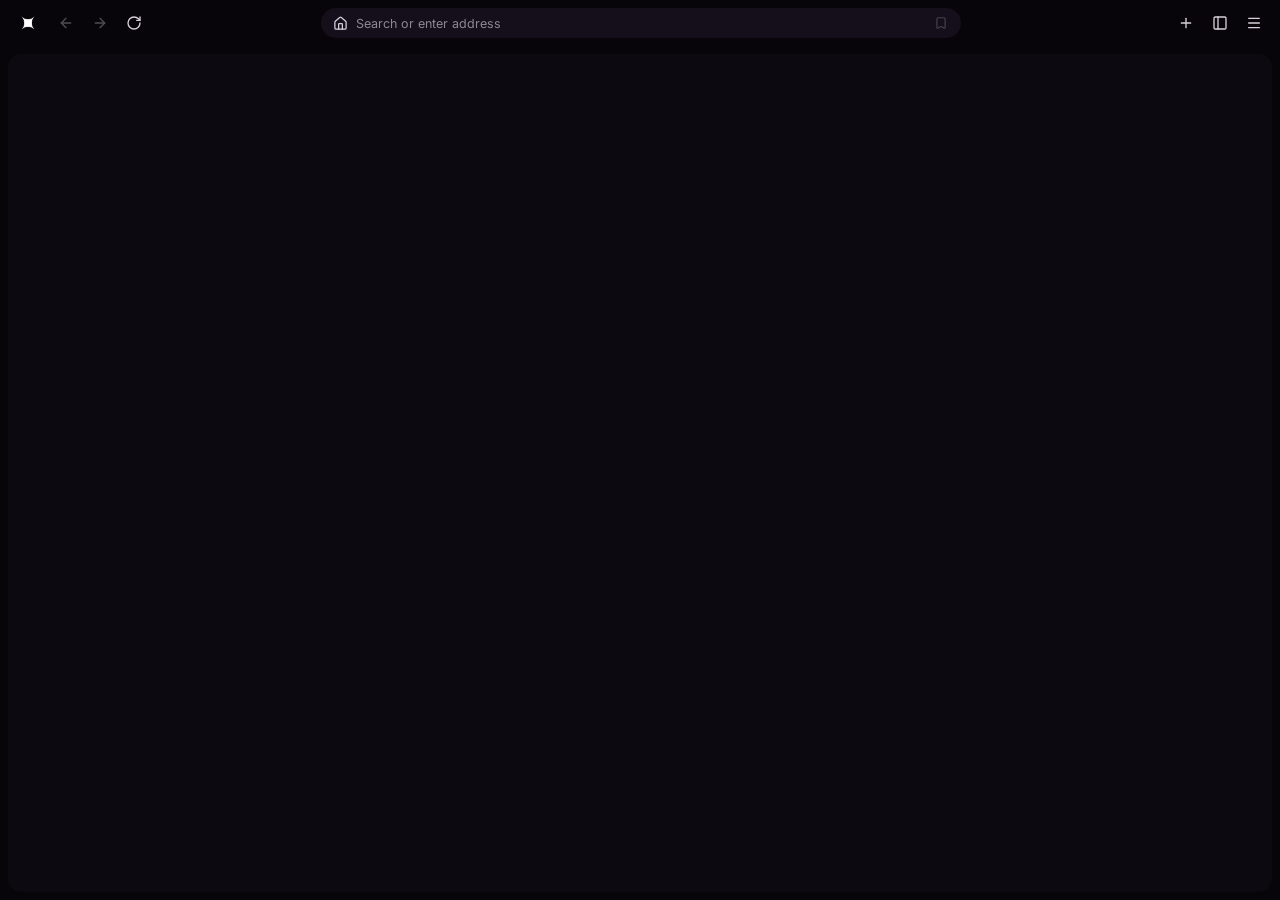
<file: index.html>
<!DOCTYPE html>
<html lang="en">

<head>
    <meta charset="UTF-8">
    <meta name="viewport" content="width=device-width, initial-scale=1.0">
    <title>paroxysm</title>
    <link rel="preload" href="fonts/inter-latin-wght-normal.woff2" as="font" type="font/woff2" crossorigin>
    <link rel="stylesheet" href="paroxysm.css">
    <link rel="icon" href="assets/paroxysm/paroxysm_darkmode_favicon.ico" sizes="any">
    <script src="paroxysm-settings.js"></script>
</head>

<body class="browser layout-h">
    <script>try { if (localStorage.getItem("paroxysm:layout") === "v") document.body.className = "browser layout-v"; } catch (e) {}</script>
    <svg width="0" height="0" style="position:absolute" aria-hidden="true">
        <symbol id="i-plus" viewBox="0 0 24 24"><path d="M5 12h14" /><path d="M12 5v14" /></symbol>
        <symbol id="i-arrow-left" viewBox="0 0 24 24"><path d="m12 19-7-7 7-7" /><path d="M19 12H5" /></symbol>
        <symbol id="i-arrow-right" viewBox="0 0 24 24"><path d="M5 12h14" /><path d="m12 5 7 7-7 7" /></symbol>
        <symbol id="i-rotate-cw" viewBox="0 0 24 24"><path d="M21 12a9 9 0 1 1-9-9c2.52 0 4.93 1 6.74 2.74L21 8" /><path d="M21 3v5h-5" /></symbol>
        <symbol id="i-settings" viewBox="0 0 24 24"><path d="M9.671 4.136a2.34 2.34 0 0 1 4.659 0 2.34 2.34 0 0 0 3.319 1.915 2.34 2.34 0 0 1 2.33 4.033 2.34 2.34 0 0 0 0 3.831 2.34 2.34 0 0 1-2.33 4.033 2.34 2.34 0 0 0-3.319 1.915 2.34 2.34 0 0 1-4.659 0 2.34 2.34 0 0 0-3.32-1.915 2.34 2.34 0 0 1-2.33-4.033 2.34 2.34 0 0 0 0-3.831A2.34 2.34 0 0 1 6.35 6.051a2.34 2.34 0 0 0 3.319-1.915" /><circle cx="12" cy="12" r="3" /></symbol>
        <symbol id="i-x" viewBox="0 0 24 24"><path d="M18 6 6 18" /><path d="m6 6 12 12" /></symbol>
        <symbol id="i-panel-left" viewBox="0 0 24 24"><rect width="18" height="18" x="3" y="3" rx="2" /><path d="M9 3v18" /></symbol>
        <symbol id="i-house" viewBox="0 0 24 24"><path d="M15 21v-8a1 1 0 0 0-1-1h-4a1 1 0 0 0-1 1v8" /><path d="M3 10a2 2 0 0 1 .709-1.528l7-6a2 2 0 0 1 2.582 0l7 6A2 2 0 0 1 21 10v9a2 2 0 0 1-2 2H5a2 2 0 0 1-2-2z" /></symbol>
        <symbol id="i-menu" viewBox="0 0 24 24"><path d="M4 5h16" /><path d="M4 12h16" /><path d="M4 19h16" /></symbol>
        <symbol id="i-globe" viewBox="0 0 24 24"><circle cx="12" cy="12" r="10" /><path d="M12 2a14.5 14.5 0 0 0 0 20 14.5 14.5 0 0 0 0-20" /><path d="M2 12h20" /></symbol>
        <symbol id="i-gamepad-2" viewBox="0 0 24 24"><line x1="6" x2="10" y1="11" y2="11" /><line x1="8" x2="8" y1="9" y2="13" /><line x1="15" x2="15.01" y1="12" y2="12" /><line x1="18" x2="18.01" y1="10" y2="10" /><path d="M17.32 5H6.68a4 4 0 0 0-3.978 3.59c-.006.052-.01.101-.017.152C2.604 9.416 2 14.456 2 16a3 3 0 0 0 3 3c1 0 1.5-.5 2-1l1.414-1.414A2 2 0 0 1 9.828 16h4.344a2 2 0 0 1 1.414.586L17 18c.5.5 1 1 2 1a3 3 0 0 0 3-3c0-1.545-.604-6.584-.685-7.258-.007-.05-.011-.1-.017-.151A4 4 0 0 0 17.32 5z" /></symbol>
        <symbol id="i-sparkles" viewBox="0 0 24 24"><path d="M11.017 2.814a1 1 0 0 1 1.966 0l1.051 5.558a2 2 0 0 0 1.594 1.594l5.558 1.051a1 1 0 0 1 0 1.966l-5.558 1.051a2 2 0 0 0-1.594 1.594l-1.051 5.558a1 1 0 0 1-1.966 0l-1.051-5.558a2 2 0 0 0-1.594-1.594l-5.558-1.051a1 1 0 0 1 0-1.966l5.558-1.051a2 2 0 0 0 1.594-1.594z" /><path d="M20 2v4" /><path d="M22 4h-4" /><circle cx="4" cy="20" r="2" /></symbol>
        <symbol id="i-bookmark" viewBox="0 0 24 24"><path d="M17 3a2 2 0 0 1 2 2v15a1 1 0 0 1-1.496.868l-4.512-2.578a2 2 0 0 0-1.984 0l-4.512 2.578A1 1 0 0 1 5 20V5a2 2 0 0 1 2-2z" /></symbol>
        <symbol id="i-panel-top" viewBox="0 0 24 24"><rect width="18" height="18" x="3" y="3" rx="2" /><path d="M3 9h18" /></symbol>
        <symbol id="i-sun" viewBox="0 0 24 24"><circle cx="12" cy="12" r="4" /><path d="M12 2v2" /><path d="M12 20v2" /><path d="m4.93 4.93 1.41 1.41" /><path d="m17.66 17.66 1.41 1.41" /><path d="M2 12h2" /><path d="M20 12h2" /><path d="m6.34 17.66-1.41 1.41" /><path d="m19.07 4.93-1.41 1.41" /></symbol>
        <symbol id="i-moon" viewBox="0 0 24 24"><path d="M20.985 12.486a9 9 0 1 1-9.473-9.472c.405-.022.617.46.402.803a6 6 0 0 0 8.268 8.268c.344-.215.825-.004.803.401" /></symbol>
        <symbol id="i-refresh-cw" viewBox="0 0 24 24"><path d="M3 12a9 9 0 0 1 9-9 9.75 9.75 0 0 1 6.74 2.74L21 8" /><path d="M21 3v5h-5" /><path d="M21 12a9 9 0 0 1-9 9 9.75 9.75 0 0 1-6.74-2.74L3 16" /><path d="M8 16H3v5" /></symbol>
        <symbol id="i-trash-2" viewBox="0 0 24 24"><path d="M10 11v6" /><path d="M14 11v6" /><path d="M19 6v14a2 2 0 0 1-2 2H7a2 2 0 0 1-2-2V6" /><path d="M3 6h18" /><path d="M8 6V4a2 2 0 0 1 2-2h4a2 2 0 0 1 2 2v2" /></symbol>
        <symbol id="i-siren" viewBox="0 0 24 24"><path d="M7 18v-6a5 5 0 1 1 10 0v6" /><path d="M5 21a1 1 0 0 0 1 1h12a1 1 0 0 0 1-1v-1a2 2 0 0 0-2-2H7a2 2 0 0 0-2 2z" /><path d="M21 12h1" /><path d="M18.5 4.5 18 5" /><path d="M2 12h1" /><path d="M12 2v1" /><path d="m4.929 4.929.707.707" /><path d="M12 12v6" /></symbol>
        <symbol id="i-zap" viewBox="0 0 24 24"><path d="M15.914 4a1.5 1.5 0 00-2.474-1.561l-9 9A1.5 1.5 0 005.5 14h4.002a.5.5 0 01.471.666L8.086 20a1.5 1.5 0 002.475 1.56l9-9A1.5 1.5 0 0018.5 10h-3.997a.5.5 0 01-.472-.667z" /></symbol>
        <symbol id="i-eye-off" viewBox="0 0 24 24"><path d="M10.733 5.076a10.744 10.744 0 0 1 11.205 6.575 1 1 0 0 1 0 .696 10.747 10.747 0 0 1-1.444 2.49" /><path d="M14.084 14.158a3 3 0 0 1-4.242-4.242" /><path d="M17.479 17.499a10.75 10.75 0 0 1-15.417-5.151 1 1 0 0 1 0-.696 10.75 10.75 0 0 1 4.446-5.143" /><path d="m2 2 20 20" /></symbol>
        <symbol id="i-info" viewBox="0 0 24 24"><circle cx="12" cy="12" r="10" /><path d="M12 16v-4" /><path d="M12 8h.01" /></symbol>
        <symbol id="i-scroll-text" viewBox="0 0 24 24"><path d="M15 12h-5" /><path d="M15 8h-5" /><path d="M19 17V5a2 2 0 0 0-2-2H4" /><path d="M8 21h12a2 2 0 0 0 2-2v-1a1 1 0 0 0-1-1H11a1 1 0 0 0-1 1v1a2 2 0 1 1-4 0V5a2 2 0 1 0-4 0v2a1 1 0 0 0 1 1h3" /></symbol>
    </svg>

    <header class="toolbar">
        <div class="toolbar-left">
            <button class="brand" id="brandBtn" title="Home" aria-label="paroxysm home"><img id="brandImg" alt="" src="assets/paroxysm/paroxysm_darkmode_icon.png"></button>
            <button class="nav-btn" id="railToggle" title="Toggle sidebar"><svg class="icon" aria-hidden="true"><use href="#i-panel-left"/></svg></button>
            <button class="nav-btn" id="backBtn" title="Back"><svg class="icon" aria-hidden="true"><use href="#i-arrow-left"/></svg></button>
            <button class="nav-btn" id="forwardBtn" title="Forward"><svg class="icon" aria-hidden="true"><use href="#i-arrow-right"/></svg></button>
            <button class="nav-btn" id="reloadBtn" title="Reload"><svg class="icon" aria-hidden="true"><use href="#i-rotate-cw"/></svg></button>
        </div>

        <div class="url-bar">
            <span class="url-icon"><svg class="icon" aria-hidden="true"><use id="urlIconUse" href="#i-house"/></svg></span>
            <div class="url-field" id="urlField">
                <div class="url-display" id="urlDisplay" aria-hidden="true"></div>
                <input type="text" id="urlInput" placeholder="Search or enter address"
                    autocomplete="off" autocorrect="off" autocapitalize="off" spellcheck="false">
            </div>
            <button class="url-btn" id="bookmarkBtn" title="Bookmark this page" aria-label="Bookmark this page"><svg class="icon" aria-hidden="true"><use href="#i-bookmark"/></svg></button>
        </div>

        <div class="toolbar-right">
            <button class="nav-btn" id="layoutBtn" title="Switch layout" aria-label="Switch layout"><svg class="icon" aria-hidden="true"><use href="#i-panel-left"/></svg></button>
            <button class="nav-btn" id="menuBtn" title="Menu" aria-label="Menu"><svg class="icon" aria-hidden="true"><use href="#i-menu"/></svg></button>
        </div>
    </header>

    <div class="tab-strip" id="tabStrip"></div>
    <div class="marks" id="marksBar"></div>

    <aside class="rail">
        <div class="tab-bar" id="tabBar">
            <button class="new-tab-btn" id="newTabBtn" title="New tab">
                <svg class="icon" aria-hidden="true"><use href="#i-plus"/></svg>
                <span>New tab</span>
            </button>
        </div>
        <div class="rail-links" id="railLinks"></div>
        <div class="rail-resizer" id="railResizer" title="Drag to resize (double-click to reset)"></div>
    </aside>

    <div class="frames" id="frames"></div>

    <div class="pill" id="pill" role="status" aria-live="polite"></div>

    <script src="paroxysm.config.js"></script>
    <script src="paroxysm-cloak.js"></script>
    <script src="paroxysm-outer.js"></script>
    <script src="scramjet/scramjet.js"></script>
    <script src="controller/controller.api.js"></script>
    <script src="paroxysm-adapter.js"></script>
    <script src="epoxy/index.js"></script>
    <script src="paroxysm-transport.js"></script>

    <script>
        const { Controller } = $scramjetController;
        const { defaultConfig } = $scramjet;
        const EpoxyTransport = self.EpoxyTransport.default;

        // built-in servers from paroxysm.config.js (encoded) plus custom ones from settings
        const decodeWisp = s => { try { return atob(s).split("").reverse().join(""); } catch { return ""; } };
        const BUILTIN_WISP = (window.PAROXYSM_CONFIG?.wispServers ?? []).map(decodeWisp).filter(Boolean);
        const WISP_SERVERS = []; // { id, name, url, custom }
        let activeServerIdx = 0;
        let activeServerId = null;

        function rebuildServers() {
            const custom = (paroxysmSettings.get().customWisp ?? []).filter(u => /^wss?:\/\/\S+$/i.test(u));
            WISP_SERVERS.length = 0;
            BUILTIN_WISP.forEach((url, i) => WISP_SERVERS.push({ id: "b" + i, name: "Wisp Server " + (i + 1), url, custom: false }));
            custom.forEach((url, i) => WISP_SERVERS.push({ id: "c" + i, name: "Custom Server " + (i + 1), url, custom: true }));
            const at = WISP_SERVERS.findIndex(x => x.id === activeServerId);
            if (at >= 0) activeServerIdx = at;
        }
        rebuildServers();

        const LOCAL_SCHEME = "paroxysm://";
        // "newtab" is an alias for home
        const LOCAL_ROUTES = {
            home: { file: "newtab.html", title: "Home", icon: "house" },
            games: { file: "games.html", title: "Games", icon: "gamepad-2" },
            assistant: { file: "assistant.html", title: "AI", icon: "sparkles" },
            settings: { file: "settings.html", title: "Settings", icon: "settings" },
            changelog: { file: "changelog.html", title: "Changelog", icon: "scroll-text" }
        };
        const HOME_URL = LOCAL_SCHEME + "home";
        const SETTINGS_URL = LOCAL_SCHEME + "settings";

        const tabBar = document.getElementById("tabBar");
        const newTabBtn = document.getElementById("newTabBtn");
        const framesEl = document.getElementById("frames");
        const urlInput = document.getElementById("urlInput");
        const urlIconUse = document.getElementById("urlIconUse");
        const pillEl = document.getElementById("pill");
        const railLinks = document.getElementById("railLinks");

        let scramjet = null;
        let ready = false;

        let pillTimer = null;

        function showPill(kind, message, ms = 3500) {
            clearTimeout(pillTimer);
            pillEl.className = "pill show " + kind;
            pillEl.textContent = message;
            if (ms) pillTimer = setTimeout(hidePill, ms);
        }

        function hidePill() {
            clearTimeout(pillTimer);
            pillEl.classList.remove("show");
        }
        window.paroxysmPill = showPill; // used by paroxysm-transport.js

        // init() reports here; only problems show
        const STATUS_TEXT = {
            "Not ready, wait...": "Can't reach a wisp server. Retrying…",
            "Transport failed": "The network transport failed to start."
        };

        function setStatus(state, message) {
            if (state === "warn") showPill("warn", STATUS_TEXT[message] ?? message, 0); // stays while retrying
            else if (state === "error") showPill("error", STATUS_TEXT[message] ?? message, 10000);
            else hidePill(); // connecting or ready
        }

        // first reachable server wins; init() is wrapped below to pick it first
        const PROBE_CAP_MS = 5000;

        function probeWithin(url, ms) {
            return Promise.race([
                probeWisp(url),
                new Promise((_, reject) => setTimeout(() => reject(new Error("Timed out")), ms))
            ]);
        }

        // picked server first then list order
        function serverOrder(auto) {
            const all = WISP_SERVERS.map((_, i) => i);
            const pick = auto ? -1 : WISP_SERVERS.findIndex(x => x.id === paroxysmSettings.get().wispPreferred);
            return pick > 0 ? [pick, ...all.filter(i => i !== pick)] : all;
        }

        // first reachable index; retries forever unless once (-1); auto ignores pick
        async function findWispServer(once = false, auto = false) {
            if (!WISP_SERVERS.length) {
                setStatus("error", "No wisp servers are configured (see paroxysm.config.js).");
                return once ? -1 : new Promise(() => {});
            }
            while (true) {
                const order = serverOrder(auto);
                for (const i of order) {
                    try {
                        await probeWithin(WISP_SERVERS[i].url, PROBE_CAP_MS);
                        if (!auto && i !== order[0] && paroxysmSettings.get().wispPreferred) {
                            showPill("warn", `${WISP_SERVERS[order[0]].name} is unavailable. Using ${WISP_SERVERS[i].name}.`, 5000);
                        }
                        return i;
                    } catch (e) {
                        console.error(`[paroxysm] wisp server ${i + 1}/${WISP_SERVERS.length} unavailable:`, e);
                    }
                }
                if (once) return -1;
                setStatus("warn", "Not ready, wait...");
                await new Promise(r => setTimeout(r, 2000));
            }
        }

        const initWithServer = init;
        init = async function () {
            activeServerIdx = await findWispServer();
            activeServerId = WISP_SERVERS[activeServerIdx]?.id ?? null;
            return initWithServer();
        };

        async function checkConnection() {
            const srv = WISP_SERVERS[activeServerIdx];
            if (!srv) { showPill("warn", "No wisp server is configured.", 4000); return false; }
            const t0 = performance.now();
            try {
                await probeWisp(srv.url);
                showPill("ok", `${srv.name} is reachable (${Math.round(performance.now() - t0)} ms)`);
                return true;
            } catch (e) {
                showPill("warn", `Can't reach ${srv.name}: ${e.message}`, 6000);
                return false;
            }
        }

        function testAll() {
            return Promise.all(WISP_SERVERS.map(async s => {
                const t0 = performance.now();
                try {
                    await probeWisp(s.url);
                    return { id: s.id, name: s.name, ok: true, ms: Math.round(performance.now() - t0) };
                } catch (e) {
                    return { id: s.id, name: s.name, ok: false, error: e.message };
                }
            }));
        }

        async function findBestServer() {
            const idx = await findWispServer(true, true);
            if (idx === -1) { showPill("warn", "No wisp server responded.", 5000); return false; }
            paroxysmSettings.set({ wispPreferred: "" }); // back to automatic
            if (idx === activeServerIdx && ready) {
                showPill("ok", `Already on the best available server (${WISP_SERVERS[idx].name})`);
                return true;
            }
            scramjet = null;
            ready = false;
            init();
            return true;
        }

        // probe first so a dead pick never leaves you offline
        async function selectServer(i) {
            const srv = WISP_SERVERS[i];
            if (!srv) return false;
            if (i === activeServerIdx && ready) {
                paroxysmSettings.set({ wispPreferred: srv.id });
                showPill("ok", `Already using ${srv.name}`);
                return true;
            }
            try {
                await probeWithin(srv.url, PROBE_CAP_MS);
            } catch (e) {
                showPill("warn", `Can't reach ${srv.name}. Staying on the current server.`, 5000);
                return false;
            }
            paroxysmSettings.set({ wispPreferred: srv.id });
            scramjet = null;
            ready = false;
            init();
            return true;
        }

        function addCustomServer(input) {
            const url = String(input ?? "").trim();
            if (!/^wss?:\/\/\S+$/i.test(url)) return { ok: false, error: "That needs to start with wss:// (or ws://) and have no spaces." };
            if (WISP_SERVERS.some(x => x.url === url)) return { ok: false, error: "That server is already in the list." };
            paroxysmSettings.set({ customWisp: [...(paroxysmSettings.get().customWisp ?? []), url] });
            rebuildServers();
            return { ok: true };
        }

        function removeCustomServer(index) {
            const srv = WISP_SERVERS[index];
            if (!srv?.custom) return { ok: false, error: "Built-in servers can't be removed." };
            if (index === activeServerIdx && ready) return { ok: false, error: "That server is in use. Pick another one first." };
            const s = paroxysmSettings.get();
            paroxysmSettings.set({
                customWisp: (s.customWisp ?? []).filter(u => u !== srv.url),
                wispPreferred: s.wispPreferred === srv.id ? "" : s.wispPreferred
            });
            rebuildServers();
            return { ok: true };
        }

        window.paroxysm = {
            servers: () => WISP_SERVERS.map(s => ({ id: s.id, name: s.name, custom: s.custom })), // never expose URLs
            activeIndex: () => activeServerIdx,
            isReady: () => ready,
            checkConnection,
            testAll,
            findBestServer,
            selectServer,
            addCustomServer,
            removeCustomServer,
            // fetch through wisp transport (used by AI page proxy setting)
            fetch: async (url, init = {}) => {
                const transport = ready && scramjet?.transport;
                if (!transport) throw new Error("The proxy isn't connected yet.");
                const headers = [...new Headers(init.headers ?? {})];
                let body = init.body ?? undefined;
                if (typeof body === "string") body = new TextEncoder().encode(body);
                const res = await transport.request(new URL(url), (init.method ?? "GET").toUpperCase(), body, headers, init.signal);
                const noBody = [101, 204, 205, 304].includes(res.status);
                return new Response(noBody ? null : res.body, { status: res.status, statusText: res.statusText, headers: new Headers(res.headers) });
            },
            about: () => ({
                version: window.PAROXYSM_CONFIG?.version ?? "dev",
                scramjet: self.$scramjet?.versionInfo?.version ?? "unknown",
                controller: self.$scramjetController?.versionInfo?.version ?? "unknown"
            })
        };

        function norm(u) {
            if (!u) return "https://example.com";
            return /^https?:\/\//i.test(u) ? u : "https://" + u;
        }

        function isUrl(str) {
            return /^[^\s]+\.[^\s]+/.test(str) || /^https?:\/\//i.test(str);
        }

        function resolveInput(input) {
            if (!input.trim()) return null;
            if (isUrl(input)) return norm(input);
            return paroxysmSettings.searchUrl(input);
        }

        function getDomain(url) {
            try { return new URL(url).hostname; } catch { return null; }
        }

        function getFaviconUrl(url) {
            const domain = getDomain(url);
            if (!domain) return null;
            return `https://www.google.com/s2/favicons?domain=${domain}&sz=16`;
        }

        // focus tab if open else open one
        function openLocal(url) {
            const norm = u => (!u || u === "newtab") ? HOME_URL : u; // new tab is stored as "newtab"
            const existing = tabs.find(t => norm(t.url) === norm(url));
            if (existing) { switchTab(existing.id); return; }
            createTab();
            go(url);
        }
        const openPage = key => openLocal(LOCAL_SCHEME + key);

        function renderRailLinks() {
            railLinks.replaceChildren(...paroxysmSettings.sidebarOrder().map(key => {
                const r = LOCAL_ROUTES[key];
                const b = document.createElement("button");
                b.className = "rail-link";
                b.title = r.title;
                b.innerHTML = `<svg class="icon" aria-hidden="true"><use href="#i-${r.icon}"/></svg><span>${r.title}</span>`;
                b.addEventListener("click", () => openPage(key));
                return b;
            }));
        }

        // prefix comes from controller config
        function proxiedUrlPattern() {
            const prefix = $scramjetController.config?.prefix ?? "/~/sj/";
            const escaped = prefix.replace(/[.*+?^${}()|[\]\\\/]/g, "\\$&");
            return new RegExp("https?:\\/\\/[^/]+" + escaped + "[^/]+\\/[^/]+\\/(https?.+)");
        }

        function routeKeyFor(url) {
            if (!url || url === "newtab") return "home";
            if (!url.startsWith(LOCAL_SCHEME)) return null;
            let page = url.slice(LOCAL_SCHEME.length).split(/[/?#]/)[0];
            if (page === "newtab") page = "home";
            if (page === "ai") page = "assistant"; // old address still works
            return LOCAL_ROUTES[page] ? page : null;
        }

        function iconNameFor(url) {
            const key = routeKeyFor(url);
            return key ? LOCAL_ROUTES[key].icon : "globe";
        }

        function syncOmnibox(tab) {
            urlIconUse.setAttribute("href", "#i-" + iconNameFor(tab?.url));
            syncBookmarkBtn(); // url just changed
        }

        function setTabIcon(tab, name) {
            if (!tab.tabEl) return;
            tab.tabEl.classList.add("local");
            tab.iconUse.setAttribute("href", "#i-" + name);
        }

        function getActiveTab() {
            return tabs.find(t => t.id === activeTabId) ?? null;
        }

        function renderTab(tab) {
            const el = document.createElement("div");
            el.className = "tab" + (tab.id === activeTabId ? " active" : "");
            el.dataset.id = tab.id;

            // two icon slots: site favicon (img) or Lucide icon (svg)
            const favicon = document.createElement("img");
            favicon.className = "tab-favicon";
            favicon.alt = "";
            favicon.onerror = () => setTabIcon(tab, "globe"); // lookup blocked or failed

            const icon = document.createElementNS("http://www.w3.org/2000/svg", "svg");
            icon.setAttribute("class", "icon tab-icon");
            icon.setAttribute("aria-hidden", "true");
            const iconUse = document.createElementNS("http://www.w3.org/2000/svg", "use");
            icon.appendChild(iconUse);

            const title = document.createElement("span");
            title.className = "tab-title";
            title.textContent = tab.title || "Home";

            const closeBtn = document.createElement("span");
            closeBtn.className = "tab-close";
            closeBtn.innerHTML = `<svg class="icon" aria-hidden="true"><use href="#i-x"/></svg>`;
            closeBtn.title = "Close tab";
            closeBtn.addEventListener("click", e => {
                e.stopPropagation();
                closeTab(tab.id);
            });

            el.appendChild(favicon);
            el.appendChild(icon);
            el.appendChild(title);
            el.appendChild(closeBtn);
            el.addEventListener("click", () => switchTab(tab.id));

            tab.tabEl = el;
            tab.faviconEl = favicon;
            tab.iconUse = iconUse;
            tabBar.insertBefore(el, newTabBtn.parentNode === tabBar ? newTabBtn : null); // New tab button sits in top bar in horizontal layout
            setTabIcon(tab, iconNameFor(tab.url));
        }

        function updateTabTitle(tab, title) {
            tab.title = title;
            if (tab.tabEl) tab.tabEl.querySelector(".tab-title").textContent = title;
        }

        function updateTabFavicon(tab, url) {
            if (!tab.faviconEl) return;
            const faviconUrl = getFaviconUrl(url);
            if (!faviconUrl) return;
            tab.tabEl?.classList.remove("local");
            tab.faviconEl.src = faviconUrl;
        }

        function syncTabBarActive() {
            tabs.forEach(t => t.tabEl?.classList.toggle("active", t.id === activeTabId));
        }

        const tabs = [];
        let activeTabId = null;
        let nextTabId = 0;

        // frames start hidden and fade in on load; hide again on unload to avoid white flash
        function watchFrame(tab) {
            const f = tab.iframe;
            let safety = 0;
            const show = () => { clearTimeout(safety); f.classList.add("shown"); };
            const hide = () => {
                f.classList.remove("shown");
                clearTimeout(safety);
                safety = setTimeout(show, 6000); // never stay hidden if load is missed
            };
            f.addEventListener("load", () => {
                if (tab.frame && unservedFrame(f.contentWindow) && retryUnserved(tab)) return; // loaded without service worker route
                let html = true;
                try { html = /html/.test(f.contentDocument.contentType); } catch {}
                f.classList.toggle("web", !!tab.frame && html); // proxied html gets white canvas (text and json do not)
                try { f.contentWindow.addEventListener("pagehide", hide); } catch {}
                try { paroxysmCloak.watchWindow(f.contentWindow, !!tab.frame); } catch {} // panic key and masking
                show();
                syncNavButtons();
            });
        }

        function createTab(url = null) {
            const id = nextTabId++;
            const iframe = document.createElement("iframe");
            iframe.title = "paroxysm";
            framesEl.appendChild(iframe);

            const tab = { id, iframe, frame: null, url: url || "newtab", title: "Home", tabEl: null, faviconEl: null, iconUse: null, _pollInterval: null };
            tabs.push(tab);
            watchFrame(tab);

            renderTab(tab);
            switchTab(id);

            if (url && ready) {
                attachFrame(tab, url);
            } else if (!url) {
                iframe.src = "newtab.html";
            }

            return tab;
        }

        function attachFrame(tab, url) {
            tab.frame = scramjet.createFrame(tab.iframe);
            tab.url = norm(url);
            tab.frame.go(tab.url);
            updateTabTitle(tab, tab.url);
            updateTabFavicon(tab, tab.url);

            if (tab._pollInterval) clearInterval(tab._pollInterval);
            tab._pollInterval = setInterval(() => {
                try {
                    const doc = tab.iframe.contentDocument;
                    const win = tab.iframe.contentWindow;
                    if (!doc || !win) return;

                    const raw = win.location.href;
                    if (raw && raw !== "about:blank") {
                        const match = raw.match(proxiedUrlPattern());
                        const realUrl = match ? decodeURIComponent(match[1].split("?")[0]) : raw;
                        if (realUrl !== tab.url) {
                            tab.url = realUrl;
                            updateTabFavicon(tab, realUrl);
                            if (tab.id === activeTabId) urlInput.value = realUrl;
                        }
                    }

                    const title = doc.title;
                    if (title && title !== "Just a moment..." && title !== tab.title) {
                        updateTabTitle(tab, title);
                    }
                } catch {}
            }, 500);
        }

        function switchTab(id) {
            activeTabId = id;
            tabs.forEach(t => t.iframe.classList.toggle("active", t.id === id));
            syncTabBarActive();
            const tab = getActiveTab();
            if (tab) {
                urlInput.value = tab.url === "newtab" ? HOME_URL : (tab.url || "");
                syncOmnibox(tab);
            }
            syncNavButtons();
        }

        function closeTab(id) {
            const idx = tabs.findIndex(t => t.id === id);
            if (idx === -1) return;
            const tab = tabs[idx];
            clearInterval(tab._pollInterval);
            tab.iframe.remove();
            tab.tabEl?.remove();
            tabs.splice(idx, 1);
            if (tabs.length === 0) { createTab(); return; }
            if (activeTabId === id) switchTab(tabs[Math.min(idx, tabs.length - 1)].id);
        }

        function go(input) {
            const tab = getActiveTab();
            if (!tab) return;

            if (input.startsWith(LOCAL_SCHEME)) {
                const page = routeKeyFor(input);
                if (!page) return;
                const route = LOCAL_ROUTES[page];
                const rest = input.slice(LOCAL_SCHEME.length);
                const query = rest.includes("?") ? rest.slice(rest.indexOf("?")).split("#")[0] : ""; // e.g. ?g=game-id
                clearInterval(tab._pollInterval);
                tab._pollInterval = null;
                tab.frame = null;
                tab.url = LOCAL_SCHEME + page + query;
                urlInput.value = tab.url;
                updateTabTitle(tab, route.title);
                setTabIcon(tab, route.icon);
                syncOmnibox(tab);
                tab.iframe.src = route.file + query;
                return;
            }

            const url = resolveInput(input);
            if (!url) return;
            urlInput.value = url;
            tab.url = url;
            updateTabTitle(tab, url);
            updateTabFavicon(tab, url);
            syncOmnibox(tab);
            if (!tab.frame) {
                if (!ready) {
                    showPill("warn", "Still connecting. The page will load once a wisp server is ready.", 4000);
                    return;
                }
                attachFrame(tab, url);
            } else {
                tab.frame.go(url);
            }
        }

        urlInput.addEventListener("keydown", e => { if (e.key === "Enter") go(urlInput.value); });
        const backBtn = document.getElementById("backBtn"), forwardBtn = document.getElementById("forwardBtn");
        backBtn.onclick = () => getActiveTab()?.iframe?.contentWindow?.history.back();
        forwardBtn.onclick = () => getActiveTab()?.iframe?.contentWindow?.history.forward();
        document.getElementById("reloadBtn").onclick = () => getActiveTab()?.iframe?.contentWindow?.location.reload();

        // grey out back and forward with nowhere to go; stay enabled if history is unreadable
        // proxied pages hide navigation so read it through shell's getter
        const navigationOf = Object.getOwnPropertyDescriptor(window, "navigation")?.get;
        function syncNavButtons() {
            let nav = null;
            try { const win = getActiveTab()?.iframe?.contentWindow; nav = navigationOf ? navigationOf.call(win) : win?.navigation; } catch {}
            const known = typeof nav?.canGoBack === "boolean";
            backBtn.disabled = known && !nav.canGoBack;
            forwardBtn.disabled = known && !nav.canGoForward;
        }
        setInterval(syncNavButtons, 300);
        newTabBtn.onclick = () => createTab();

        renderRailLinks();
        paroxysmCloak.init();
        paroxysmSettings.onChange(() => { renderRailLinks(); rebuildServers(); syncBrand(); renderMarks(); });

        // sidebar collapse (remembered)
        const RAIL_KEY = "paroxysm:rail-collapsed";
        function setRailCollapsed(on) {
            document.body.classList.toggle("rail-collapsed", on);
            try { localStorage.setItem(RAIL_KEY, on ? "1" : "0"); } catch {}
        }
        try { if (localStorage.getItem(RAIL_KEY) === "1") setRailCollapsed(true); } catch {}
        document.getElementById("railToggle").addEventListener("click",
            () => setRailCollapsed(!document.body.classList.contains("rail-collapsed")));

        // sidebar resize (double-click resets; remembered)
        const RAIL_W_KEY = "paroxysm:rail-width", RAIL_W_MIN = 160, RAIL_W_MAX = 360;
        function setRailWidth(px, save = true) {
            if (px == null) document.body.style.removeProperty("--rail-w");
            else document.body.style.setProperty("--rail-w", Math.min(RAIL_W_MAX, Math.max(RAIL_W_MIN, Math.round(px))) + "px");
            if (save) try { px == null ? localStorage.removeItem(RAIL_W_KEY) : localStorage.setItem(RAIL_W_KEY, String(Math.round(px))); } catch {}
        }
        try { const w = Number(localStorage.getItem(RAIL_W_KEY)); if (w) setRailWidth(w, false); } catch {}

        const resizer = document.getElementById("railResizer");
        let resizing = false, lastDown = 0;
        resizer.addEventListener("pointerdown", e => {
            const now = performance.now();
            if (now - lastDown < 350) { lastDown = 0; setRailWidth(null); return; } // quick second press resets
            lastDown = now;
            resizing = true;
            resizer.setPointerCapture(e.pointerId);
            document.body.classList.add("resizing");
        });
        resizer.addEventListener("pointermove", e => { if (resizing) setRailWidth(e.clientX, false); });
        const endResize = e => {
            if (!resizing) return;
            resizing = false;
            document.body.classList.remove("resizing");
            const w = parseInt(getComputedStyle(document.body).getPropertyValue("--rail"), 10);
            if (w) setRailWidth(w);
        };
        resizer.addEventListener("pointerup", endResize);
        resizer.addEventListener("pointercancel", endResize);

        const LAYOUT_KEY = "paroxysm:layout";
        const tabStrip = document.getElementById("tabStrip");
        const toolbarRight = document.querySelector(".toolbar-right");
        const railEl = document.querySelector(".rail");
        const layoutBtn = document.getElementById("layoutBtn");

        function setLayout(mode, save = true) {
            const horizontal = mode !== "v";
            document.body.classList.toggle("layout-h", horizontal);
            document.body.classList.toggle("layout-v", !horizontal);
            if (horizontal) { tabStrip.append(tabBar); toolbarRight.prepend(newTabBtn); }
            else { railEl.prepend(tabBar); tabBar.append(newTabBtn); }
            layoutBtn.querySelector("use").setAttribute("href", horizontal ? "#i-panel-left" : "#i-panel-top");
            layoutBtn.title = horizontal ? "Switch to sidebar tabs" : "Switch to horizontal tabs";
            layoutBtn.setAttribute("aria-label", layoutBtn.title);
            if (save) try { localStorage.setItem(LAYOUT_KEY, horizontal ? "h" : "v"); } catch {}
        }
        layoutBtn.addEventListener("click", () => setLayout(document.body.classList.contains("layout-h") ? "v" : "h"));
        try { setLayout(localStorage.getItem(LAYOUT_KEY) === "v" ? "v" : "h", false); } catch { setLayout("h", false); }

        // brand icon follows theme
        const brandImg = document.getElementById("brandImg");
        function syncBrand() {
            brandImg.src = `assets/paroxysm/paroxysm_${paroxysmSettings.get().theme === "light" ? "lightmode" : "darkmode"}_icon.png`;
        }
        syncBrand();
        document.getElementById("brandBtn").addEventListener("click", () => openPage("home"));

        // input holds real address; coloured copy shows while not editing
        const urlField = document.getElementById("urlField");
        const urlDisplay = document.getElementById("urlDisplay");
        function renderUrlDisplay() {
            urlDisplay.replaceChildren();
            urlField.classList.remove("styled");
            const v = urlInput.value;
            if (!v || document.activeElement === urlInput) return;
            let u;
            try { u = new URL(v); } catch { return; }
            let rest = u.pathname + u.search + u.hash;
            if (rest === "/") rest = "";
            if (u.protocol !== "http:" && u.protocol !== "https:") urlDisplay.append(document.createTextNode(u.protocol + "//"));
            const host = document.createElement("b");
            host.textContent = u.host;
            urlDisplay.append(host);
            if (rest) urlDisplay.append(document.createTextNode(rest));
            urlField.classList.add("styled");
        }
        // catch every direct set of urlInput.value
        const valueDesc = Object.getOwnPropertyDescriptor(HTMLInputElement.prototype, "value");
        Object.defineProperty(urlInput, "value", {
            configurable: true,
            get() { return valueDesc.get.call(this); },
            set(v) { valueDesc.set.call(this, v); renderUrlDisplay(); syncBookmarkBtn(); }
        });
        urlInput.addEventListener("focus", () => { renderUrlDisplay(); urlInput.select(); });
        urlInput.addEventListener("blur", renderUrlDisplay);

        let ctxEl = null;
        function closeCtx() { ctxEl?.remove(); ctxEl = null; }
        function showCtx(x, y, items) {
            closeCtx();
            ctxEl = document.createElement("div");
            ctxEl.className = "ctx";
            items.forEach(([label, fn]) => {
                const b = document.createElement("button");
                b.textContent = label;
                b.addEventListener("click", () => { closeCtx(); fn(); });
                ctxEl.append(b);
            });
            document.body.append(ctxEl);
            ctxEl.style.left = Math.min(x, innerWidth - ctxEl.offsetWidth - 8) + "px";
            ctxEl.style.top = Math.min(y, innerHeight - ctxEl.offsetHeight - 8) + "px";
        }
        addEventListener("pointerdown", e => { if (ctxEl && !ctxEl.contains(e.target)) closeCtx(); }, true);
        addEventListener("keydown", e => { if (e.key === "Escape") closeCtx(); });

        // resolves to typed value or null on cancel
        function askText(title, label, value) {
            return new Promise(resolve => {
                const back = document.createElement("div");
                back.className = "modal-back";
                const box = document.createElement("div");
                box.className = "modal";
                box.innerHTML = `<h3></h3><label class="field"><span></span><input class="text-input" type="text" autocomplete="off" spellcheck="false"></label>
                    <div class="actions"><button class="btn" data-x="cancel">Cancel</button><button class="btn primary" data-x="ok">Save</button></div>`;
                box.querySelector("h3").textContent = title;
                box.querySelector("span").textContent = label;
                const input = box.querySelector("input");
                input.value = value ?? "";
                const done = v => { back.remove(); resolve(v); };
                box.querySelector('[data-x="cancel"]').onclick = () => done(null);
                box.querySelector('[data-x="ok"]').onclick = () => done(input.value.trim());
                input.addEventListener("keydown", e => { if (e.key === "Enter") done(input.value.trim()); if (e.key === "Escape") done(null); });
                back.addEventListener("pointerdown", e => { if (e.target === back) done(null); });
                back.append(box);
                document.body.append(back);
                input.focus(); input.select();
            });
        }

        const MARKS_KEY = "paroxysm:bookmarks";
        const marksBar = document.getElementById("marksBar");
        const bookmarkBtn = document.getElementById("bookmarkBtn");
        const readMarks = () => { try { const a = JSON.parse(localStorage.getItem(MARKS_KEY) || "[]"); return Array.isArray(a) ? a : []; } catch { return []; } };
        function writeMarks(list) { try { localStorage.setItem(MARKS_KEY, JSON.stringify(list)); } catch {} renderMarks(); syncBookmarkBtn(); }
        const normUrl = u => { try { return new URL(u).href; } catch { return String(u); } };

        // "" for Home (not bookmarked)
        function currentPageUrl() {
            const t = getActiveTab();
            const v = urlInput.value.trim();
            if (!t || !v || t.url === "newtab" || v === HOME_URL) return "";
            return v;
        }
        function syncBookmarkBtn() {
            const url = currentPageUrl();
            const has = !!url && readMarks().some(m => normUrl(m.url) === normUrl(url));
            bookmarkBtn.disabled = !url;
            bookmarkBtn.classList.toggle("on", has);
            bookmarkBtn.title = has ? "Remove bookmark" : "Bookmark this page";
        }
        bookmarkBtn.addEventListener("click", () => {
            const url = currentPageUrl();
            if (!url) return;
            const list = readMarks();
            const at = list.findIndex(m => normUrl(m.url) === normUrl(url));
            if (at >= 0) { list.splice(at, 1); writeMarks(list); return; }
            const t = getActiveTab();
            let title = t?.title;
            if (!title || title === url || title === t.url) { try { title = new URL(url).host; } catch { title = url; } }
            list.push({ id: Date.now().toString(36) + Math.random().toString(36).slice(2, 6), title: title.slice(0, 80), url });
            writeMarks(list);
        });

        function openMark(m, newTab) {
            if (newTab) createTab();
            go(m.url);
        }

        let dragMarkId = null;
        function renderMarks() {
            const list = readMarks();
            marksBar.classList.toggle("show", list.length > 0 && paroxysmSettings.get().bookmarksBar !== false);
            marksBar.replaceChildren(...list.map(m => {
                const b = document.createElement("button");
                b.className = "mark";
                b.draggable = true;
                b.title = m.title + "\n" + m.url;
                const fav = getFaviconUrl(m.url);
                const lucide = name => { const svg = document.createElementNS("http://www.w3.org/2000/svg", "svg"); svg.setAttribute("class", "icon"); svg.setAttribute("aria-hidden", "true"); const use = document.createElementNS("http://www.w3.org/2000/svg", "use"); use.setAttribute("href", "#i-" + name); svg.append(use); return svg; };
                if (fav) { const i = document.createElement("img"); i.alt = ""; i.src = fav; i.onerror = () => i.replaceWith(lucide("globe")); b.append(i); }
                else b.append(lucide(iconNameFor(m.url)));
                const label = document.createElement("span");
                label.textContent = m.title;
                b.append(label);
                b.addEventListener("click", e => openMark(m, e.ctrlKey || e.metaKey));
                b.addEventListener("auxclick", e => { if (e.button === 1) { e.preventDefault(); openMark(m, true); } });
                b.addEventListener("contextmenu", e => {
                    e.preventDefault();
                    showCtx(e.clientX, e.clientY, [
                        ["Open in new tab", () => openMark(m, true)],
                        ["Rename", async () => { const t = await askText("Rename bookmark", "Name", m.title); if (t) writeMarks(readMarks().map(x => x.id === m.id ? { ...x, title: t.slice(0, 80) } : x)); }],
                        ["Delete", () => writeMarks(readMarks().filter(x => x.id !== m.id))]
                    ]);
                });
                b.addEventListener("dragstart", e => { dragMarkId = m.id; e.dataTransfer.effectAllowed = "move"; e.dataTransfer.setData("text/plain", m.id); });
                b.addEventListener("dragover", e => { if (dragMarkId && dragMarkId !== m.id) { e.preventDefault(); b.classList.add("over"); } });
                b.addEventListener("dragleave", () => b.classList.remove("over"));
                b.addEventListener("drop", e => {
                    e.preventDefault(); b.classList.remove("over");
                    if (!dragMarkId || dragMarkId === m.id) return;
                    const cur = readMarks();
                    const from = cur.findIndex(x => x.id === dragMarkId), to = cur.findIndex(x => x.id === m.id);
                    if (from < 0 || to < 0) return;
                    const [moved] = cur.splice(from, 1);
                    cur.splice(to, 0, moved);
                    dragMarkId = null;
                    writeMarks(cur);
                });
                b.addEventListener("dragend", () => { dragMarkId = null; });
                return b;
            }));
        }
        renderMarks();
        syncBookmarkBtn();
        addEventListener("storage", e => { if (e.key === MARKS_KEY) { renderMarks(); syncBookmarkBtn(); } });

        const menuBtn = document.getElementById("menuBtn");
        let menuEl = null, menuToken = 0;

        function iconEl(name) {
            const svg = document.createElementNS("http://www.w3.org/2000/svg", "svg");
            svg.setAttribute("class", "icon");
            svg.setAttribute("aria-hidden", "true");
            const use = document.createElementNS("http://www.w3.org/2000/svg", "use");
            use.setAttribute("href", "#i-" + name);
            svg.append(use);
            return svg;
        }

        function closeMenu() {
            menuToken++;
            const el = menuEl;
            menuEl = null;
            menuBtn.classList.remove("open");
            if (!el) return;
            if (getComputedStyle(el).animationName === "none") { el.remove(); return; } // reduced motion
            el.classList.add("closing"); // fade out then remove
            el.addEventListener("animationend", e => { if (e.target === el) el.remove(); });
            setTimeout(() => el.remove(), 400);
        }

        function confirmBox(title, text, okLabel) {
            return new Promise(resolve => {
                const back = document.createElement("div");
                back.className = "modal-back";
                const box = document.createElement("div");
                box.className = "modal";
                box.innerHTML = `<h3></h3><p class="modal-text"></p><div class="actions"><button class="btn" data-x="cancel">Cancel</button><button class="btn primary" data-x="ok"></button></div>`;
                box.querySelector("h3").textContent = title;
                box.querySelector("p").textContent = text;
                box.querySelector('[data-x="ok"]').textContent = okLabel;
                const done = v => { back.remove(); removeEventListener("keydown", onKey, true); resolve(v); };
                const onKey = e => { if (e.key === "Escape") done(false); };
                addEventListener("keydown", onKey, true);
                box.querySelector('[data-x="cancel"]').onclick = () => done(false);
                box.querySelector('[data-x="ok"]').onclick = () => done(true);
                back.addEventListener("pointerdown", e => { if (e.target === back) done(false); });
                back.append(box);
                document.body.append(back);
                box.querySelector('[data-x="cancel"]').focus();
            });
        }

        const GAME_SAVES_KEY = "paroxysm:game-saves";

        async function reconnectNow() {
            const t = scramjet?.transport;
            if (!ready || typeof t?.reconnect !== "function") { showPill("warn", "Not connected yet.", 3000); return; }
            await t.reconnect(true);
        }

        async function clearProxyCookies() {
            try {
                scramjet.cookieJar.clear();
                await scramjet.persistCookies();
                await scramjet.propagateCookieSync([], { clear: true });
                showPill("ok", "Proxy cookies cleared. Reload open pages to see the change.", 5000);
            } catch (e) {
                console.error("[paroxysm] clearing proxy cookies failed:", e);
                showPill("error", "Couldn't clear the proxy cookies.", 5000);
            }
        }

        function openAbout() {
            openLocal(SETTINGS_URL);
            const t = getActiveTab();
            const show = () => {
                try {
                    const w = t.iframe.contentWindow;
                    if (w.document.readyState !== "complete" || !w.location.pathname.endsWith("settings.html")) return;
                    w.showSection?.("about");
                    t.iframe.removeEventListener("load", show);
                } catch {}
            };
            t.iframe.addEventListener("load", show); // new Settings tab: wait for load
            show(); // already open
        }

        function menuGroups() {
            const s = paroxysmSettings.get();
            const light = s.theme === "light";
            const horizontal = document.body.classList.contains("layout-h");
            const marks = readMarks().length;
            const disguiseOn = !!s.tabCloak && s.tabCloak !== "off";
            const cloakLabel = id => paroxysmSettings.cloaks.find(c => c.id === id)?.label;
            const about = window.paroxysm.about();
            const hasSaves = (() => { try { return !!localStorage.getItem(GAME_SAVES_KEY); } catch { return false; } })();
            const clear = (title, text, ok, run) => async () => { if (await confirmBox(title, text, ok)) run(); };

            return [
                [ // pages
                    { icon: "plus", label: "New tab", run: () => createTab() },
                    { icon: "gamepad-2", label: "Games", run: () => openPage("games") },
                    { icon: "sparkles", label: "AI", run: () => openPage("assistant") },
                    { icon: "settings", label: "Settings", run: () => openPage("settings") }
                ],
                [ // connection
                    { info: "conn" },
                    { icon: "refresh-cw", label: "Reconnect", disabled: !ready, run: reconnectNow },
                    { icon: "zap", label: "Find best server", run: () => window.paroxysm.findBestServer() }
                ],
                [ // toggles
                    { icon: light ? "moon" : "sun", label: light ? "Switch to dark theme" : "Switch to light theme", run: () => paroxysmSettings.set({ theme: light ? "dark" : "light" }) },
                    { icon: "bookmark", label: !marks ? "Bookmarks bar" : s.bookmarksBar === false ? "Show bookmarks bar" : "Hide bookmarks bar", hint: marks ? "" : "No bookmarks", disabled: !marks, run: () => paroxysmSettings.set({ bookmarksBar: s.bookmarksBar === false }) },
                    { icon: horizontal ? "panel-left" : "panel-top", label: horizontal ? "Use sidebar tabs" : "Use horizontal tabs", run: () => setLayout(horizontal ? "v" : "h") }
                ],
                [ // cloaking
                    { icon: "eye-off", label: "Tab disguise", hint: disguiseOn ? "On, " + (cloakLabel(s.tabCloak) ?? "") : "Off",
                      run: () => paroxysmSettings.set(disguiseOn
                          ? { tabCloak: "off", tabCloakLast: s.tabCloak }
                          : { tabCloak: paroxysmSettings.cloaks.some(c => c.id === s.tabCloakLast && c.id !== "off") ? s.tabCloakLast : "docs" }) },
                    { icon: "siren", label: "Panic now", hint: s.panicKey ? "Key: " + s.panicKey : "", disabled: !paroxysmSettings.panicUrl(), run: () => paroxysmCloak.panic() }
                ],
                [ // clear data
                    { icon: "trash-2", label: "Clear bookmarks", danger: true, disabled: !marks,
                      run: clear("Clear bookmarks?", "All your bookmarks will be removed. This can't be undone.", "Clear", () => writeMarks([])) },
                    { icon: "trash-2", label: "Clear game saves", danger: true, disabled: !hasSaves,
                      run: clear("Clear game saves?", "Saved progress of the games you played will be removed. Favorites and recent games are kept.", "Clear", () => { try { localStorage.removeItem(GAME_SAVES_KEY); } catch {} showPill("ok", "Game saves cleared.", 3500); }) },
                    { icon: "trash-2", label: "Clear proxy cookies", danger: true, disabled: !ready,
                      run: clear("Clear proxy cookies?", "You will be signed out of the websites you visited through paroxysm.", "Clear", clearProxyCookies) }
                ],
                [ // about
                    { icon: "scroll-text", label: "Changelog", run: () => openPage("changelog") },
                    { icon: "info", label: "About paroxysm", hint: "v" + about.version, run: openAbout },
                    { info: "about", text: `Scramjet ${about.scramjet}, controller ${about.controller}` }
                ]
            ];
        }

        // probes server reachability only (not transport)
        async function fillConnection(row, token) {
            const dot = row.querySelector(".dot"), text = row.querySelector("span");
            const set = (kind, msg) => { if (token === menuToken) { dot.className = "dot " + kind; text.textContent = msg; } };
            const srv = WISP_SERVERS[activeServerIdx];
            if (!srv) return set("err", "No wisp server configured");
            if (!ready) return set("warn", srv.name + ": connecting…");
            if (scramjet?.transport?.__reconnect) return set("warn", srv.name + ": reconnecting…");
            set("warn", srv.name + ": checking…");
            const t0 = performance.now();
            try {
                await probeWithin(srv.url, 4000);
                set("ok", `${srv.name}: reachable (${Math.round(performance.now() - t0)} ms)`);
            } catch {
                set("err", srv.name + ": not reachable");
            }
        }

        function openMenu() {
            closeMenu();
            closeCtx();
            document.querySelectorAll(".menu.closing").forEach(el => el.remove());
            const token = menuToken;
            menuEl = document.createElement("div");
            menuEl.className = "menu";
            menuEl.setAttribute("role", "menu");
            menuGroups().forEach((group, i) => {
                if (i) { const sep = document.createElement("div"); sep.className = "menu-sep"; sep.setAttribute("role", "separator"); menuEl.append(sep); }
                group.forEach(it => {
                    if (it.info) {
                        const row = document.createElement("div");
                        row.className = "menu-info";
                        row.innerHTML = `<i class="dot"></i><span></span>`;
                        row.querySelector("span").textContent = it.text ?? "";
                        menuEl.append(row);
                        if (it.info === "conn") fillConnection(row, token);
                        else row.querySelector(".dot").style.display = "none";
                        return;
                    }
                    const b = document.createElement("button");
                    b.className = "menu-item" + (it.danger ? " danger" : "");
                    b.setAttribute("role", "menuitem");
                    b.disabled = !!it.disabled;
                    b.append(iconEl(it.icon));
                    const label = document.createElement("span");
                    label.textContent = it.label;
                    b.append(label);
                    if (it.hint) { const h = document.createElement("span"); h.className = "hint"; h.textContent = it.hint; b.append(h); }
                    b.addEventListener("click", () => { closeMenu(); it.run(); });
                    menuEl.append(b);
                });
            });
            [...menuEl.children].forEach((c, i) => c.style.setProperty("--i", i)); // stagger for open animation
            document.body.append(menuEl);
            const r = menuBtn.getBoundingClientRect();
            menuEl.style.left = Math.max(8, Math.min(r.right - menuEl.offsetWidth, innerWidth - menuEl.offsetWidth - 8)) + "px";
            menuEl.style.top = (r.bottom + 6) + "px";
            menuBtn.classList.add("open");
        }

        menuBtn.addEventListener("click", () => menuEl ? closeMenu() : openMenu());
        addEventListener("pointerdown", e => { if (menuEl && !menuEl.contains(e.target) && !menuBtn.contains(e.target)) closeMenu(); }, true);
        addEventListener("blur", () => { if (menuEl) closeMenu(); }); // click inside page frame moves focus away
        addEventListener("resize", () => { if (menuEl) closeMenu(); });
        addEventListener("keydown", e => {
            if (!menuEl) return;
            if (e.key === "Escape") { closeMenu(); menuBtn.focus(); return; }
            if (e.key !== "ArrowDown" && e.key !== "ArrowUp") return;
            e.preventDefault();
            const items = [...menuEl.querySelectorAll(".menu-item:not(:disabled)")];
            if (!items.length) return;
            const at = items.indexOf(document.activeElement);
            items[(at + (e.key === "ArrowDown" ? 1 : -1) + items.length) % items.length].focus();
        });

        // one-time cleanup of removed Sapphire storage
        try {
            if (!localStorage.getItem("paroxysm:sapphire-cleaned")) {
                localStorage.setItem("paroxysm:sapphire-cleaned", "1");
                localStorage.removeItem("paroxysm:builtin-extensions");
                indexedDB.deleteDatabase("sapphire_extensions");
            }
        } catch {}

        window.addEventListener("message", e => {
            if (e.data?.type === "newtab-navigate") go(e.data.url);

            // messages from local same-origin pages only
            const tab = tabs.find(t => t.iframe.contentWindow === e.source);
            if (!tab || tab.frame || e.origin !== location.origin) return;
            if (e.data?.type === "paroxysm-open" && typeof e.data.url === "string" && e.data.url.startsWith(LOCAL_SCHEME)) openLocal(e.data.url); // open or focus
            if (e.data?.type === "paroxysm-title" && typeof e.data.title === "string") updateTabTitle(tab, e.data.title.slice(0, 80)); // name this tab
            if (e.data?.type === "paroxysm-open-url" && /^https?:\/\//i.test(e.data.url ?? "")) { createTab(); go(e.data.url); } // open link in new proxied tab
        });

        // restarted worker has no routes until controller re-sends its port
        // frames that loaded as static 404 get reloaded (twice max)
        let lastRevive = -1e9;
        const recentlyRevived = () => performance.now() - lastRevive < 20000;
        const servedByProxy = win => { try { return typeof win.$scramjet !== "undefined"; } catch { return true; } }; // only proxied pages get $scramjet

        function reloadUnservedFrames() {
            tabs.forEach(t => {
                try {
                    const win = t.iframe.contentWindow;
                    if (t.frame && win.document.readyState === "complete" && !servedByProxy(win)) win.location.reload();
                } catch {}
            });
        }

        // proxied frame served by static server instead of worker (no $scramjet)
        const unservedFrame = win => {
            try {
                if (servedByProxy(win) || !proxiedUrlPattern().test(win.location.href)) return false; // local pages are never unserved
                return recentlyRevived() || win.document.contentType === "text/html";
            } catch { return false; }
        };

        // give frame controller a fresh port (wakes worker) then reload; 2 tries per 20 s per tab
        function retryUnserved(tab) {
            const now = performance.now();
            if (now - (tab.reviveSince ?? -1e9) > 20000) { tab.reviveSince = now; tab.reviveRetries = 0; }
            if (++tab.reviveRetries > 2) return false;
            console.warn("[paroxysm] a proxied page loaded without the service worker's route; re-registering with the worker and reloading (try " + tab.reviveRetries + ").",
                { controlled: !!navigator.serviceWorker.controller, revived: recentlyRevived(), page: (() => { try { return tab.iframe.contentWindow.location.href.slice(0, 120) + " " + tab.iframe.contentDocument.contentType; } catch { return "?"; } })() });
            try { const c = tab.frame?.controller ?? scramjet; if (!followWorker(c)) c?.setupMessagePort?.(); } catch (e) { console.error(e); }
            setTimeout(() => { try { tab.iframe.contentWindow.location.reload(); } catch {} }, 300);
            return true;
        }

        // worker replaced by update leaves controller posting its port to dead worker; point it at new one
        function followWorker(c) {
            const sw = navigator.serviceWorker?.controller;
            if (!c || !sw || c.serviceWorkerController === sw || typeof c.setupMessagePort !== "function") return false;
            console.warn("[paroxysm] the service worker was replaced; reconnecting the proxy to the new one.");
            c.serviceWorkerController = sw;
            c.setupMessagePort();
            return true;
        }

        navigator.serviceWorker?.addEventListener("controllerchange", () => {
            if (ready && followWorker(scramjet)) setTimeout(reloadUnservedFrames, 1500);
        });

        navigator.serviceWorker?.addEventListener("message", e => {
            if (!e.data?.$controller$swrevive || !ready) return;
            lastRevive = performance.now();
            if (scramjet.guardServiceWorkerRevive && typeof scramjet.setupMessagePort === "function") scramjet.setupMessagePort();
            setTimeout(reloadUnservedFrames, 1500);
        });

        // uncontrolled page (hard reload) misses worker announcements; reload once
        (async () => {
            const sw = navigator.serviceWorker, KEY = "paroxysm:uncontrolled-reload";
            if (!sw) return;
            await sw.ready;
            if (!sw.controller) await Promise.race([new Promise(r => sw.addEventListener("controllerchange", r, { once: true })), new Promise(r => setTimeout(r, 2000))]);
            if (sw.controller) { try { sessionStorage.removeItem(KEY); } catch {} return; }
            let tried = false;
            try { tried = !!sessionStorage.getItem(KEY); sessionStorage.setItem(KEY, "1"); } catch {}
            if (!tried) { console.warn("[paroxysm] this page is not controlled by the service worker; reloading once."); location.reload(); return; }
            showPill("warn", "paroxysm isn't controlled by its service worker. If DevTools \"Bypass for network\" is on, turn it off and reload.", 10000);
        })();

        function probeWisp(url) {
            return new Promise((resolve, reject) => {
                let ws;
                const timeout = setTimeout(() => {
                    try { ws && ws.close(); } catch {}
                    reject(new Error("Connection timed out"));
                }, 8000);
                try {
                    ws = new WebSocket(url);
                } catch (e) {
                    clearTimeout(timeout);
                    reject(e);
                    return;
                }
                ws.onopen = () => {
                    clearTimeout(timeout);
                    ws.close();
                    resolve();
                };
                ws.onerror = () => {
                    clearTimeout(timeout);
                    reject(new Error("WebSocket connection failed"));
                };
                ws.onclose = ev => {
                    // If close fires before open, it failed
                    if (ev.code !== 1000 && !ev.wasClean) {
                        clearTimeout(timeout);
                        reject(new Error(`Connection closed (code ${ev.code})`));
                    }
                };
            });
        }

        async function init() {
            try {
                setStatus("init", "Connecting");
                await navigator.serviceWorker.ready;

                const serviceworker =
                    navigator.serviceWorker.controller ??
                    (await navigator.serviceWorker.ready).active;

                const srv = WISP_SERVERS[activeServerIdx];
                setStatus("init", `Connecting to ${srv.name}…`);

                // Probe the Wisp server with a real WebSocket before trusting it
                let connected = false;
                while (!connected) {
                    try {
                        await probeWisp(srv.url);
                        connected = true;
                    } catch (e) {
                        setStatus("warn", "Not ready, wait...");
                        console.error("[paroxysm] wisp probe failed, retrying in 2s:", e);
                        await new Promise(r => setTimeout(r, 2000));
                    }
                }

                const transport = new EpoxyTransport({ wisp: srv.url });

                try {
                    await transport.init();
                } catch (e) {
                    setStatus("warn", "Transport failed");
                    console.error("[paroxysm] wisp transport failed:", e);
                    return;
                }

                scramjet = new Controller({
                    serviceworker,
                    transport,
                    scramjetConfig: defaultConfig
                });

                await scramjet.wait();
                ready = true;

                tabs.forEach(tab => {
                    if (!tab.frame && tab.url !== "newtab" && !tab.url.startsWith(LOCAL_SCHEME)) {
                        attachFrame(tab, tab.url);
                    }
                });

                setStatus("ready", "Ready");
            } catch (e) {
                console.error(e);
                setStatus("error", e.message);
            }
        }

        if ("serviceWorker" in navigator) {
            navigator.serviceWorker.register("/sw.js").then(() => {
                createTab();
                init();
            });
        } else {
            setStatus("error", "No service worker support");
        }
    </script>
</body>

</html>
</file>
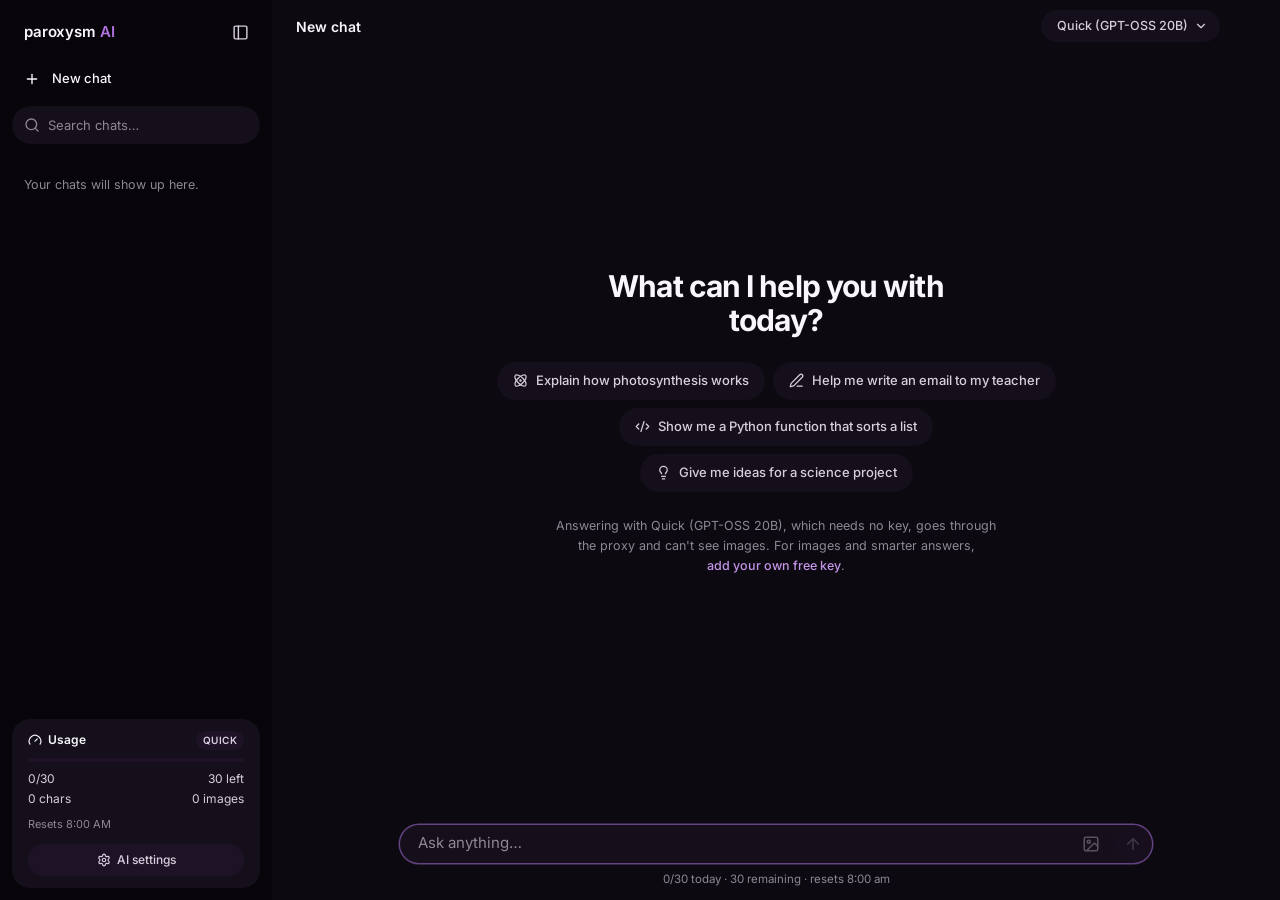
<file: assistant.html>
<!DOCTYPE html>
<html lang="en" class="page">

<head>
    <meta charset="UTF-8">
    <meta name="viewport" content="width=device-width, initial-scale=1.0">
    <title>AI</title>
    <link rel="preload" href="fonts/inter-latin-wght-normal.woff2" as="font" type="font/woff2" crossorigin>
    <link rel="stylesheet" href="paroxysm.css">
    <link rel="icon" href="assets/paroxysm/paroxysm_darkmode_favicon.ico" sizes="any">
    <script src="paroxysm.config.js"></script>
    <script src="paroxysm-settings.js"></script>
    <script src="paroxysm-rise.js"></script>
    <script src="paroxysm-ai.js"></script>
    <script src="paroxysm-ai-settings.js"></script>
    <style>
        textarea { font: inherit; }
        body.ai { display: grid; grid-template-columns: 272px minmax(0, 1fr); height: 100vh; overflow: hidden; background: var(--surface); transition: grid-template-columns .2s var(--ease); }
        body.ai.sb-hidden { grid-template-columns: 0 minmax(0, 1fr); }

        /* sidebar */
        .sb { display: flex; flex-direction: column; gap: var(--s2); min-width: 0; padding: var(--s3); background: var(--bg); overflow: hidden; }
        .sb-hidden .sb { visibility: hidden; }
        .sb-top { display: flex; align-items: center; justify-content: space-between; padding: var(--s1) var(--s1) var(--s1) var(--s3); }
        .sb-brand { font-size: 15px; font-weight: 600; letter-spacing: -.01em; }
        .sb-brand b { color: var(--accent); font-weight: 600; }
        .round-btn { display: grid; place-items: center; width: 32px; height: 32px; flex: none; border-radius: 50%; color: var(--text-2); transition: background .12s var(--ease), color .12s var(--ease); }
        .round-btn:hover:not(:disabled) { background: var(--surface-3); color: var(--text); }
        .round-btn .icon { width: 17px; height: 17px; }
        .sb-new { display: flex; align-items: center; gap: var(--s3); height: 38px; padding: 0 var(--s3); border-radius: var(--pill); color: var(--text); font-size: 13px; font-weight: 500; transition: background .12s var(--ease); }
        .sb-new:hover { background: var(--accent-soft); }
        .sb-new .icon, .sb-search .icon { width: 16px; height: 16px; }
        .sb-search { display: flex; align-items: center; gap: var(--s2); height: 38px; padding: 0 var(--s3); background: var(--surface-2); border-radius: var(--pill); color: var(--text-3); }
        .sb-search input { flex: 1; min-width: 0; height: 100%; background: none; border: 0; outline: 0; color: var(--text); font-size: 13px; }
        .sb-search input::placeholder { color: var(--text-3); }
        .sb-list { flex: 1; min-height: 0; overflow-y: auto; margin: 0 calc(var(--s1) * -1); padding: 0 var(--s1); }
        .grp { padding: var(--s4) var(--s3) var(--s1); color: var(--text-3); font-size: 11.5px; font-weight: 500; }
        .chat { position: relative; display: flex; align-items: center; gap: var(--s2); height: 36px; padding: 0 var(--s3); border-radius: var(--pill); color: var(--text-2); font-size: 13px; font-weight: 500; cursor: pointer; transition: background .12s var(--ease), color .12s var(--ease); }
        .chat > .icon { width: 15px; height: 15px; opacity: .7; }
        .chat .t { flex: 1; min-width: 0; overflow: hidden; text-overflow: ellipsis; white-space: nowrap; }
        .chat:hover { background: var(--accent-soft); color: var(--text); }
        .chat.on { background: var(--surface-3); color: var(--text); }
        .chat .acts { display: none; gap: 2px; margin-right: -6px; }
        .chat:hover .acts, .chat:focus-within .acts { display: flex; }
        .chat:hover > .pin-mark, .chat:focus-within > .pin-mark { display: none; }
        .acts button { display: grid; place-items: center; width: 24px; height: 24px; border-radius: 50%; color: var(--text-3); }
        .acts button:hover { background: var(--surface-3); color: var(--text); }
        .acts .icon { width: 13px; height: 13px; }
        .none { padding: var(--s5) var(--s3); color: var(--text-3); font-size: 12.5px; }

        .usage { padding: var(--s3) var(--s4); background: var(--surface-2); border-radius: 18px; color: var(--text-2); font-size: 12px; }
        .u-top { display: flex; align-items: center; justify-content: space-between; margin-bottom: var(--s2); color: var(--text); font-weight: 600; }
        .u-top span { display: inline-flex; align-items: center; gap: 6px; }
        .u-top .icon { width: 14px; height: 14px; }
        .badge { padding: 2px 7px; border-radius: var(--pill); background: var(--surface-3); color: var(--text-2); font-size: 10px; font-weight: 600; letter-spacing: .04em; }
        .bar { height: 4px; border-radius: 4px; background: var(--surface-3); overflow: hidden; margin-bottom: var(--s2); }
        .bar i { display: block; height: 100%; width: 0; border-radius: 4px; background: var(--accent); transition: width .3s var(--ease); }
        .u-grid { display: grid; grid-template-columns: 1fr 1fr; gap: 2px var(--s3); }
        .u-grid span:nth-child(even) { text-align: right; }
        .u-reset { margin-top: var(--s2); color: var(--text-3); font-size: 11px; }
        .u-foot { margin-top: var(--s3); }
        .u-foot button { display: flex; align-items: center; justify-content: center; gap: 6px; width: 100%; height: 32px; border-radius: var(--pill); background: var(--surface-3); color: var(--text-2); font-size: 12px; font-weight: 500; transition: background .12s var(--ease), color .12s var(--ease); }
        .u-foot button:hover { background: var(--accent-soft); color: var(--text); }
        .u-foot .icon { width: 14px; height: 14px; }

        /* main */
        .main { position: relative; display: flex; flex-direction: column; min-width: 0; min-height: 0; }
        .m-head { display: flex; align-items: center; gap: var(--s3); height: 52px; padding: 0 var(--s4) 0 var(--s5); flex: none; }
        .m-head h1 { flex: 1; min-width: 0; overflow: hidden; text-overflow: ellipsis; white-space: nowrap; font-size: 14px; font-weight: 600; cursor: text; }
        .sb-open { display: none; margin-left: calc(var(--s3) * -1); }
        .sb-hidden .sb-open { display: grid; }
        .model-btn { display: inline-flex; align-items: center; gap: 6px; height: 32px; padding: 0 var(--s3) 0 var(--s4); border-radius: var(--pill); background: var(--surface-2); color: var(--text-2); font-size: 12.5px; font-weight: 500; transition: background .12s var(--ease), color .12s var(--ease); }
        .model-btn:hover { background: var(--surface-3); color: var(--text); }
        .model-btn .icon { width: 14px; height: 14px; }
        .scroll { flex: 1; min-height: 0; overflow-y: auto; }
        .thread { display: flex; flex-direction: column; gap: 24px; max-width: 760px; min-height: 100%; margin: 0 auto; padding: var(--s4) var(--s5) var(--s6); }
        .jump { position: absolute; left: 50%; bottom: 100px; translate: -50% 0; z-index: 3; display: none; place-items: center; width: 34px; height: 34px; border-radius: 50%; background: var(--surface-3); box-shadow: var(--shadow); color: var(--text); }
        .jump.show { display: grid; }

        /* empty state */
        .hero { display: flex; flex-direction: column; align-items: center; justify-content: center; gap: var(--s5); flex: 1; padding: var(--s6) 0 var(--s7); text-align: center; }
        .hero h2 { max-width: 420px; font-size: 30px; font-weight: 700; letter-spacing: -.03em; line-height: 1.15; }
        .chips { display: flex; flex-wrap: wrap; justify-content: center; gap: var(--s2); max-width: 560px; }
        .chip { display: inline-flex; align-items: center; gap: var(--s2); height: 38px; padding: 0 var(--s4); border-radius: var(--pill); background: var(--surface-2); color: var(--text-2); font-size: 13px; font-weight: 500; transition: background .12s var(--ease), color .12s var(--ease); }
        .chip:hover { background: var(--accent-soft); color: var(--text); }
        .chip .icon { width: 15px; height: 15px; }
        .src-note { max-width: 440px; color: var(--text-3); font-size: 12.5px; line-height: 1.6; }
        .src-note button { color: var(--accent-2); font-weight: 500; }
        .src-note button:hover { text-decoration: underline; }

        /* messages */
        .msg { min-width: 0; }
        .msg.user { align-self: flex-end; display: flex; flex-direction: column; align-items: flex-end; gap: var(--s2); max-width: 82%; }
        .bubble { padding: 10px 16px; border-radius: 20px; background: var(--surface-2); white-space: pre-wrap; overflow-wrap: anywhere; line-height: 1.55; }
        .pics { display: flex; flex-wrap: wrap; justify-content: flex-end; gap: var(--s2); }
        .pics img { display: block; max-width: 180px; max-height: 160px; border-radius: 14px; object-fit: cover; }
        .msg.user .acts { display: flex; opacity: 0; transition: opacity .12s var(--ease); }
        .msg.user:hover .acts, .msg.user:focus-within .acts { opacity: 1; }
        .msg.ai { align-self: stretch; }
        .note { display: inline-flex; align-items: center; gap: var(--s2); margin-bottom: var(--s3); padding: 6px 12px; border-radius: var(--pill); background: var(--surface-2); color: var(--text-2); font-size: 12px; }
        .thought { margin-bottom: var(--s3); }
        .thought summary { display: inline-flex; align-items: center; gap: 6px; list-style: none; cursor: pointer; color: var(--text-3); font-size: 12.5px; font-weight: 500; }
        .thought summary::-webkit-details-marker { display: none; }
        .thought summary:hover { color: var(--text-2); }
        .thought summary .icon { width: 14px; height: 14px; }
        .thought summary .icon:last-child { transition: rotate .15s var(--ease); }
        .thought[open] summary .icon:last-child { rotate: 180deg; }
        .thought.live summary { animation: pulse 1.4s ease-in-out infinite; }
        @keyframes pulse { 50% { opacity: .45; } }
        .t-body { margin-top: var(--s2); padding-left: var(--s4); border-left: 2px solid var(--surface-3); color: var(--text-3); font-size: 13px; max-height: 280px; overflow-y: auto; }
        .dots { display: inline-flex; gap: 5px; padding: 8px 0; }
        .dots i { width: 7px; height: 7px; border-radius: 50%; background: var(--text-3); animation: dot 1.1s ease-in-out infinite; }
        .dots i:nth-child(2) { animation-delay: .15s; } .dots i:nth-child(3) { animation-delay: .3s; }
        @keyframes dot { 0%, 80%, 100% { opacity: .3; scale: .8; } 40% { opacity: 1; scale: 1; } }
        .msg.ai .acts { display: flex; align-items: center; gap: 2px; margin-top: var(--s2); margin-left: calc(var(--s2) * -1); }
        .acts .a-btn { display: inline-grid; place-items: center; width: 30px; height: 30px; border-radius: 50%; color: var(--text-3); transition: background .12s var(--ease), color .12s var(--ease); }
        .acts .a-btn:hover { background: var(--surface-3); color: var(--text); }
        .acts .a-btn .icon { width: 15px; height: 15px; }
        .by { margin-left: var(--s2); color: var(--text-3); font-size: 11.5px; }
        .err-card { display: flex; flex-direction: column; align-items: flex-start; gap: var(--s3); padding: var(--s4) var(--s5); border-radius: 18px; background: color-mix(in srgb, var(--err) 12%, var(--surface-2)); color: var(--text-2); font-size: 13px; line-height: 1.55; }
        .err-card .row-btns { display: flex; flex-wrap: wrap; gap: var(--s2); }
        .err-card .btn { height: 32px; padding: 0 var(--s4); font-size: 12.5px; }

        /* markdown */
        .md { line-height: 1.7; overflow-wrap: anywhere; }
        .md > *:first-child { margin-top: 0; } .md > *:last-child { margin-bottom: 0; }
        .md p { margin: 0 0 var(--s3); }
        .md h2, .md h3, .md h4, .md h5 { margin: var(--s5) 0 var(--s2); font-weight: 600; letter-spacing: -.01em; line-height: 1.3; }
        .md h2 { font-size: 20px; } .md h3 { font-size: 17px; } .md h4, .md h5 { font-size: 15px; }
        .md ul, .md ol { margin: 0 0 var(--s3); padding-left: 22px; }
        .md li { margin: 3px 0; } .md li > ul, .md li > ol { margin: 3px 0 0; }
        .md a { color: var(--accent-2); text-decoration: underline; text-underline-offset: 2px; }
        .md code { padding: 1px 6px; border-radius: 6px; background: var(--surface-2); font: 500 .88em ui-monospace, SFMono-Regular, Menlo, Consolas, monospace; }
        .md blockquote { margin: 0 0 var(--s3); padding-left: var(--s4); border-left: 3px solid var(--surface-3); color: var(--text-2); }
        .md hr { margin: var(--s4) 0; border: 0; height: 1px; background: var(--surface-3); }
        .md .tbl { margin: 0 0 var(--s3); overflow-x: auto; }
        .md table { border-collapse: collapse; font-size: 13px; }
        .md th, .md td { padding: 6px 12px; border-bottom: 1px solid var(--surface-3); text-align: left; }
        .md th { color: var(--text); font-weight: 600; }
        .code { margin: 0 0 var(--s3); border-radius: 16px; background: var(--bg); overflow: hidden; }
        .code-head { display: flex; align-items: center; justify-content: space-between; padding: 6px 8px 6px var(--s4); background: var(--surface-2); color: var(--text-3); font-size: 12px; }
        .code-copy { height: 26px; padding: 0 var(--s3); border-radius: var(--pill); color: var(--text-2); font-size: 12px; font-weight: 500; }
        .code-copy:hover { background: var(--surface-3); color: var(--text); }
        .code pre { margin: 0; padding: var(--s3) var(--s4); overflow-x: auto; }
        .code pre code { padding: 0; background: none; font: 400 13px/1.6 ui-monospace, SFMono-Regular, Menlo, Consolas, monospace; white-space: pre; }
        .tk-c { color: var(--text-3); font-style: italic; } .tk-s { color: #8fd18f; } .tk-n { color: #e5a46a; } .tk-k { color: var(--accent-2); }
        html[data-theme="light"] .tk-s { color: #2c8a3d; } html[data-theme="light"] .tk-n { color: #b8641a; }

        /* equations (MathML) */
        math { font-family: "Cambria Math", "STIX Two Math", "Latin Modern Math", math; font-size: 1.14em; }
        .mathbox { margin: 0 0 var(--s3); padding: 4px 0; overflow-x: auto; text-align: center; }
        .mathbox math { display: block math; }
        math mtd { padding: .15em .35em; }
        math .m-aligned mtd:nth-child(odd) { text-align: right; }
        math .m-aligned mtd:nth-child(even), math .m-cases mtd { text-align: left; }
        .math-raw { white-space: pre-wrap; }

        /* composer */
        .dock { flex: none; width: 100%; max-width: 800px; margin: 0 auto; padding: 0 var(--s5) var(--s3); }
        .composer { display: flex; flex-direction: column; gap: var(--s2); padding: 10px 10px 10px 18px; border-radius: 26px; background: var(--surface-2); transition: box-shadow .12s var(--ease), padding .15s var(--ease), border-radius .15s var(--ease); }
        /* compact: as tall as sidebar search bar (38 px) */
        .composer.compact { padding: 1px 1px 1px 18px; border-radius: var(--pill); }
        .composer.compact .c-row { align-items: center; }
        .composer.compact .c-row textarea { padding: 0; }
        .composer:focus-within { box-shadow: 0 0 0 1.5px color-mix(in srgb, var(--accent) 55%, transparent); }
        .composer.drop { box-shadow: 0 0 0 2px var(--accent); }
        .attach { display: flex; flex-wrap: wrap; gap: var(--s2); }
        .attach:empty { display: none; }
        .thumb { position: relative; width: 58px; height: 58px; border-radius: 12px; overflow: hidden; }
        .thumb img { width: 100%; height: 100%; object-fit: cover; display: block; }
        .thumb button { position: absolute; top: 3px; right: 3px; display: grid; place-items: center; width: 20px; height: 20px; border-radius: 50%; background: rgba(0, 0, 0, .6); color: #fff; }
        .thumb button .icon { width: 12px; height: 12px; }
        .c-row { display: flex; align-items: flex-end; gap: 6px; }
        .c-row textarea { flex: 1; min-width: 0; max-height: 200px; padding: 7px 0; background: none; border: 0; outline: 0; resize: none; color: var(--text); font-size: 15px; line-height: 1.5; }
        .c-row textarea::placeholder { color: var(--text-3); }
        .c-btn { display: grid; place-items: center; width: 36px; height: 36px; flex: none; border-radius: 50%; color: var(--text-2); transition: background .12s var(--ease), color .12s var(--ease), opacity .12s var(--ease); }
        .c-btn:hover:not(:disabled) { background: var(--surface-3); color: var(--text); }
        .c-btn:disabled { opacity: .35; cursor: default; }
        .c-btn .icon { width: 18px; height: 18px; }
        .c-btn.send { background: var(--accent); color: var(--on-accent); }
        .c-btn.send:hover:not(:disabled) { background: var(--accent); filter: brightness(1.1); color: var(--on-accent); }
        .c-btn.send:disabled { background: var(--surface-3); color: var(--text-3); }
        .meter { margin-top: var(--s2); color: var(--text-3); font-size: 11.5px; text-align: center; }

        /* popups and dialogs (glass from paroxysm.css) */
        .pop { position: fixed; z-index: 45; width: 320px; max-width: calc(100vw - 16px); padding: var(--s1); border-radius: 20px; animation: menu-in .2s cubic-bezier(.2, 0, 0, 1) backwards; transform-origin: top right; }
        .pop > * { animation: menu-rise .4s cubic-bezier(.2, 0, 0, 1) backwards; animation-delay: calc(var(--i, 0) * 40ms + 50ms); }
        .pop.closing > * { animation: none; }
        .pop.closing { pointer-events: none; animation: menu-out .14s cubic-bezier(.4, 0, 1, 1) forwards; }
        .opt { display: flex; align-items: center; gap: var(--s3); width: 100%; padding: 8px var(--s3); border-radius: 14px; text-align: left; color: var(--text-2); }
        .opt:hover { background: var(--accent-soft); color: var(--text); }
        .opt .o-main { flex: 1; min-width: 0; }
        .opt .o-name { display: block; font-size: 13px; font-weight: 600; color: var(--text); }
        .opt .o-note { display: block; margin-top: 1px; font-size: 11.5px; color: var(--text-3); }
        .opt .o-tag { flex: none; padding: 2px 8px; border-radius: var(--pill); background: var(--surface-3); color: var(--text-2); font-size: 10.5px; font-weight: 600; }
        .opt .o-tag.lock { background: var(--accent-soft); color: var(--text); }
        .o-hidden { display: flex; flex-direction: column; }
        .o-hidden[hidden] { display: none; }
        .opt[aria-expanded="true"] .chev { transform: rotate(225deg) translate(-2px, -2px); }
        .opt .icon { width: 15px; height: 15px; flex: none; color: var(--accent-2); }
        .toast { position: fixed; left: 50%; bottom: 96px; translate: -50% 0; z-index: 60; padding: 9px 16px; border-radius: var(--pill); font-size: 12.5px; color: var(--text); }

        @media (max-width: 820px) {
            body.ai { grid-template-columns: 0 minmax(0, 1fr); }
            .sb { position: fixed; z-index: 30; left: 0; top: 0; bottom: 0; width: 272px; visibility: visible; box-shadow: var(--shadow); transition: transform .2s var(--ease); }
            body.ai.sb-hidden .sb { transform: translateX(-100%); visibility: hidden; }
            .sb-open { display: grid; }
        }
    </style>
</head>

<body class="ai">
    <svg width="0" height="0" style="position:absolute" aria-hidden="true">
        <symbol id="i-plus" viewBox="0 0 24 24"><path d="M5 12h14" /><path d="M12 5v14" /></symbol>
        <symbol id="i-panel-left" viewBox="0 0 24 24"><rect width="18" height="18" x="3" y="3" rx="2" /><path d="M9 3v18" /></symbol>
        <symbol id="i-search" viewBox="0 0 24 24"><path d="m21 21-4.34-4.34" /><circle cx="11" cy="11" r="8" /></symbol>
        <symbol id="i-message-square" viewBox="0 0 24 24"><path d="M22 17a2 2 0 0 1-2 2H6.828a2 2 0 0 0-1.414.586l-2.202 2.202A.71.71 0 0 1 2 21.286V5a2 2 0 0 1 2-2h16a2 2 0 0 1 2 2z" /></symbol>
        <symbol id="i-pencil" viewBox="0 0 24 24"><path d="M21.174 6.812a1 1 0 0 0-3.986-3.987L3.842 16.174a2 2 0 0 0-.5.83l-1.321 4.352a.5.5 0 0 0 .623.622l4.353-1.32a2 2 0 0 0 .83-.497z" /><path d="m15 5 4 4" /></symbol>
        <symbol id="i-pin" viewBox="0 0 24 24"><path d="M12 17v5" /><path d="M9 10.76a2 2 0 0 1-1.11 1.79l-1.78.9A2 2 0 0 0 5 15.24V16a1 1 0 0 0 1 1h12a1 1 0 0 0 1-1v-.76a2 2 0 0 0-1.11-1.79l-1.78-.9A2 2 0 0 1 15 10.76V7a1 1 0 0 1 1-1 2 2 0 0 0 0-4H8a2 2 0 0 0 0 4 1 1 0 0 1 1 1z" /></symbol>
        <symbol id="i-trash-2" viewBox="0 0 24 24"><path d="M10 11v6" /><path d="M14 11v6" /><path d="M19 6v14a2 2 0 0 1-2 2H7a2 2 0 0 1-2-2V6" /><path d="M3 6h18" /><path d="M8 6V4a2 2 0 0 1 2-2h4a2 2 0 0 1 2 2v2" /></symbol>
        <symbol id="i-copy" viewBox="0 0 24 24"><rect width="14" height="14" x="8" y="8" rx="2" ry="2" /><path d="M4 16c-1.1 0-2-.9-2-2V4c0-1.1.9-2 2-2h10c1.1 0 2 .9 2 2" /></symbol>
        <symbol id="i-check" viewBox="0 0 24 24"><path d="M20 6 9 17l-5-5" /></symbol>
        <symbol id="i-image" viewBox="0 0 24 24"><rect width="18" height="18" x="3" y="3" rx="2" ry="2" /><circle cx="9" cy="9" r="2" /><path d="m21 15-3.086-3.086a2 2 0 0 0-2.828 0L6 21" /></symbol>
        <symbol id="i-arrow-up" viewBox="0 0 24 24"><path d="m5 12 7-7 7 7" /><path d="M12 19V5" /></symbol>
        <symbol id="i-arrow-down" viewBox="0 0 24 24"><path d="M12 5v14" /><path d="m19 12-7 7-7-7" /></symbol>
        <symbol id="i-square" viewBox="0 0 24 24"><rect width="18" height="18" x="3" y="3" rx="2" /></symbol>
        <symbol id="i-sparkles" viewBox="0 0 24 24"><path d="M11.017 2.814a1 1 0 0 1 1.966 0l1.051 5.558a2 2 0 0 0 1.594 1.594l5.558 1.051a1 1 0 0 1 0 1.966l-5.558 1.051a2 2 0 0 0-1.594 1.594l-1.051 5.558a1 1 0 0 1-1.966 0l-1.051-5.558a2 2 0 0 0-1.594-1.594l-5.558-1.051a1 1 0 0 1 0-1.966l5.558-1.051a2 2 0 0 0 1.594-1.594z" /><path d="M20 2v4" /><path d="M22 4h-4" /><circle cx="4" cy="20" r="2" /></symbol>
        <symbol id="i-chevron-down" viewBox="0 0 24 24"><path d="m6 9 6 6 6-6" /></symbol>
        <symbol id="i-gauge" viewBox="0 0 24 24"><path d="m12 14 4-4" /><path d="M3.34 19a10 10 0 1 1 17.32 0" /></symbol>
        <symbol id="i-settings" viewBox="0 0 24 24"><path d="M9.671 4.136a2.34 2.34 0 0 1 4.659 0 2.34 2.34 0 0 0 3.319 1.915 2.34 2.34 0 0 1 2.33 4.033 2.34 2.34 0 0 0 0 3.831 2.34 2.34 0 0 1-2.33 4.033 2.34 2.34 0 0 0-3.319 1.915 2.34 2.34 0 0 1-4.659 0 2.34 2.34 0 0 0-3.32-1.915 2.34 2.34 0 0 1-2.33-4.033 2.34 2.34 0 0 0 0-3.831A2.34 2.34 0 0 1 6.35 6.051a2.34 2.34 0 0 0 3.319-1.915" /><circle cx="12" cy="12" r="3" /></symbol>
        <symbol id="i-x" viewBox="0 0 24 24"><path d="M18 6 6 18" /><path d="m6 6 12 12" /></symbol>
        <symbol id="i-refresh-cw" viewBox="0 0 24 24"><path d="M3 12a9 9 0 0 1 9-9 9.75 9.75 0 0 1 6.74 2.74L21 8" /><path d="M21 3v5h-5" /><path d="M21 12a9 9 0 0 1-9 9 9.75 9.75 0 0 1-6.74-2.74L3 16" /><path d="M8 16H3v5" /></symbol>
        <symbol id="i-lightbulb" viewBox="0 0 24 24"><path d="M15 14c.2-1 .7-1.7 1.5-2.5 1-.9 1.5-2.2 1.5-3.5A6 6 0 0 0 6 8c0 1 .2 2.2 1.5 3.5.7.7 1.3 1.5 1.5 2.5" /><path d="M9 18h6" /><path d="M10 22h4" /></symbol>
        <symbol id="i-code-xml" viewBox="0 0 24 24"><path d="m18 16 4-4-4-4" /><path d="m6 8-4 4 4 4" /><path d="m14.5 4-5 16" /></symbol>
        <symbol id="i-atom" viewBox="0 0 24 24"><circle cx="12" cy="12" r="1" /><path d="M20.2 20.2c2.04-2.03.02-7.36-4.5-11.9-4.54-4.52-9.87-6.54-11.9-4.5-2.04 2.03-.02 7.36 4.5 11.9 4.54 4.52 9.87 6.54 11.9 4.5Z" /><path d="M15.7 15.7c4.52-4.54 6.54-9.87 4.5-11.9-2.03-2.04-7.36-.02-11.9 4.5-4.52 4.54-6.54 9.87-4.5 11.9 2.03 2.04 7.36.02 11.9-4.5Z" /></symbol>
        <symbol id="i-pen-line" viewBox="0 0 24 24"><path d="M13 21h8" /><path d="M21.174 6.812a1 1 0 0 0-3.986-3.987L3.842 16.174a2 2 0 0 0-.5.83l-1.321 4.352a.5.5 0 0 0 .623.622l4.353-1.32a2 2 0 0 0 .83-.497z" /></symbol>
    </svg>

    <aside class="sb" id="sb">
        <div class="sb-top" data-rise>
            <span class="sb-brand">paroxysm <b>AI</b></span>
            <button class="round-btn" id="sbHide" title="Hide sidebar" aria-label="Hide sidebar"><svg class="icon" aria-hidden="true"><use href="#i-panel-left" /></svg></button>
        </div>
        <button class="sb-new" id="newChat" data-rise><svg class="icon" aria-hidden="true"><use href="#i-plus" /></svg><span>New chat</span></button>
        <label class="sb-search" data-rise><svg class="icon" aria-hidden="true"><use href="#i-search" /></svg><input id="chatSearch" type="text" placeholder="Search chats…" autocomplete="off" spellcheck="false" aria-label="Search chats"></label>
        <div class="sb-list" id="chatList" data-rise></div>
        <div class="usage" id="usage" data-rise></div>
    </aside>

    <main class="main">
        <header class="m-head" data-rise>
            <button class="round-btn sb-open" id="sbShow" title="Show sidebar" aria-label="Show sidebar"><svg class="icon" aria-hidden="true"><use href="#i-panel-left" /></svg></button>
            <h1 id="chatTitle" title="Rename chat">New chat</h1>
            <button class="model-btn" id="modelBtn" aria-haspopup="menu"><span id="modelName"></span><svg class="icon" aria-hidden="true"><use href="#i-chevron-down" /></svg></button>
            <button class="round-btn" id="delChat" title="Delete chat" aria-label="Delete chat"><svg class="icon" aria-hidden="true"><use href="#i-trash-2" /></svg></button>
        </header>
        <div class="scroll" id="scroll"><div class="thread" id="thread"></div></div>
        <button class="jump" id="jump" title="Jump to latest" aria-label="Jump to latest"><svg class="icon" aria-hidden="true"><use href="#i-arrow-down" /></svg></button>
        <div class="dock" data-rise>
            <div class="composer" id="composer">
                <div class="attach" id="attach"></div>
                <div class="c-row">
                    <textarea id="input" rows="1" placeholder="Ask anything…" aria-label="Message"></textarea>
                    <button class="c-btn" id="pick" title="Attach an image" aria-label="Attach an image"><svg class="icon" aria-hidden="true"><use href="#i-image" /></svg></button>
                    <button class="c-btn send" id="send" title="Send" aria-label="Send"><svg class="icon" aria-hidden="true"><use href="#i-arrow-up" /></svg></button>
                </div>
            </div>
            <p class="meter" id="meter"></p>
            <input type="file" id="file" accept="image/png,image/jpeg,image/webp,image/gif" multiple hidden>
        </div>
    </main>

    <script>
        // page only draws; logic lives in paroxysm-ai.js
        const AI = window.paroxysmAI;
        const $ = id => document.getElementById(id);
        const { h, icon, openUrl, timeText, dialog, confirmBox, askText } = AI.ui;

        const inShell = window.parent !== window;
        const shell = msg => { if (inShell) window.parent.postMessage(msg, location.origin); };
        shell({ type: "paroxysm-title", title: "AI" });

        let index = []; // one entry per saved chat
        let chat = null; // open chat
        let run = null; // running request: { ctrl }
        let pending = []; // images waiting in composer
        let stick = true; // stay at bottom while answer streams
        let query = "";
        const refs = new WeakMap(); // message -> its elements
        const uid = () => Date.now().toString(36) + Math.random().toString(36).slice(2, 7);
        const plain = el => window.paroxysmCloak?.plainText ? window.paroxysmCloak.plainText(el) : el.textContent;

        const thread = $("thread"), scroller = $("scroll"), input = $("input"), sendBtn = $("send");

        function toast(text) {
            document.querySelector(".toast")?.remove();
            const t = h("div", { class: "toast glass", text });
            document.body.append(t);
            setTimeout(() => t.remove(), 3200);
        }
        async function copyText(text) {
            try { await navigator.clipboard.writeText(text); return true; } catch {}
            const ta = h("textarea", { style: "position:fixed;opacity:0" });
            ta.value = text;
            document.body.append(ta);
            ta.select();
            const ok = document.execCommand("copy");
            ta.remove();
            return ok;
        }
        const currentModel = () => AI.modelById(chat.model) ?? AI.MODELS.at(-1);

        function newChat() {
            stopRun();
            chat = { id: uid(), title: "New chat", created: Date.now(), updated: Date.now(), pinned: false, model: AI.defaultModelId(), messages: [] };
            pending = [];
            input.value = "";
            renderAll();
            input.focus();
        }
        async function openChat(id) {
            if (chat?.id === id) return;
            stopRun();
            const c = await AI.store.get(id);
            if (!c) return;
            if (!AI.resolve(AI.modelById(c.model) ?? AI.MODELS.at(-1))) c.model = AI.defaultModelId();
            chat = c;
            pending = [];
            input.value = "";
            renderAll();
        }
        async function saveChat() {
            if (!chat.messages.length) return;
            chat.updated = Date.now();
            await AI.store.put(JSON.parse(JSON.stringify(chat)));
            const text = (chat.title + " " + chat.messages.map(m => m.content).join(" ")).toLowerCase();
            const entry = { id: chat.id, title: chat.title, created: chat.created, updated: chat.updated, pinned: !!chat.pinned, text };
            const at = index.findIndex(e => e.id === chat.id);
            if (at >= 0) index[at] = entry; else index.unshift(entry);
            renderList();
        }
        async function renameChat(id) {
            const entry = index.find(e => e.id === id) ?? (chat?.id === id ? chat : null);
            if (!entry) return;
            const t = await askText("Rename chat", "Name", entry.title);
            if (!t) return;
            const c = chat?.id === id ? chat : await AI.store.get(id);
            if (!c) return;
            c.title = t.slice(0, 80);
            await AI.store.put(JSON.parse(JSON.stringify(c)));
            const e = index.find(x => x.id === id);
            if (e) e.title = c.title;
            renderList(); renderHeader();
        }
        async function pinChat(id) {
            const c = chat?.id === id ? chat : await AI.store.get(id);
            if (!c) return;
            c.pinned = !c.pinned;
            await AI.store.put(JSON.parse(JSON.stringify(c)));
            const e = index.find(x => x.id === id);
            if (e) e.pinned = c.pinned;
            renderList();
        }
        async function deleteChat(id) {
            const e = index.find(x => x.id === id);
            if (!e && chat?.id === id && !chat.messages.length) return;
            if (!(await confirmBox("Delete this chat?", `"${(e ?? chat).title}" will be removed from this browser. This can't be undone.`, "Delete"))) return;
            await AI.store.delete(id);
            index = index.filter(x => x.id !== id);
            if (chat?.id === id) newChat(); else renderList();
        }

        function groupOf(t) {
            const day = 86400e3, start = new Date(); start.setHours(0, 0, 0, 0);
            const d = start.getTime() - t;
            return d <= 0 ? "Today" : d <= day ? "Yesterday" : d <= 7 * day ? "Previous 7 days" : "Older";
        }
        function renderList() {
            const box = $("chatList");
            box.replaceChildren();
            const q = query.trim().toLowerCase();
            const rows = index.filter(e => !q || e.text.includes(q)).sort((a, b) => b.updated - a.updated);
            if (!rows.length) { box.append(h("div", { class: "none", text: q ? "No chats match." : "Your chats will show up here." })); return; }
            const groups = new Map();
            for (const e of rows) {
                const g = e.pinned ? "Pinned" : groupOf(e.updated);
                if (!groups.has(g)) groups.set(g, []);
                groups.get(g).push(e);
            }
            for (const name of ["Pinned", "Today", "Yesterday", "Previous 7 days", "Older"]) {
                const list = groups.get(name);
                if (!list) continue;
                box.append(h("div", { class: "grp", text: name }));
                for (const e of list) {
                    const act = (name, title, fn) => h("button", { title, "aria-label": title, onclick: ev => { ev.stopPropagation(); fn(); } }, icon(name));
                    box.append(h("div", { class: "chat" + (chat?.id === e.id ? " on" : ""), role: "button", tabindex: "0", title: e.title, onclick: () => openChat(e.id),
                        onkeydown: ev => { if (ev.key === "Enter" || ev.key === " ") { ev.preventDefault(); openChat(e.id); } } },
                        icon(e.pinned ? "pin" : "message-square"), h("span", { class: "t", text: e.title }),
                        h("span", { class: "acts" }, act("pin", e.pinned ? "Unpin" : "Pin", () => pinChat(e.id)), act("pencil", "Rename", () => renameChat(e.id)), act("trash-2", "Delete", () => deleteChat(e.id)))));
                }
            }
        }

        function sourceKind() { return AI.resolve(currentModel())?.kind ?? "none"; }
        function renderUsage() {
            const kind = sourceKind(), u = AI.usage.get(), cap = AI.settings.get().cap, reset = "Resets " + timeText(AI.nextReset());
            const capped = kind !== "own" && kind !== "puter";
            const left = Math.max(0, cap - u.capped);
            const badge = kind === "own" ? "YOUR KEY" : kind === "shared" ? "SHARED" : kind === "puter" ? "PUTER" : kind === "quick" ? "QUICK" : "NO KEY";
            const box = $("usage");
            box.replaceChildren(
                h("div", { class: "u-top" }, h("span", {}, icon("gauge"), "Usage"), h("span", { class: "badge", text: badge })),
                h("div", { class: "bar" }, h("i", { style: `width:${capped ? Math.min(100, Math.round(u.capped / cap * 100)) : 0}%` })),
                h("div", { class: "u-grid" },
                    h("span", { text: capped ? `${u.capped}/${cap}` : `${u.own} today` }), h("span", { text: capped ? `${left} left` : kind === "puter" ? "Puter's own limit" : "no limit here" }),
                    h("span", { text: u.chars.toLocaleString() + " chars" }), h("span", { text: u.images + " images" })),
                h("div", { class: "u-reset", text: reset }),
                h("div", { class: "u-foot" }, h("button", { onclick: () => openSettings() }, icon("settings"), "AI settings")));
            const meter = capped
                ? `${u.capped}/${cap} today · ${left} remaining · ${reset.toLowerCase()}`
                : kind === "puter" ? `${u.own} today · Puter has its own monthly allowance` : `${u.own} today on your key · no paroxysm limit`;
            $("meter").textContent = meter;
        }

        function renderHeader() {
            $("chatTitle").textContent = chat.title;
            $("modelName").textContent = currentModel().name;
            $("delChat").style.visibility = chat.messages.length ? "visible" : "hidden";
        }
        function renderComposer() {
            const busy = !!run, vision = currentModel().vision;
            $("pick").disabled = !vision || busy;
            $("pick").title = vision ? "Attach an image" : "This model can't see images";
            sendBtn.replaceChildren(icon(busy ? "square" : "arrow-up"));
            sendBtn.title = sendBtn.ariaLabel = busy ? "Stop" : "Send";
            sendBtn.disabled = !busy && !input.value.trim() && !pending.length;
            $("composer").classList.toggle("compact", !input.value && !pending.length);
            autosize(); // padding changes with compact state
            const at = $("attach");
            at.replaceChildren(...pending.map((p, i) => h("div", { class: "thumb" }, h("img", { src: `data:${p.mime};base64,${p.data}`, alt: "" }),
                h("button", { title: "Remove", "aria-label": "Remove image", onclick: () => { pending.splice(i, 1); renderComposer(); } }, icon("x")))));
        }
        function autosize() {
            input.style.height = "auto";
            input.style.height = Math.min(input.scrollHeight, 200) + "px";
        }

        const CHIPS = [
            ["atom", "Explain how photosynthesis works"], ["pen-line", "Help me write an email to my teacher"],
            ["code-xml", "Show me a Python function that sorts a list"], ["lightbulb", "Give me ideas for a science project"]];

        function renderHero() {
            const kind = sourceKind();
            const note = h("p", { class: "src-note" });
            if (kind === "quick") note.append("Answering with Quick (GPT-OSS 20B), which needs no key, goes through the proxy and can't see images. For images and smarter answers, ", h("button", { text: "add your own free key", onclick: openSettings }), ".");
            else if (kind === "puter") note.append("Answering through your Puter account, which has its own monthly allowance. Prompts go to Puter and then to the model's provider. Don't send passwords or personal details.");
            else if (kind === "shared") note.append("Using the shared key. If it runs out, Quick takes over. For your own quota, ", h("button", { text: "add your key", onclick: openSettings }), ".");
            else note.append("Prompts may be used by the provider to improve its products. Don't send passwords or personal details.");
            const hero = h("div", { class: "hero", id: "hero" },
                h("h2", { text: "What can I help you with today?", "data-rise": "" }),
                h("div", { class: "chips", "data-rise": "" }, CHIPS.map(([ic, text]) => h("button", { class: "chip", onclick: () => send(text) }, icon(ic), text))),
                h("div", { "data-rise": "" }, note));
            thread.append(hero);
            window.paroxysmRise?.run(hero);
        }

        function userNode(m, last) {
            const root = h("div", { class: "msg user" });
            if (m.images?.length) root.append(h("div", { class: "pics" }, m.images.map(i => h("img", { src: `data:${i.mime};base64,${i.data}`, alt: "Attached image" }))));
            if (m.content) root.append(h("div", { class: "bubble", text: m.content }));
            if (last && !run) root.append(h("div", { class: "acts" }, h("button", { class: "a-btn", title: "Edit message", "aria-label": "Edit message", onclick: editLast }, icon("pencil"))));
            return root;
        }

        function aiNode(m, last) {
            const label = h("span");
            const tbody = h("div", { class: "t-body md" });
            const thought = h("details", { class: "thought" }, h("summary", {}, icon("sparkles"), label, icon("chevron-down")), tbody);
            const note = h("div", { class: "note" });
            const body = h("div", { class: "md" });
            const err = h("div", { class: "err-card" });
            const acts = h("div", { class: "acts" });
            const root = h("div", { class: "msg ai" }, note, thought, body, err, acts);
            refs.set(m, { root, label, tbody, thought, note, body, err, acts, last });
            paintAi(m, false);
            return root;
        }
        let lastBodyHtml = new WeakMap();
        function paintAi(m, live) {
            const r = refs.get(m);
            if (!r) return;
            r.note.style.display = m.notice ? "" : "none";
            if (m.notice) r.note.textContent = m.notice;
            r.thought.style.display = m.thought ? "" : "none";
            r.thought.classList.toggle("live", !!live && !m.content);
            if (m.thought) {
                r.label.textContent = live && !m.content ? "Thinking…" : "Thought for " + Math.max(0.1, (m.thoughtMs || 0) / 1000).toFixed(1) + "s";
                r.tbody.innerHTML = AI.render(m.thought);
            }
            if (m.content) r.body.innerHTML = AI.render(m.content);
            else if (live && !m.thought) r.body.replaceChildren(h("div", { class: "dots", "aria-label": "Thinking" }, h("i"), h("i"), h("i")));
            else r.body.replaceChildren();
            r.err.style.display = m.error ? "" : "none";
            if (m.error) paintError(m, r);
            r.acts.style.display = live ? "none" : "";
            if (!live) {
                r.acts.replaceChildren(...[
                    h("button", { class: "a-btn", title: "Copy", "aria-label": "Copy answer", onclick: async e => { const b = e.currentTarget; if (await copyText(m.content)) { b.replaceChildren(icon("check")); setTimeout(() => b.replaceChildren(icon("copy")), 1400); } } }, icon("copy")),
                    r.last ? h("button", { class: "a-btn", title: "Regenerate", "aria-label": "Regenerate answer", onclick: regenerate }, icon("refresh-cw")) : null,
                    m.model ? h("span", { class: "by", text: AI.modelById(m.model)?.name ?? "" }) : null].filter(Boolean));
                if (!m.content) r.acts.style.display = "none";
            }
        }
        function paintError(m, r) {
            const e = m.error;
            r.err.replaceChildren(h("div", { text: e.text }), h("div", { class: "row-btns" },
                e.kind === "key" || e.kind === "cap" || e.kind === "balance" ? h("button", { class: "btn", text: e.kind === "cap" ? "Add your own key" : "Open settings", onclick: openSettings }) : null,
                e.kind === "network" ? h("button", { class: "btn", text: "Open settings", onclick: openSettings }) : null,
                e.kind !== "cap" ? h("button", { class: "btn", text: "Try again", onclick: retry }) : null));
        }

        function renderThread() {
            thread.replaceChildren();
            if (!chat.messages.length) { renderHero(); return; }
            chat.messages.forEach((m, i) => thread.append(m.role === "user" ? userNode(m, i === chat.messages.length - 2 || i === chat.messages.length - 1) : aiNode(m, i === chat.messages.length - 1)));
            scrollDown(true);
        }
        function renderAll() {
            renderList(); renderHeader(); renderThread(); renderComposer(); renderUsage(); autosize();
        }

        function scrollDown(force) {
            if (force) stick = true;
            if (stick) scroller.scrollTop = scroller.scrollHeight;
            $("jump").classList.toggle("show", !stick && !!run);
        }
        scroller.addEventListener("scroll", () => {
            stick = scroller.scrollTop + scroller.clientHeight >= scroller.scrollHeight - 60;
            $("jump").classList.toggle("show", !stick && !!run);
        });
        $("jump").addEventListener("click", () => scrollDown(true));

        function errorOf(e) {
            const cap = AI.settings.get().cap;
            if (e.provider === "puter") return { kind: e.kind || "other", text: e.message };
            switch (e.kind) {
                case "cap": return { kind: "cap", text: `${e.message} It resets at ${timeText(AI.nextReset())}. Add your own key to keep going.` };
                case "key": return { kind: "key", text: `The key was rejected: ${e.message}` };
                case "balance": return { kind: "balance", text: `That account has no balance left: ${e.message}` };
                case "quota": return { kind: "quota", text: `That model is out of free requests for now (${e.message}). Try again later or pick another model.` };
                case "network": return { kind: "network", text: /proxy/i.test(e.message) ? e.message + " Quick needs the proxy connection; wait for it, or pick a model you have a key for." : `Couldn't reach the provider (${e.message}). If your network blocks it, turn on "Send AI requests through the proxy" in Settings.` };
                default: return { kind: e.kind || "other", text: e.message || "Something went wrong." };
            }
        }

        function setBusy(on) {
            renderComposer();
            if (!on) { $("jump").classList.remove("show"); }
        }
        function stopRun() { run?.ctrl.abort(); }

        async function generate() {
            const m = { role: "assistant", content: "", thought: "", thoughtMs: 0, model: chat.model, ts: Date.now() };
            chat.messages.push(m);
            const owner = chat;
            // last user message and answer are latest pair (get edit and regenerate)
            renderThread();
            const ctrl = new AbortController();
            run = { ctrl };
            setBusy(true);
            paintAi(m, true);
            let raf = 0;
            const refresh = () => { if (raf) return; raf = requestAnimationFrame(() => { raf = 0; if (chat !== owner) return; paintAi(m, true); scrollDown(); }); };
            try {
                const r = await AI.run({
                    modelId: owner.model, messages: owner.messages.slice(0, -1), signal: ctrl.signal,
                    onThought: t => { m.thought = t; refresh(); }, onText: t => { m.content = t; refresh(); }
                });
                m.content = r.text; m.thought = r.thought; m.thoughtMs = r.thoughtMs; m.model = r.model.id;
                if (r.fallbackFrom) m.notice = `${r.fallbackFrom} is out of requests right now, so Quick answered this one.`;
            } catch (e) {
                if (e.name === "AbortError") { if (!m.content && !m.thought) owner.messages.pop(); }
                else m.error = errorOf(e instanceof AI.AIError ? e : new AI.AIError("other", e.message));
            } finally {
                cancelAnimationFrame(raf);
                run = null;
                if (chat === owner) { renderThread(); renderHeader(); renderComposer(); renderUsage(); }
                if (owner.messages.length) { const keep = chat; chat = owner; await saveChat(); chat = keep; }
            }
        }

        async function send(text) {
            text = String(text ?? input.value).trim();
            if (run) return;
            if (!text && !pending.length) return;
            const model = currentModel();
            if (pending.length && !model.vision) { toast(`${model.name} can't see images. Pick another model.`); return; }
            chat.messages.push({ role: "user", content: text, images: pending.map(p => ({ mime: p.mime, data: p.data })), ts: Date.now() });
            if (chat.messages.length === 1) chat.title = AI.titleFrom(text || "Image");
            pending = [];
            input.value = "";
            autosize();
            renderHeader();
            await generate();
        }
        function retry() {
            if (run) return;
            if (chat.messages.at(-1)?.role === "assistant" && chat.messages.at(-1).error) chat.messages.pop();
            generate();
        }
        function regenerate() {
            if (run) return;
            while (chat.messages.length && chat.messages.at(-1).role === "assistant") chat.messages.pop();
            generate();
        }
        function editLast() {
            if (run) return;
            let i = chat.messages.length - 1;
            while (i >= 0 && chat.messages[i].role !== "user") i--;
            if (i < 0) return;
            const u = chat.messages[i];
            chat.messages.length = i;
            input.value = u.content;
            pending = (u.images ?? []).map(x => ({ ...x }));
            if (!chat.messages.length) chat.title = "New chat";
            renderThread(); renderHeader(); renderComposer(); autosize();
            input.focus();
        }

        async function addFiles(files) {
            const model = currentModel();
            if (!model.vision) { toast(`${model.name} can't see images. Pick another model.`); return; }
            for (const f of files) {
                if (pending.length >= 4) { toast("You can attach up to 4 images."); break; }
                try { pending.push(await AI.prepareImage(f)); } catch (e) { toast(e.message); }
            }
            renderComposer();
        }
        $("pick").addEventListener("click", () => $("file").click());
        $("file").addEventListener("change", e => { addFiles([...e.target.files]); e.target.value = ""; });
        input.addEventListener("paste", e => {
            const files = [...(e.clipboardData?.files ?? [])].filter(f => f.type.startsWith("image/"));
            if (files.length) { e.preventDefault(); addFiles(files); }
        });
        const composer = $("composer");
        ["dragenter", "dragover"].forEach(t => composer.addEventListener(t, e => { if ([...(e.dataTransfer?.types ?? [])].includes("Files")) { e.preventDefault(); composer.classList.add("drop"); } }));
        ["dragleave", "drop"].forEach(t => composer.addEventListener(t, () => composer.classList.remove("drop")));
        composer.addEventListener("drop", e => { e.preventDefault(); addFiles([...e.dataTransfer.files].filter(f => f.type.startsWith("image/"))); });

        input.addEventListener("input", () => { autosize(); renderComposer(); });
        input.addEventListener("keydown", e => { if (e.key === "Enter" && !e.shiftKey && !e.isComposing) { e.preventDefault(); send(); } });
        sendBtn.addEventListener("click", () => run ? stopRun() : send());
        addEventListener("keydown", e => { if (e.key === "Escape" && run && !document.querySelector(".modal-back, .pop")) stopRun(); });

        function closePop() {
            const p = document.querySelector(".pop");
            if (!p) return;
            p.classList.add("closing");
            p.addEventListener("animationend", () => p.remove());
            setTimeout(() => p.remove(), 300);
        }
        function openModels() {
            if (document.querySelector(".pop:not(.closing)")) { closePop(); return; }
            const row = m => {
                const src = AI.resolve(m);
                const tag = !src ? h("span", { class: "o-tag lock", text: m.provider === "puter" ? "Sign in" : "Add key" }) : src.kind === "puter" ? h("span", { class: "o-tag", text: "Puter" }) : src.kind === "own" ? h("span", { class: "o-tag", text: "Your key" }) : src.kind === "shared" ? h("span", { class: "o-tag", text: "Shared" }) : null;
                return h("button", { class: "opt", role: "menuitem", onclick: () => { closePop(); if (!src) { openSettings(m.provider); return; } chat.model = m.id; AI.settings.set({ model: m.id }); if (m.vision === false && pending.length) { pending = []; toast("Images removed: this model can't see them."); } renderHeader(); renderComposer(); renderUsage(); if (!chat.messages.length) renderThread(); if (chat.messages.length) saveChat(); } },
                    h("span", { class: "o-main" }, h("span", { class: "o-name", text: m.name }), h("span", { class: "o-note", text: m.note })), tag, chat.model === m.id ? icon("check") : null);
            };
            const locked = AI.MODELS.filter(m => !AI.resolve(m) && m.provider !== "puter");
            const kids = AI.MODELS.filter(m => !locked.includes(m)).map(row);
            if (locked.length) {
                const box = h("div", { class: "o-hidden", hidden: true }, locked.map(row));
                const toggle = h("button", { class: "opt", role: "menuitem", "aria-expanded": "false", onclick: () => { box.hidden = !box.hidden; toggle.setAttribute("aria-expanded", String(!box.hidden)); } },
                    h("span", { class: "o-main" }, h("span", { class: "o-name", text: "Hidden" }), h("span", { class: "o-note", text: "Needs an API key" })), h("span", { class: "chev" }));
                kids.push(toggle, box);
            }
            const pop = h("div", { class: "pop glass", role: "menu" }, kids);
            [...pop.children].forEach((c, i) => c.style.setProperty("--i", i));
            document.body.append(pop);
            const r = $("modelBtn").getBoundingClientRect();
            pop.style.left = Math.max(8, Math.min(r.right - pop.offsetWidth, innerWidth - pop.offsetWidth - 8)) + "px";
            pop.style.top = (r.bottom + 6) + "px";
        }
        $("modelBtn").addEventListener("click", openModels);
        addEventListener("pointerdown", e => { if (!e.target.closest(".pop, #modelBtn")) closePop(); }, true);
        addEventListener("blur", closePop);
        addEventListener("keydown", e => { if (e.key === "Escape") closePop(); });

        function openSettings(focusProvider) {
            AI.ui.dialog({
                title: "AI settings", wide: true, actions: [{ label: "Done", primary: true }],
                content: AI.ui.aiSettings({ style: "dialog", focusProvider: typeof focusProvider === "string" ? focusProvider : "", onChange: afterKeys, onDeleteAll: () => { index = []; newChat(); } })
            });
        }
        function afterKeys() {
            if (!AI.resolve(currentModel())) chat.model = AI.defaultModelId();
            renderHeader(); renderComposer(); renderUsage();
            if (!chat.messages.length) renderThread();
        }

        thread.addEventListener("click", e => {
            const copy = e.target.closest("[data-copy]");
            if (copy) {
                const code = copy.closest(".code")?.querySelector("pre");
                if (code) copyText(code.textContent).then(ok => { if (ok) { copy.textContent = "Copied"; setTimeout(() => copy.textContent = "Copy", 1400); } });
                return;
            }
            const a = e.target.closest("a[data-ext]");
            if (a) { e.preventDefault(); openUrl(a.href); }
        });

        const SB_KEY = "paroxysm:ai-sidebar";
        const setSidebar = open => { document.body.classList.toggle("sb-hidden", !open); try { localStorage.setItem(SB_KEY, open ? "1" : "0"); } catch {} };
        $("sbHide").addEventListener("click", () => setSidebar(false));
        $("sbShow").addEventListener("click", () => setSidebar(true));
        $("newChat").addEventListener("click", newChat);
        $("chatSearch").addEventListener("input", e => { query = e.target.value; renderList(); });
        $("delChat").addEventListener("click", () => deleteChat(chat.id));
        $("chatTitle").addEventListener("click", () => { if (chat.messages.length) renameChat(chat.id); });
        addEventListener("storage", e => { if (chat && e.key && e.key.startsWith("paroxysm:ai")) { renderUsage(); renderHeader(); } });
        setInterval(() => { if (chat) renderUsage(); }, 30000);

        (async () => {
            let open = innerWidth > 820;
            try { const v = localStorage.getItem(SB_KEY); if (v != null && innerWidth > 820) open = v === "1"; } catch {}
            document.body.classList.toggle("sb-hidden", !open);
            try { index = await AI.store.index(); } catch (e) { console.error("[paroxysm] AI chat storage unavailable:", e); }
            newChat();
        })();
    </script>
</body>

</html>
</file>
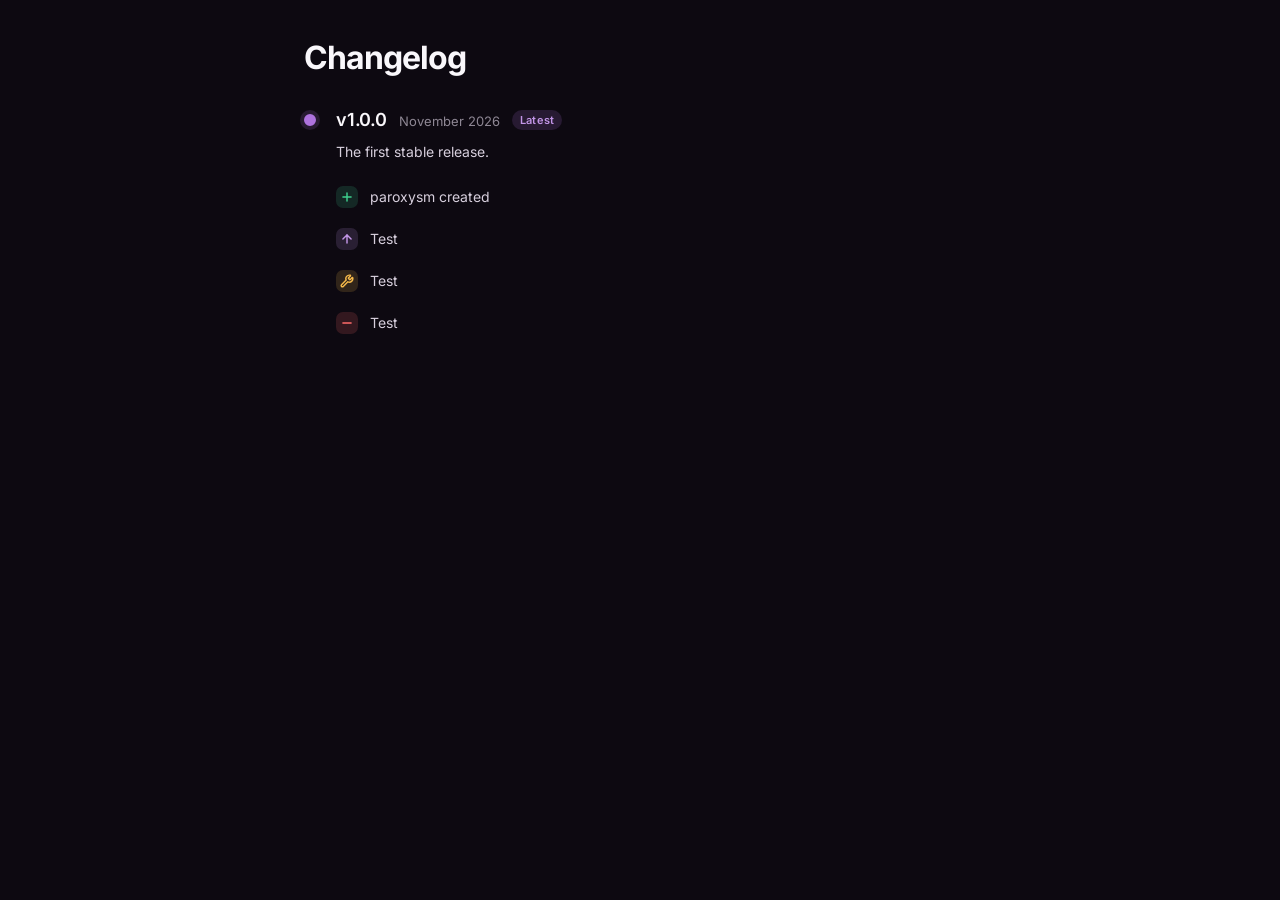
<file: changelog.html>
<!DOCTYPE html>
<html lang="en" class="page">

<head>
    <meta charset="UTF-8">
    <meta name="viewport" content="width=device-width, initial-scale=1.0">
    <title>Changelog</title>
    <link rel="preload" href="fonts/inter-latin-wght-normal.woff2" as="font" type="font/woff2" crossorigin>
    <link rel="stylesheet" href="paroxysm.css">
    <link rel="icon" href="assets/paroxysm/paroxysm_darkmode_favicon.ico" sizes="any">
    <script src="paroxysm-settings.js"></script>
    <script src="paroxysm-rise.js"></script>
    <script src="paroxysm-changelog.js"></script>
    <style>
        body.changelog { background: var(--surface); }
        .cl { max-width: 720px; margin: 0 auto; padding: 40px var(--s5) var(--s7); }
        .cl .page-title { margin-bottom: var(--s6); }
        .cl-list { list-style: none; }
        .cl-entry { position: relative; padding: 0 0 var(--s7) var(--s6); }
        .cl-entry:last-child { padding-bottom: 0; }
        .cl-entry::before { content: ""; position: absolute; left: 5px; top: 22px; bottom: 2px; width: 2px; border-radius: var(--pill); background: var(--border); }
        .cl-entry:last-child::before { display: none; }
        .cl-dot { position: absolute; left: 0; top: 7px; width: 12px; height: 12px; border-radius: 50%; border: 2px solid var(--border-2); background: var(--surface); }
        .cl-entry.latest .cl-dot { border-color: var(--accent); background: var(--accent); box-shadow: 0 0 0 4px var(--accent-soft); }
        .cl-head { display: flex; align-items: baseline; flex-wrap: wrap; gap: var(--s2) var(--s3); }
        .cl-version { font-size: 18px; font-weight: 600; letter-spacing: -.01em; line-height: 26px; }
        .cl-date { color: var(--text-3); font-size: 13px; }
        .cl-tag { align-self: center; padding: 2px var(--s2); border-radius: var(--pill); background: var(--accent-soft); color: var(--accent-2); font-size: 11px; font-weight: 600; letter-spacing: .02em; }
        html[data-theme="light"] .cl-tag { color: color-mix(in srgb, var(--accent) 70%, #000); }
        .cl-summary { margin-top: var(--s2); color: var(--text-2); }
        .cl-changes { list-style: none; margin-top: var(--s4); display: flex; flex-direction: column; gap: var(--s1); }
        .cl-change { --kind: var(--ok); display: flex; align-items: flex-start; gap: var(--s3); padding: var(--s2) var(--s3); margin-left: calc(var(--s3) * -1); border-radius: 12px; color: var(--text-2); transition: background .15s ease; }
        .cl-change:hover { background: color-mix(in srgb, var(--surface-2) 70%, transparent); }
        .cl-change.improved { --kind: var(--accent-2); }
        .cl-change.fixed { --kind: var(--warn); }
        .cl-change.removed { --kind: var(--err); }
        html[data-theme="light"] .cl-change.improved { --kind: color-mix(in srgb, var(--accent) 75%, #000); }
        .cl-badge { flex: none; display: grid; place-items: center; width: 22px; height: 22px; border-radius: 7px; background: color-mix(in srgb, var(--kind) 16%, transparent); color: var(--kind); }
        .cl-badge .icon { width: 14px; height: 14px; stroke-width: 2.5; }
        .cl-text { padding-top: 1px; line-height: 20px; }
        .cl-empty { color: var(--text-3); }
        @media (prefers-reduced-motion: reduce) { .cl-change { transition: none; } }
    </style>
</head>

<body class="changelog">
    <svg width="0" height="0" style="position:absolute" aria-hidden="true">
        <symbol id="i-plus" viewBox="0 0 24 24"><path d="M5 12h14" /><path d="M12 5v14" /></symbol>
        <symbol id="i-minus" viewBox="0 0 24 24"><path d="M5 12h14" /></symbol>
        <symbol id="i-arrow-up" viewBox="0 0 24 24"><path d="m5 12 7-7 7 7" /><path d="M12 19V5" /></symbol>
        <symbol id="i-wrench" viewBox="0 0 24 24"><path d="M14.7 6.3a1 1 0 0 0 0 1.4l1.6 1.6a1 1 0 0 0 1.4 0l3.106-3.105c.32-.322.863-.22.983.218a6 6 0 0 1-8.259 7.057l-7.91 7.91a1 1 0 0 1-2.999-3l7.91-7.91a6 6 0 0 1 7.057-8.259c.438.12.54.662.219.984z" /></symbol>
    </svg>

    <main class="cl">
        <h1 class="page-title" data-rise>Changelog</h1>
        <ol class="cl-list" id="list"></ol>
    </main>

    <script>
        (() => {
            const KINDS = { added: ["plus", "Added"], improved: ["arrow-up", "Improved"], fixed: ["wrench", "Fixed"], removed: ["minus", "Removed"] };
            const el = (tag, cls, text) => { const e = document.createElement(tag); if (cls) e.className = cls; if (text != null) e.textContent = text; return e; };
            const icon = name => {
                const svg = document.createElementNS("http://www.w3.org/2000/svg", "svg");
                svg.setAttribute("class", "icon");
                svg.setAttribute("aria-hidden", "true");
                const use = document.createElementNS("http://www.w3.org/2000/svg", "use");
                use.setAttribute("href", "#i-" + name);
                svg.append(use);
                return svg;
            };
            const when = iso => {
                const d = new Date(iso + "T00:00:00");
                return isNaN(d) ? ["", ""] : [d.toLocaleDateString("en", { month: "long", year: "numeric" }), d.toLocaleDateString("en", { day: "numeric", month: "long", year: "numeric" })];
            };

            const list = document.getElementById("list");
            const entries = Array.isArray(window.PAROXYSM_CHANGELOG) ? window.PAROXYSM_CHANGELOG : [];
            if (!entries.length) list.append(el("li", "cl-empty", "Nothing here yet."));
            entries.forEach((entry, i) => {
                const li = el("li", "cl-entry" + (i === 0 ? " latest" : ""));
                const head = el("div", "cl-head");
                head.dataset.rise = "";
                const dot = el("span", "cl-dot");
                dot.dataset.rise = "";
                head.append(el("h2", "cl-version", "v" + entry.version));
                const [month, full] = when(entry.date);
                if (month) { const t = el("time", "cl-date", month); t.dateTime = entry.date; t.title = full; head.append(t); }
                if (i === 0) head.append(el("span", "cl-tag", "Latest"));
                li.append(dot, head);
                if (entry.summary) { const p = el("p", "cl-summary", entry.summary); p.dataset.rise = ""; li.append(p); }
                const ul = el("ul", "cl-changes");
                for (const [kind, text] of entry.changes ?? []) {
                    const [iconName, label] = KINDS[kind] ?? KINDS.added;
                    const row = el("li", "cl-change " + (KINDS[kind] ? kind : "added"));
                    row.dataset.rise = "";
                    const badge = el("span", "cl-badge");
                    badge.title = label;
                    badge.append(icon(iconName));
                    row.append(badge, el("span", "cl-text", text));
                    ul.append(row);
                }
                li.append(ul);
                list.append(li);
            });
        })();
    </script>
</body>

</html>
</file>
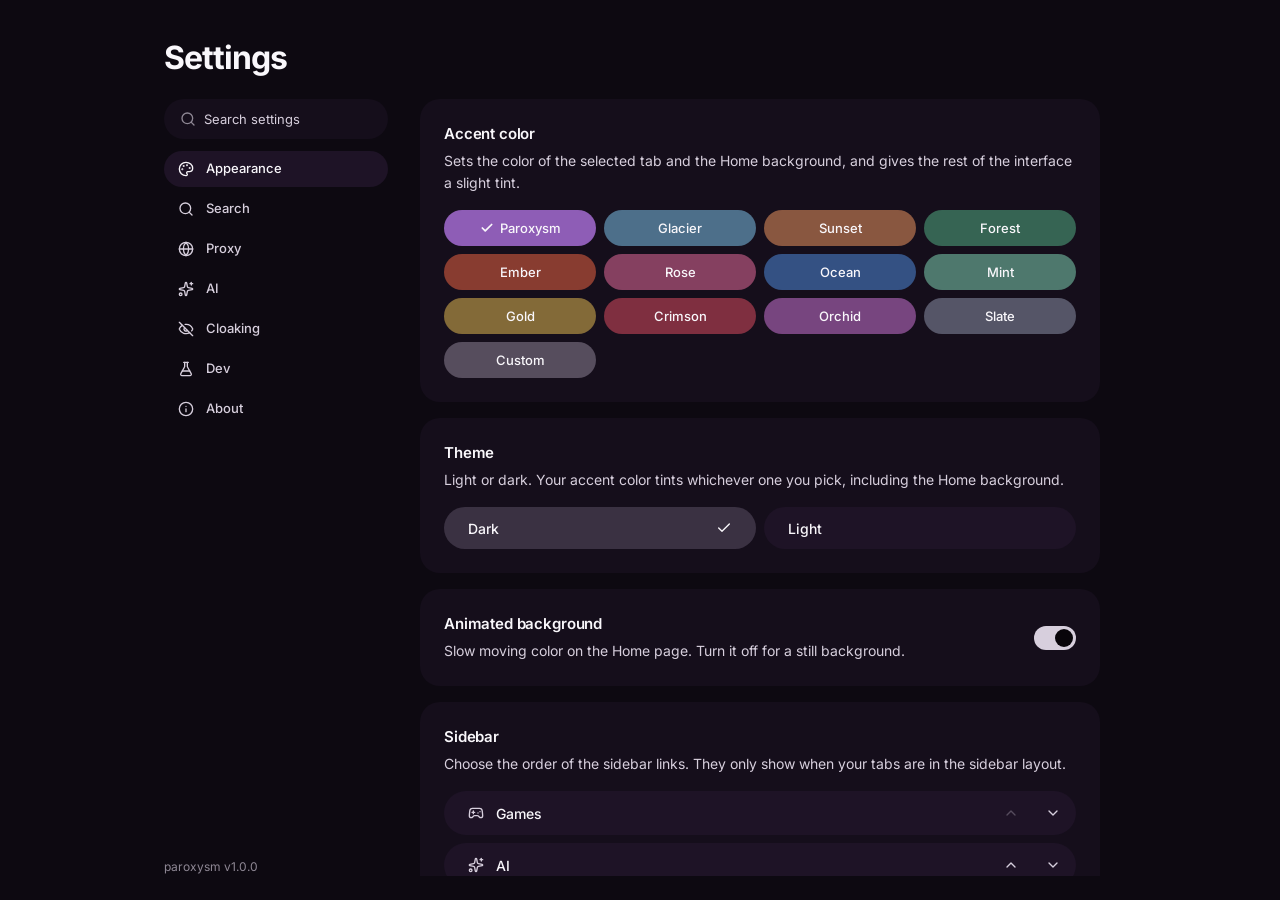
<file: settings.html>
<!DOCTYPE html>
<html lang="en" class="page">

<head>
    <meta charset="UTF-8">
    <meta name="viewport" content="width=device-width, initial-scale=1.0">
    <title>Settings</title>
    <link rel="preload" href="fonts/inter-latin-wght-normal.woff2" as="font" type="font/woff2" crossorigin>
    <link rel="stylesheet" href="paroxysm.css">
    <link rel="icon" href="assets/paroxysm/paroxysm_darkmode_favicon.ico" sizes="any">
    <script src="paroxysm-settings.js"></script>
    <script src="paroxysm-rise.js"></script>
    <script src="paroxysm.config.js"></script>
    <script src="paroxysm-ai.js"></script>
    <script src="paroxysm-ai-settings.js"></script>
</head>

<body class="settings">
    <svg width="0" height="0" style="position:absolute" aria-hidden="true">
        <symbol id="i-check" viewBox="0 0 24 24"><path d="M20 6 9 17l-5-5" /></symbol>
        <symbol id="i-search" viewBox="0 0 24 24"><path d="m21 21-4.34-4.34" /><circle cx="11" cy="11" r="8" /></symbol>
        <symbol id="i-palette" viewBox="0 0 24 24"><path d="M12 22a1 1 0 0 1 0-20 10 9 0 0 1 10 9 5 5 0 0 1-5 5h-2.25a1.75 1.75 0 0 0-1.4 2.8l.3.4a1.75 1.75 0 0 1-1.4 2.8z" /><circle cx="13.5" cy="6.5" r=".5" fill="currentColor" /><circle cx="17.5" cy="10.5" r=".5" fill="currentColor" /><circle cx="6.5" cy="12.5" r=".5" fill="currentColor" /><circle cx="8.5" cy="7.5" r=".5" fill="currentColor" /></symbol>
        <symbol id="i-globe" viewBox="0 0 24 24"><circle cx="12" cy="12" r="10" /><path d="M12 2a14.5 14.5 0 0 0 0 20 14.5 14.5 0 0 0 0-20" /><path d="M2 12h20" /></symbol>
        <symbol id="i-eye-off" viewBox="0 0 24 24"><path d="M10.733 5.076a10.744 10.744 0 0 1 11.205 6.575 1 1 0 0 1 0 .696 10.747 10.747 0 0 1-1.444 2.49" /><path d="M14.084 14.158a3 3 0 0 1-4.242-4.242" /><path d="M17.479 17.499a10.75 10.75 0 0 1-15.417-5.151 1 1 0 0 1 0-.696 10.75 10.75 0 0 1 4.446-5.143" /><path d="m2 2 20 20" /></symbol>
        <symbol id="i-flask-conical" viewBox="0 0 24 24"><path d="M14 2v6a2 2 0 0 0 .245.96l5.51 10.08A2 2 0 0 1 18 22H6a2 2 0 0 1-1.755-2.96l5.51-10.08A2 2 0 0 0 10 8V2" /><path d="M6.453 15h11.094" /><path d="M8.5 2h7" /></symbol>
        <symbol id="i-external-link" viewBox="0 0 24 24"><path d="M15 3h6v6" /><path d="M10 14 21 3" /><path d="M18 13v6a2 2 0 0 1-2 2H5a2 2 0 0 1-2-2V8a2 2 0 0 1 2-2h6" /></symbol>
        <symbol id="i-info" viewBox="0 0 24 24"><circle cx="12" cy="12" r="10" /><path d="M12 16v-4" /><path d="M12 8h.01" /></symbol>
        <symbol id="i-chevron-up" viewBox="0 0 24 24"><path d="m18 15-6-6-6 6" /></symbol>
        <symbol id="i-chevron-down" viewBox="0 0 24 24"><path d="m6 9 6 6 6-6" /></symbol>
        <symbol id="i-x" viewBox="0 0 24 24"><path d="M18 6 6 18" /><path d="m6 6 12 12" /></symbol>
        <symbol id="i-plus" viewBox="0 0 24 24"><path d="M5 12h14" /><path d="M12 5v14" /></symbol>
        <symbol id="i-gamepad-2" viewBox="0 0 24 24"><line x1="6" x2="10" y1="11" y2="11" /><line x1="8" x2="8" y1="9" y2="13" /><line x1="15" x2="15.01" y1="12" y2="12" /><line x1="18" x2="18.01" y1="10" y2="10" /><path d="M17.32 5H6.68a4 4 0 0 0-3.978 3.59c-.006.052-.01.101-.017.152C2.604 9.416 2 14.456 2 16a3 3 0 0 0 3 3c1 0 1.5-.5 2-1l1.414-1.414A2 2 0 0 1 9.828 16h4.344a2 2 0 0 1 1.414.586L17 18c.5.5 1 1 2 1a3 3 0 0 0 3-3c0-1.545-.604-6.584-.685-7.258-.007-.05-.011-.1-.017-.151A4 4 0 0 0 17.32 5z" /></symbol>
        <symbol id="i-sparkles" viewBox="0 0 24 24"><path d="M11.017 2.814a1 1 0 0 1 1.966 0l1.051 5.558a2 2 0 0 0 1.594 1.594l5.558 1.051a1 1 0 0 1 0 1.966l-5.558 1.051a2 2 0 0 0-1.594 1.594l-1.051 5.558a1 1 0 0 1-1.966 0l-1.051-5.558a2 2 0 0 0-1.594-1.594l-5.558-1.051a1 1 0 0 1 0-1.966l5.558-1.051a2 2 0 0 0 1.594-1.594z" /><path d="M20 2v4" /><path d="M22 4h-4" /><circle cx="4" cy="20" r="2" /></symbol>
        <symbol id="i-settings" viewBox="0 0 24 24"><path d="M9.671 4.136a2.34 2.34 0 0 1 4.659 0 2.34 2.34 0 0 0 3.319 1.915 2.34 2.34 0 0 1 2.33 4.033 2.34 2.34 0 0 0 0 3.831 2.34 2.34 0 0 1-2.33 4.033 2.34 2.34 0 0 0-3.319 1.915 2.34 2.34 0 0 1-4.659 0 2.34 2.34 0 0 0-3.32-1.915 2.34 2.34 0 0 1-2.33-4.033 2.34 2.34 0 0 0 0-3.831A2.34 2.34 0 0 1 6.35 6.051a2.34 2.34 0 0 0 3.319-1.915" /><circle cx="12" cy="12" r="3" /></symbol>
    </svg>

    <div class="settings-layout">
        <h1 class="page-title" data-rise>Settings</h1>

        <aside class="settings-side">
            <label class="search-field" data-rise>
                <svg class="icon" aria-hidden="true"><use href="#i-search"/></svg>
                <input id="settingsSearch" type="text" placeholder="Search settings" autocomplete="off" spellcheck="false" aria-label="Search settings">
            </label>
            <nav class="settings-nav" id="settingsNav" aria-label="Settings sections">
                <button class="nav-item active" data-section="appearance" data-rise><svg class="icon" aria-hidden="true"><use href="#i-palette"/></svg><span>Appearance</span></button>
                <button class="nav-item" data-section="search" data-rise><svg class="icon" aria-hidden="true"><use href="#i-search"/></svg><span>Search</span></button>
                <button class="nav-item" data-section="proxy" data-rise><svg class="icon" aria-hidden="true"><use href="#i-globe"/></svg><span>Proxy</span></button>
                <button class="nav-item" data-section="ai" data-rise><svg class="icon" aria-hidden="true"><use href="#i-sparkles"/></svg><span>AI</span></button>
                <button class="nav-item" data-section="cloaking" data-rise><svg class="icon" aria-hidden="true"><use href="#i-eye-off"/></svg><span>Cloaking</span></button>
                <button class="nav-item" data-section="dev" data-rise><svg class="icon" aria-hidden="true"><use href="#i-flask-conical"/></svg><span>Dev</span></button>
                <button class="nav-item" data-section="about" data-rise><svg class="icon" aria-hidden="true"><use href="#i-info"/></svg><span>About</span></button>
            </nav>
            <div class="build-info" id="buildInfo" data-rise></div>
        </aside>

        <main class="settings-main" id="settingsMain">
            <section class="settings-section active" id="sec-appearance">
                <div class="card" data-rise>
                    <h3 class="card-title">Accent color</h3>
                    <p class="card-desc">Sets the color of the selected tab and the Home background, and gives the rest of the interface a slight tint.</p>
                    <div class="accent-grid" id="accentGrid"></div>
                </div>
                <div class="card" data-rise>
                    <h3 class="card-title">Theme</h3>
                    <p class="card-desc">Light or dark. Your accent color tints whichever one you pick, including the Home background.</p>
                    <div class="choices two" id="themeList"></div>
                </div>
                <div class="card" data-rise>
                    <div class="row">
                        <div>
                            <h3 class="card-title">Animated background</h3>
                            <p class="card-desc" style="margin-bottom:0">Slow moving color on the Home page. Turn it off for a still background.</p>
                        </div>
                        <button class="switch" id="animSwitch" role="switch" aria-checked="true" aria-label="Animated background"></button>
                    </div>
                </div>
                <div class="card" data-rise>
                    <h3 class="card-title">Sidebar</h3>
                    <p class="card-desc">Choose the order of the sidebar links. They only show when your tabs are in the sidebar layout.</p>
                    <div class="choices" id="sidebarList"></div>
                </div>
            </section>

            <section class="settings-section" id="sec-search">
                <div class="card" data-rise>
                    <h3 class="card-title">Search engine</h3>
                    <p class="card-desc">Used when you type something on Home or in the address bar that isn't a web address.</p>
                    <div class="choices" id="engineList"></div>
                    <div class="custom-field" id="customField" hidden>
                        <input class="text-input" id="customUrl" type="text" placeholder="https://example.com/?q=%s" autocomplete="off" spellcheck="false" aria-label="Custom search URL">
                        <p class="hint" id="customHint">Put %s where your search words go, like https://example.com/?q=%s</p>
                    </div>
                </div>
            </section>

            <section class="settings-section" id="sec-proxy">
                <div class="card" data-rise>
                    <h3 class="card-title">Wisp server</h3>
                    <p class="card-desc">paroxysm connects through a wisp server. Pick one yourself or let it find one that works.</p>
                    <p class="status-line" id="proxyStatus"></p>
                    <div class="server-list" id="serverList"></div>
                    <div class="add-server" id="addServer">
                        <input class="text-input" id="wispInput" type="text" placeholder="wss://example.com/wisp/" autocomplete="off" spellcheck="false" aria-label="Wisp server URL">
                        <button class="btn primary" id="wispAdd">Add</button>
                    </div>
                    <p class="hint" id="wispHint" hidden></p>
                    <div class="card-actions">
                        <button class="btn primary" id="findBest">Find best server</button>
                        <button class="btn" id="testAll">Test all servers</button>
                        <button class="btn" id="addCustom">Add custom URL</button>
                    </div>
                </div>
            </section>

            <!-- filled by renderAI -->
            <section class="settings-section" id="sec-ai"></section>

            <section class="settings-section" id="sec-cloaking">
                <div class="card" data-rise>
                    <h3 class="card-title">Tab disguise</h3>
                    <p class="card-desc">Changes this tab's title and icon so it looks like another site.</p>
                    <div class="choices two" id="cloakList"></div>
                </div>
                <div class="card" data-rise>
                    <h3 class="card-title">Character masking</h3>
                    <p class="card-desc">Swaps some letters in paroxysm's own pages (tab titles, menus, Settings) for lookalike characters. They look the same but won't match if someone inspects the text. Higher values swap more letters.</p>
                    <div class="range-row">
                        <input type="range" id="maskRange" min="0" max="100" step="10" aria-label="Character masking">
                        <span class="range-val" id="maskVal">0%</span>
                    </div>
                    <p class="hint">This can break copy and paste, find in page and screen readers on paroxysm's own pages. Websites you visit are never changed.</p>
                </div>
                <div class="card" data-rise>
                    <div class="row">
                        <div>
                            <h3 class="card-title">Panic key</h3>
                            <p class="card-desc" style="margin-bottom:0">Press this key anywhere in paroxysm to leave right away.</p>
                        </div>
                        <div class="row" style="gap:8px;flex:none">
                            <span class="kbd" id="panicKey"></span>
                            <button class="btn" id="panicChange">Change</button>
                        </div>
                    </div>
                </div>
                <div class="card" data-rise>
                    <h3 class="card-title">Panic redirect URL</h3>
                    <p class="card-desc">Where the panic key takes you.</p>
                    <div class="choices two" id="panicList"></div>
                    <div class="custom-field" id="panicCustomField" hidden>
                        <input class="text-input" id="panicCustom" type="text" placeholder="https://example.com" autocomplete="off" spellcheck="false" aria-label="Custom panic URL">
                    </div>
                    <p class="hint" id="panicHint"></p>
                </div>
            </section>

            <!-- Dev: empty -->
            <section class="settings-section" id="sec-dev">
                <div class="card" data-rise>
                    <h3 class="card-title">Coming soon</h3>
                    <p class="card-desc" style="margin-bottom:0">Settings in this section are coming soon.</p>
                </div>
            </section>

            <section class="settings-section" id="sec-about">
                <div class="card" data-rise>
                    <h3 class="card-title">paroxysm</h3>
                    <dl class="kv" style="margin-top:16px" id="aboutList"></dl>
                </div>
                <div class="card" data-rise>
                    <h3 class="card-title">Credits</h3>
                    <dl class="kv" style="margin-top:16px" id="creditList"></dl>
                </div>
                <div class="card" data-rise>
                    <h3 class="card-title">Open source</h3>
                    <ul class="credits">
                        <li>Scramjet (AGPL-3.0), the proxy engine</li>
                        <li>Epoxy transport over WISP</li>
                        <li>Three.js (MIT) and React Bits Color Bends (MIT + Commons Clause), the Home background</li>
                        <li>Inter (SIL OFL 1.1), the typeface</li>
                        <li>Lucide (ISC), the icons</li>
                    </ul>
                </div>
            </section>

            <p class="no-results" id="noResults">No settings match that search.</p>
        </main>
    </div>

    <script>
        const S = paroxysmSettings;
        const $ = id => document.getElementById(id);
        const app = () => window.parent && window.parent.paroxysm;
        const cloak = () => window.parent && window.parent.paroxysmCloak;
        const config = () => (window.parent && window.parent.PAROXYSM_CONFIG) || window.PAROXYSM_CONFIG || {};
        const SVG = "http://www.w3.org/2000/svg";
        // text as written even while masking is on
        const plain = el => (cloak() && cloak().plainText ? cloak().plainText(el) : el.textContent);

        // DOM helpers (no innerHTML with foreign text)
        function icon(name) {
            const svg = document.createElementNS(SVG, "svg");
            svg.setAttribute("class", "icon");
            svg.setAttribute("aria-hidden", "true");
            const use = document.createElementNS(SVG, "use");
            use.setAttribute("href", "#i-" + name);
            svg.appendChild(use);
            return svg;
        }
        function h(tag, props = {}, ...kids) {
            const el = document.createElement(tag);
            for (const [k, v] of Object.entries(props)) {
                if (k === "class") el.className = v;
                else if (k === "text") el.textContent = v;
                else if (k.startsWith("on")) el.addEventListener(k.slice(2), v);
                else if (v !== false && v != null) el.setAttribute(k, v === true ? "" : v);
            }
            kids.flat().forEach(c => c != null && el.append(c));
            return el;
        }

        // list of options with one selected
        function choiceList(container, items, selectedId, onPick) {
            container.replaceChildren(...items.map(it =>
                h("button", { class: "choice" + (it.id === selectedId ? " selected" : ""), onclick: () => onPick(it.id) },
                    h("span", { text: it.label }), icon("check"))));
        }

        function showSection(name) {
            document.querySelectorAll(".nav-item").forEach(b => b.classList.toggle("active", b.dataset.section === name));
            document.querySelectorAll(".settings-section").forEach(sec => sec.classList.toggle("active", sec.id === "sec-" + name));
            if (name === "about") renderAbout();
            if (name === "proxy") renderServers();
            if (name === "ai") renderAI();
            main.scrollTop = 0;
            window.paroxysmRise?.run($("sec-" + name));
        }
        const main = $("settingsMain");
        document.querySelectorAll(".nav-item").forEach(btn => btn.addEventListener("click", () => {
            $("settingsSearch").value = "";
            applySearch();
            showSection(btn.dataset.section);
        }));

        // typing shows every matching card from any section; clearing returns to chosen section
        function applySearch() {
            const q = $("settingsSearch").value.trim().toLowerCase();
            const cards = document.querySelectorAll(".settings-section .card");
            main.classList.toggle("searching", !!q);
            let any = false;
            cards.forEach(c => {
                const hit = !q || plain(c).toLowerCase().includes(q);
                c.classList.toggle("hide", !hit);
                if (hit) any = true;
            });
            document.querySelectorAll(".ais-hidden").forEach(d => {
                const hit = !!d.querySelector(".card:not(.hide)");
                d.hidden = !hit;
                if (q && hit) d.open = true;
            });
            document.querySelectorAll(".settings-section").forEach(sec => {
                sec.classList.toggle("empty", !!q && !sec.querySelector(".card:not(.hide)"));
            });
            main.classList.toggle("none", !!q && !any);
            if (q) main.scrollTop = 0;
        }
        $("settingsSearch").addEventListener("input", applySearch);

        const accentGrid = $("accentGrid");
        S.accents.forEach(a => accentGrid.append(h("button", {
            class: "accent-pill", style: `--c:${a.hex}`, "data-hex": a.hex, onclick: () => S.set({ accent: a.hex })
        }, icon("check"), h("span", { text: a.name }))));
        const customInput = h("input", { type: "color", "aria-label": "Custom accent color" });
        customInput.addEventListener("input", () => S.set({ accent: customInput.value }));
        accentGrid.append(h("label", { class: "accent-pill custom" }, icon("check"), h("span", { text: "Custom" }), customInput));

        function syncAccent() {
            const cur = S.get().accent.toLowerCase();
            let known = false;
            accentGrid.querySelectorAll(".accent-pill[data-hex]").forEach(p => {
                const on = p.dataset.hex === cur;
                known ||= on;
                p.classList.toggle("selected", on);
            });
            accentGrid.querySelector(".custom").classList.toggle("selected", !known);
            if (!known && document.activeElement !== customInput) customInput.value = cur;
        }

        function renderTheme() {
            choiceList($("themeList"), [{ id: "dark", label: "Dark" }, { id: "light", label: "Light" }],
                S.get().theme, id => S.set({ theme: id }));
        }

        const animSwitch = $("animSwitch");
        animSwitch.addEventListener("click", () => S.set({ animatedBackground: !S.get().animatedBackground }));

        const SIDEBAR_LABELS = { games: ["Games", "gamepad-2"], assistant: ["AI", "sparkles"], settings: ["Settings", "settings"] };
        function renderSidebar() {
            const order = S.sidebarOrder();
            const move = (i, d) => { const o = order.slice(); [o[i], o[i + d]] = [o[i + d], o[i]]; S.set({ sidebarOrder: o }); };
            $("sidebarList").replaceChildren(...order.map((key, i) => h("div", { class: "sidebar-row" },
                icon(SIDEBAR_LABELS[key][1]),
                h("span", { class: "name", text: SIDEBAR_LABELS[key][0] }),
                h("button", { class: "icon-btn", title: "Move up", "aria-label": "Move " + SIDEBAR_LABELS[key][0] + " up", disabled: i === 0, onclick: () => move(i, -1) }, icon("chevron-up")),
                h("button", { class: "icon-btn", title: "Move down", "aria-label": "Move " + SIDEBAR_LABELS[key][0] + " down", disabled: i === order.length - 1, onclick: () => move(i, 1) }, icon("chevron-down")))));
        }

        function renderEngines() {
            const items = Object.entries(S.engines).map(([id, e]) => ({ id, label: e.name + (id === S.defaults.searchEngine ? " (default)" : "") }));
            items.push({ id: "custom", label: "Custom" });
            choiceList($("engineList"), items, S.get().searchEngine, id => S.set({ searchEngine: id }));
            $("customField").hidden = S.get().searchEngine !== "custom";
        }
        $("customUrl").addEventListener("input", e => {
            const v = e.target.value.trim();
            const ok = /^https?:\/\/.+%s/i.test(v);
            $("customHint").textContent = ok || !v
                ? "Put %s where your search words go, like https://example.com/?q=%s"
                : "That needs %s where your search words go, like https://example.com/?q=%s";
            if (ok) S.set({ customSearchUrl: v });
        });

        let testResults = {};
        let wispMessage = "";
        function renderServers() {
            const a = app();
            const list = $("serverList");
            if (!a) { list.replaceChildren(h("p", { class: "hint", text: "Open Settings inside paroxysm to manage servers." })); return; }
            const servers = a.servers(), active = a.activeIndex(), pref = S.get().wispPreferred;
            const prefIdx = servers.findIndex(s => s.id === pref);
            $("proxyStatus").replaceChildren(
                document.createTextNode(a.isReady() ? "Using " : "Connecting. Trying "),
                h("strong", { text: servers[active]?.name ?? "a server" }),
                document.createTextNode(prefIdx >= 0 ? ", picked by you." : ", chosen automatically."));
            list.replaceChildren(...servers.map((s, i) => {
                const r = testResults[s.id];
                const tick = icon("check"); tick.classList.add("check");
                const kids = [tick, h("span", { class: "name", text: s.name })];
                if (i === active && a.isReady()) kids.push(h("span", { class: "chip ok", text: "In use" }));
                if (r) kids.push(h("span", { class: "chip " + (r.ok ? "ok" : "bad"), text: r.ok ? r.ms + " ms" : "Unreachable" }));
                if (s.custom) kids.push(h("button", {
                    class: "icon-btn", title: "Remove", "aria-label": "Remove " + s.name,
                    onclick: e => { e.stopPropagation(); const res = a.removeCustomServer(i); wispMessage = res.ok ? "" : res.error; renderServers(); }
                }, icon("x")));
                return h("div", {
                    class: "server-item" + (i === prefIdx ? " selected" : ""), role: "button", tabindex: "0", title: "Use " + s.name,
                    onclick: async () => { await a.selectServer(i); renderServers(); },
                    onkeydown: e => { if (e.key === "Enter" || e.key === " ") { e.preventDefault(); e.currentTarget.click(); } }
                }, kids);
            }));
            $("wispHint").hidden = !wispMessage;
            $("wispHint").textContent = wispMessage;
        }
        $("findBest").addEventListener("click", async e => {
            e.currentTarget.disabled = true;
            await app()?.findBestServer();
            e.currentTarget.disabled = false;
            renderServers();
        });
        $("testAll").addEventListener("click", async e => {
            const btn = e.currentTarget, a = app();
            if (!a) return;
            btn.disabled = true; btn.textContent = "Testing...";
            testResults = {};
            (await a.testAll()).forEach(r => { testResults[r.id] = r; });
            btn.disabled = false; btn.textContent = "Test all servers";
            renderServers();
        });
        $("addCustom").addEventListener("click", () => { $("addServer").classList.toggle("open"); $("wispInput").focus(); });
        function addWisp() {
            const res = app()?.addCustomServer($("wispInput").value);
            if (!res) return;
            wispMessage = res.ok ? "" : res.error;
            if (res.ok) { $("wispInput").value = ""; $("addServer").classList.remove("open"); }
            renderServers();
        }
        $("wispAdd").addEventListener("click", addWisp);
        $("wispInput").addEventListener("keydown", e => { if (e.key === "Enter") addWisp(); });
        setInterval(() => { if ($("sec-proxy").classList.contains("active") || main.classList.contains("searching")) renderServers(); }, 1500);

        function renderCloaks() {
            choiceList($("cloakList"), S.cloaks.map(c => ({ id: c.id, label: c.label })), S.get().tabCloak, id => S.set({ tabCloak: id }));
        }
        const maskRange = $("maskRange");
        maskRange.addEventListener("input", () => S.set({ charMask: Number(maskRange.value) }));
        function syncMask() {
            const v = S.get().charMask || 0;
            if (Number(maskRange.value) !== v) maskRange.value = v;
            $("maskVal").textContent = v + "%";
        }

        let capturing = false;
        function keyLabel(k) { return k === " " ? "Space" : k === "`" ? "` (backtick)" : k; }
        function syncPanicKey() { $("panicKey").textContent = capturing ? "Press a key..." : keyLabel(S.get().panicKey); }
        function endCapture() { capturing = false; cloak()?.setCapturing(false); document.removeEventListener("keydown", onCapture, true); syncPanicKey(); }
        function onCapture(e) {
            if (e.key === "Shift" || e.key === "Control" || e.key === "Alt" || e.key === "Meta") return;
            e.preventDefault(); e.stopPropagation();
            if (e.key !== "Escape" && !e.ctrlKey && !e.metaKey && !e.altKey && (e.key.length === 1 || /^F\d{1,2}$/.test(e.key))) S.set({ panicKey: e.key });
            endCapture();
        }
        $("panicChange").addEventListener("click", () => {
            if (capturing) { endCapture(); return; }
            capturing = true; cloak()?.setCapturing(true); syncPanicKey();
            document.addEventListener("keydown", onCapture, true);
        });

        function renderPanic() {
            const s = S.get();
            choiceList($("panicList"), S.panicTemplates.map(t => ({ id: t.id, label: t.label })), s.panicTemplate, id => S.set({ panicTemplate: id }));
            $("panicCustomField").hidden = s.panicTemplate !== "custom";
            const url = S.panicUrl();
            $("panicHint").textContent = url ? "Goes to " + url : (s.panicTemplate === "custom" ? "Enter a web address." : "");
        }
        $("panicCustom").addEventListener("input", e => S.set({ panicCustomUrl: e.target.value }));

        function renderAbout() {
            const a = app();
            const info = a ? a.about() : {};
            const dl = $("aboutList");
            dl.replaceChildren();
            [["Version", info.version], ["Scramjet", info.scramjet], ["Scramjet controller", info.controller]].forEach(([k, v]) => {
                dl.append(h("dt", { text: k }), h("dd", { text: v ?? "unknown" }));
            });
            const cfg = config();
            const credits = $("creditList");
            credits.replaceChildren();
            [["Developers", cfg.developers], ["Game source", cfg.gameSource], ["AI provider", cfg.aiProvider],
             ["Extensions", cfg.extensions], ["UI inspiration", cfg.uiInspiration],
             ["Scramjet template", cfg.scramjetTemplate, "https://github.com/x8rr/scramjet-templates"]].forEach(([k, v, href]) => {
                if (!v) return;
                // opens real browser tab not proxied one
                const value = href ? h("a", { class: "kv-link", href, target: "_blank", rel: "noopener noreferrer" }, v, icon("external-link")) : v;
                credits.append(h("dt", { text: k }), h("dd", {}, value));
            });
            credits.closest(".card").hidden = !credits.children.length;
            $("buildInfo").textContent = "paroxysm v" + (info.version ?? cfg.version ?? "dev");
        }

        // AI: same panel as assistant dialog drawn as cards
        function renderAI() {
            if (!window.paroxysmAI?.ui) return;
            $("sec-ai").replaceChildren(...window.paroxysmAI.ui.aiSettings({ style: "card" }));
        }
        renderAI();

        function syncAll() {
            syncAccent();
            renderTheme();
            animSwitch.setAttribute("aria-checked", String(S.get().animatedBackground !== false));
            renderSidebar();
            renderEngines();
            renderCloaks();
            syncMask();
            syncPanicKey();
            renderPanic();
        }
        $("customUrl").value = S.get().customSearchUrl;
        $("panicCustom").value = S.get().panicCustomUrl;
        S.onChange(syncAll);
        syncAll();
        renderServers();
        renderAbout();
    </script>
</body>

</html>
</file>
<file: paroxysm.css>
/* shared styles; accent defaults here are overridden by paroxysm-settings.js */

@font-face {
    font-family: "Inter";
    font-style: normal;
    font-weight: 100 900;
    font-display: swap;
    src: url("fonts/inter-latin-wght-normal.woff2") format("woff2");
    unicode-range: U+0000-00FF, U+0131, U+0152-0153, U+02BB-02BC, U+02C6, U+02DA, U+02DC, U+0304, U+0308, U+0329, U+2000-206F, U+20AC, U+2122, U+2191, U+2193, U+2212, U+2215, U+FEFF, U+FFFD;
}

/* Cyrillic and Greek Inter subsets so masked lookalike letters render in Inter */
@font-face {
    font-family: "Inter";
    font-style: normal;
    font-weight: 100 900;
    font-display: block;
    src: url("fonts/inter-cyrillic-ext-wght-normal.woff2") format("woff2");
    unicode-range: U+0460-052F, U+1C80-1C8A, U+20B4, U+2DE0-2DFF, U+A640-A69F, U+FE2E-FE2F;
}

@font-face {
    font-family: "Inter";
    font-style: normal;
    font-weight: 100 900;
    font-display: block;
    src: url("fonts/inter-cyrillic-wght-normal.woff2") format("woff2");
    unicode-range: U+0301, U+0400-045F, U+0490-0491, U+04B0-04B1, U+2116;
}

@font-face {
    font-family: "Inter";
    font-style: normal;
    font-weight: 100 900;
    font-display: block;
    src: url("fonts/inter-greek-wght-normal.woff2") format("woff2");
    unicode-range: U+0370-0377, U+037A-037F, U+0384-038A, U+038C, U+038E-03A1, U+03A3-03FF;
}

:root {
    color-scheme: dark;

    /* accent (#ae72df default) */
    --accent-rgb: 174, 114, 223;
    --accent: rgb(var(--accent-rgb));
    --accent-2: #c398ea;
    --on-accent: #0a0a0a;
    --accent-soft: rgba(var(--accent-rgb), .16); /* hover tint */

    /* dark theme: accent mixed into black (percentages matched to Fern) */
    --bg: color-mix(in srgb, var(--accent) 4.5%, #000); /* top bar and rail */
    --surface: color-mix(in srgb, var(--accent) 7.5%, #000); /* page area */
    --surface-2: color-mix(in srgb, var(--accent) 12%, #000); /* cards and fields */
    --surface-3: color-mix(in srgb, var(--accent) 17%, #000); /* rows in cards and hovers */
    --border: color-mix(in srgb, var(--accent) 14%, #000);
    --border-2: color-mix(in srgb, var(--accent) 24%, #000);

    /* text and icons follow accent slightly */
    --text: color-mix(in srgb, var(--accent) 3.5%, #fcfcfc);
    --text-2: color-mix(in srgb, var(--accent) 13%, #dddddd);
    --text-3: color-mix(in srgb, var(--accent) 12%, #8a8a8a);

    /* Home search pill over background */
    --pill-bg: color-mix(in srgb, var(--accent) 12%, rgb(0 0 0 / .62));
    --pill-bg-focus: color-mix(in srgb, var(--accent) 16%, rgb(0 0 0 / .72));
    --shadow: 0 8px 32px rgba(0, 0, 0, .35);

    /* status */
    --ok: #3ecf8e;
    --warn: #f5b94a;
    --err: #ff6b6b;

    /* spacing */
    --s1: 4px;
    --s2: 8px;
    --s3: 12px;
    --s4: 16px;
    --s5: 24px;
    --s6: 32px;
    --s7: 48px;

    /* shape and layout */
        --r-frame: 14px; /* page area */
    --r-card: 20px; /* settings cards */
    --pill: 999px;
    --rail-default: 232px;
    --bar: 46px;

    --ease: cubic-bezier(.2, .7, .2, 1);
    --font: "Inter", system-ui, -apple-system, "Segoe UI", Roboto, sans-serif;
}

/* light theme: mixed into white */
:root[data-theme="light"] {
    color-scheme: light;
    --bg: color-mix(in srgb, var(--accent) 13%, #fff);
    --surface: color-mix(in srgb, var(--accent) 5%, #fff);
    --surface-2: color-mix(in srgb, var(--accent) 11%, #fff);
    --surface-3: color-mix(in srgb, var(--accent) 17%, #fff);
    --border: color-mix(in srgb, var(--accent) 20%, #fff);
    --border-2: color-mix(in srgb, var(--accent) 32%, #fff);
    --text: color-mix(in srgb, var(--accent) 14%, #141018);
    --text-2: color-mix(in srgb, var(--accent) 18%, #55505e);
    --text-3: color-mix(in srgb, var(--accent) 16%, #8b8794);
    --pill-bg: color-mix(in srgb, var(--accent) 10%, rgb(255 255 255 / .72));
    --pill-bg-focus: color-mix(in srgb, var(--accent) 14%, rgb(255 255 255 / .86));
    --shadow: 0 8px 32px rgba(40, 20, 70, .14);
    --ok: #1f9d68;
    --warn: #b9780a;
    --err: #d23f3f;
}

*,
*::before,
*::after { box-sizing: border-box; margin: 0; padding: 0; }

html, body { height: 100%; }
html { background: var(--bg); }
html.page { background: var(--surface); } /* home and settings use page colour */

body {
    background: var(--bg);
    color: var(--text);
    font: 400 14px/1.5 var(--font);
    -webkit-font-smoothing: antialiased;
}

button { font: inherit; color: inherit; background: none; border: 0; cursor: pointer; }
button:disabled { cursor: default; opacity: .6; }
input { font: inherit; color: inherit; }
:focus-visible { outline: 2px solid var(--accent-2); outline-offset: 2px; }

.icon {
    width: 18px;
    height: 18px;
    flex: none;
    fill: none;
    stroke: currentColor;
    stroke-width: 2;
    stroke-linecap: round;
    stroke-linejoin: round;
}

::-webkit-scrollbar { width: 8px; height: 8px; }
::-webkit-scrollbar-thumb { background: var(--border-2); border-radius: 8px; }
::-webkit-scrollbar-track { background: transparent; }

html.rise-pending [data-rise] { opacity: 0; }
@keyframes rise {
    from { opacity: 0; translate: 0 14px; }
    to { opacity: 1; translate: 0 0; }
}
.rise {
    animation: rise .5s cubic-bezier(.2, 0, 0, 1) both;
    animation-delay: calc(var(--i, 0) * 65ms + 30ms);
}

body.browser {
    --rail: var(--rail-w, var(--rail-default)); /* --rail-w set by resize drag */
    display: grid;
    grid-template-columns: var(--rail) 1fr;
    grid-template-rows: var(--bar) auto 1fr;
    grid-template-areas: "bar bar" "marks marks" "rail frames";
    height: 100vh;
    overflow: hidden;
}
/* horizontal tabs (default): no sidebar; tab strip under top bar */
body.browser.layout-h {
    grid-template-columns: 1fr;
    grid-template-rows: var(--bar) auto auto 1fr;
    grid-template-areas: "bar" "tabs" "marks" "frames";
}
body.layout-h .rail { display: none; }
body.layout-v .tab-strip { display: none; }
body.layout-h .frames { margin: 0 var(--s2) var(--s2); }
body.browser.rail-collapsed { --rail: 60px; }
body.resizing { cursor: col-resize; user-select: none; }
body.resizing .frames iframe { pointer-events: none; }

/* top bar: nav left; address centred; menu right */
.toolbar {
    grid-area: bar;
    display: grid;
    grid-template-columns: 1fr minmax(0, 640px) 1fr;
    align-items: center;
    gap: var(--s4);
    padding: 0 var(--s3) 0 14px;
}
.toolbar-left { display: flex; align-items: center; gap: 6px; }
.toolbar-right { display: flex; align-items: center; justify-content: flex-end; gap: 6px; }

.nav-btn {
    display: grid;
    place-items: center;
    width: 28px;
    height: 28px;
    flex: none;
    border-radius: 50%;
    color: var(--text-2);
    transition: background .12s var(--ease), color .12s var(--ease);
}
.nav-btn .icon { width: 16px; height: 16px; }
.nav-btn:hover:not(:disabled) { background: var(--surface-3); color: var(--text); }
.nav-btn:disabled { opacity: .35; }

.url-bar {
    display: flex;
    align-items: center;
    gap: var(--s2);
    height: 30px;
    padding: 0 var(--s2) 0 var(--s3);
    background: var(--surface-2);
    border-radius: var(--pill);
    transition: background .12s var(--ease);
}
.url-bar:focus-within { background: var(--surface-3); }
.url-icon { display: grid; flex: none; color: var(--text-2); }
.url-icon .icon { width: 15px; height: 15px; }
.url-field { position: relative; flex: 1; min-width: 0; height: 100%; }
.url-field input {
    width: 100%;
    height: 100%;
    background: none;
    border: 0;
    outline: 0;
    font-size: 12.5px;
}
.url-field.styled input { color: transparent; } /* coloured copy is shown instead */
.url-display {
    position: absolute;
    inset: 0;
    display: none;
    align-items: center;
    overflow: hidden;
    white-space: nowrap;
    text-overflow: ellipsis;
    font-size: 12.5px;
    line-height: 30px;
    color: var(--text-3);
    pointer-events: none;
}
.url-field.styled .url-display { display: block; }
.url-display b { font-weight: 400; color: var(--text); } /* domain */
.url-btn {
    display: grid;
    place-items: center;
    width: 24px;
    height: 24px;
    flex: none;
    border-radius: 50%;
    color: var(--text-3);
    transition: background .12s var(--ease), color .12s var(--ease);
}
.url-btn .icon { width: 14px; height: 14px; }
.url-btn:hover:not(:disabled) { background: var(--surface-3); color: var(--text); }
.url-btn:disabled { opacity: .4; }
.url-btn.on { color: var(--accent); }
.url-btn.on .icon { fill: var(--accent); }
.url-field input::placeholder { color: var(--text-3); }

/* vertical tab rail */
.rail {
    grid-area: rail;
    position: relative;
    display: flex;
    flex-direction: column;
    min-height: 0;
    padding: var(--s1) var(--s2) var(--s3);
}
.tab-bar {
    flex: 1;
    min-height: 0;
    display: flex;
    flex-direction: column;
    gap: var(--s1);
    overflow-y: auto;
}

.new-tab-btn,
.rail-link,
.tab {
    display: flex;
    align-items: center;
    gap: 10px;
    height: 36px;
    padding: 0 var(--s2) 0 14px;
    border-radius: var(--pill);
    color: var(--text-2);
    font-size: 13px;
    font-weight: 500;
    transition: background .12s var(--ease), color .12s var(--ease);
}
.new-tab-btn {
    order: -1;
    position: sticky;
    top: 0;
    z-index: 1;
    margin-bottom: var(--s1);
    background: var(--bg);
}
.rail-links { display: flex; flex-direction: column; gap: var(--s1); margin-top: var(--s2); }
.rail-link { flex: none; }

/* hover on inactive tab */
.new-tab-btn:hover,
.rail-link:hover,
.tab:not(.active):hover { background: var(--accent-soft); color: var(--text); }

.tab { cursor: pointer; user-select: none; }
.tab.active { background: var(--accent); color: var(--on-accent); } /* selected = solid accent */

.tab-favicon { width: 16px; height: 16px; flex: none; border-radius: 4px; }
.tab-icon { width: 16px; height: 16px; }
.tab.local .tab-favicon,
.tab:not(.local) .tab-icon { display: none; }
.tab-title {
    flex: 1;
    min-width: 0;
    overflow: hidden;
    text-overflow: ellipsis;
    white-space: nowrap;
}
.tab-close {
    display: grid;
    place-items: center;
    width: 22px;
    height: 22px;
    flex: none;
    border-radius: 50%;
    color: var(--text-3);
    opacity: 0;
    transition: opacity .12s var(--ease), background .12s var(--ease), color .12s var(--ease);
}
.tab-close .icon { width: 13px; height: 13px; }
.tab:hover .tab-close,
.tab.active .tab-close { opacity: 1; }
.tab.active .tab-close { color: var(--on-accent); }
.tab-close:hover { background: rgba(255, 255, 255, .16); color: var(--text); }
.tab.active .tab-close:hover { background: rgba(0, 0, 0, .18); color: var(--on-accent); }

/* resize handle in gutter between rail and page */
.rail-resizer {
    position: absolute;
    top: 0;
    bottom: 0;
    right: -4px;
    width: 12px;
    cursor: col-resize;
    touch-action: none;
}
.rail-resizer::after {
    content: "";
    position: absolute;
    top: 50%;
    left: 50%;
    width: 3px;
    height: 36px;
    transform: translate(-50%, -50%);
    border-radius: var(--pill);
    background: var(--border-2);
    transition: background .12s var(--ease), height .12s var(--ease);
}
.rail-resizer:hover::after,
body.resizing .rail-resizer::after { background: var(--text-3); height: 52px; }
body.rail-collapsed .rail-resizer { display: none; }

/* frames start hidden and fade in on load (watchFrame in index.html) */
.frames {
    grid-area: frames;
    position: relative;
    margin: 0 var(--s2) var(--s2) 0;
    border-radius: var(--r-frame);
    overflow: hidden;
    background: var(--surface);
}
.frames iframe {
    position: absolute;
    inset: 0;
    width: 100%;
    height: 100%;
    border: none;
    background: var(--surface);
    display: none;
    opacity: 0;
    transition: opacity .14s linear;
}
.frames iframe.active { display: block; }
.frames iframe.shown { opacity: 1; }
.frames iframe.web { background: #fff; } /* proxied sites expect white canvas */

/* collapsed rail: icons only */
body.rail-collapsed .tab-title,
body.rail-collapsed .tab-close,
body.rail-collapsed .new-tab-btn span,
body.rail-collapsed .rail-link span { display: none; }
body.rail-collapsed .tab,
body.rail-collapsed .new-tab-btn,
body.rail-collapsed .rail-link { justify-content: center; padding: 0; }

@media (max-width: 900px) {
    .toolbar { grid-template-columns: auto minmax(0, 1fr) auto; }
}
@media (max-width: 760px) {
    body.browser { --rail: 60px; }
    .tab-title, .tab-close, .new-tab-btn span, .rail-link span { display: none; }
    .tab, .new-tab-btn, .rail-link { justify-content: center; padding: 0; }
    .rail-resizer { display: none; }
}

.pill {
    position: fixed;
    z-index: 30;
    left: 50%;
    bottom: var(--s5);
    display: flex;
    align-items: center;
    gap: var(--s2);
    max-width: min(520px, calc(100vw - 32px));
    padding: var(--s2) var(--s4);
    background: var(--surface-3);
    border-radius: var(--pill);
    font-size: 13px;
    opacity: 0;
    pointer-events: none;
    transform: translate(-50%, 8px);
    transition: opacity .16s var(--ease), transform .16s var(--ease);
}
.pill.show { opacity: 1; transform: translate(-50%, 0); pointer-events: auto; }
.pill::before {
    content: "";
    width: 8px;
    height: 8px;
    flex: none;
    border-radius: 50%;
    background: var(--text-3);
}
.pill.ok::before { background: var(--ok); }
.pill.warn::before { background: var(--warn); }
.pill.error::before { background: var(--err); }

.bg-canvas {
    position: fixed;
    inset: 0;
    z-index: 0;
    width: 100%;
    height: 100%;
    opacity: 0;
    transition: opacity 1s var(--ease);
}
.bg-canvas.ready { opacity: 1; }
body.newtab.no-webgl {
    background:
        radial-gradient(60% 50% at 30% 30%, rgba(var(--accent-rgb), .20), transparent 70%),
        radial-gradient(50% 50% at 75% 70%, rgba(var(--accent-rgb), .12), transparent 70%),
        var(--surface);
}

body.newtab {
    position: relative;
    background: var(--surface);
    min-height: 100vh;
    display: flex;
    flex-direction: column;
    align-items: center;
    justify-content: center;
    gap: var(--s5);
    padding: var(--s7) var(--s5) 14vh;
}
body.newtab > :not(.bg-canvas):not(svg) { position: relative; z-index: 1; }
.logo { display: block; width: min(420px, 78vw); height: auto; }
.wordmark { /* text fallback if logo is missing */
    font-size: 44px;
    font-weight: 600;
    letter-spacing: -.03em;
    line-height: 1;
}
.search-container { width: 100%; max-width: 580px; }
.search-box {
    display: flex;
    align-items: center;
    gap: var(--s3);
    height: 52px;
    padding: 0 var(--s2) 0 var(--s5);
    background: var(--pill-bg);
    backdrop-filter: blur(14px);
    border-radius: var(--pill);
    box-shadow: var(--shadow);
    transition: background .12s var(--ease);
}
.search-box:focus-within { background: var(--pill-bg-focus); }
.search-icon { display: grid; color: var(--text-3); }
.search-input {
    flex: 1;
    min-width: 0;
    height: 100%;
    background: none;
    border: 0;
    outline: 0;
    font-size: 15px;
}
.search-input::placeholder { color: var(--text-2); }
.search-btn {
    display: grid;
    place-items: center;
    width: 36px;
    height: 36px;
    flex: none;
    border-radius: 50%;
    background: var(--accent);
    color: var(--on-accent);
    transition: filter .12s var(--ease), transform .12s var(--ease);
}
.search-btn:hover { filter: brightness(1.1); }
.search-btn:active { transform: scale(.94); }

body.empty-page { background: var(--surface); min-height: 100vh; }

/* settings page: no accent colour except in accent picker */
body.settings { background: var(--surface); height: 100%; overflow: hidden; --sel: color-mix(in srgb, var(--text) 13%, var(--surface-3)); }
.settings-layout {
    height: 100vh;
    max-width: 1000px;
    margin: 0 auto;
    padding: 40px var(--s5) var(--s5);
    display: grid;
    grid-template-columns: 224px minmax(0, 1fr);
    grid-template-rows: auto minmax(0, 1fr);
    column-gap: var(--s6);
    row-gap: var(--s5);
}
.page-title {
    grid-column: 1 / -1;
    font-size: 32px;
    font-weight: 700;
    letter-spacing: -.03em;
    line-height: 1.1;
}
.settings-side { display: flex; flex-direction: column; gap: var(--s3); min-height: 0; }
.search-field {
    display: flex;
    align-items: center;
    gap: var(--s2);
    height: 40px;
    padding: 0 var(--s4);
    background: var(--surface-2);
    border-radius: var(--pill);
    color: var(--text-3);
}
.search-field input { flex: 1; min-width: 0; height: 100%; background: none; border: 0; outline: 0; color: var(--text); font-size: 13px; }
.search-field input::placeholder { color: var(--text-2); }
.search-field .icon { width: 16px; height: 16px; }
.settings-nav { display: flex; flex-direction: column; gap: var(--s1); }
.nav-item {
    display: flex;
    align-items: center;
    gap: var(--s3);
    height: 36px;
    padding: 0 14px;
    border-radius: var(--pill);
    text-align: left;
    color: var(--text-2);
    font-size: 13px;
    font-weight: 500;
    transition: background .12s var(--ease), color .12s var(--ease);
}
.nav-item .icon { width: 16px; height: 16px; }
.nav-item:not(.active):hover { background: var(--surface-2); color: var(--text); }
.nav-item.active { background: var(--surface-3); color: var(--text); }
.build-info { margin-top: auto; color: var(--text-3); font-size: 12px; line-height: 1.5; }

/* cards scroll in own frame inset from right edge */
.settings-main { min-height: 0; overflow-y: auto; padding-right: var(--s4); }
.settings-main::-webkit-scrollbar { width: 6px; }
.settings-main::-webkit-scrollbar-track { background: color-mix(in srgb, var(--text) 6%, transparent); border-radius: var(--pill); margin: 2px 0; }
.settings-main::-webkit-scrollbar-thumb { background: color-mix(in srgb, var(--text) 24%, transparent); border-radius: var(--pill); }
.settings-main::-webkit-scrollbar-thumb:hover { background: color-mix(in srgb, var(--text) 38%, transparent); }
/* same inset scrollbar for dialogs and assistant scrollers */
.modal .m-body::-webkit-scrollbar, .sb-list::-webkit-scrollbar, .scroll::-webkit-scrollbar, .t-body::-webkit-scrollbar { width: 6px; }
.modal .m-body::-webkit-scrollbar-track, .sb-list::-webkit-scrollbar-track, .scroll::-webkit-scrollbar-track, .t-body::-webkit-scrollbar-track { background: color-mix(in srgb, var(--text) 6%, transparent); border-radius: var(--pill); margin: 2px 0; }
.modal .m-body::-webkit-scrollbar-thumb, .sb-list::-webkit-scrollbar-thumb, .scroll::-webkit-scrollbar-thumb, .t-body::-webkit-scrollbar-thumb { background: color-mix(in srgb, var(--text) 24%, transparent); border-radius: var(--pill); }
.modal .m-body::-webkit-scrollbar-thumb:hover, .sb-list::-webkit-scrollbar-thumb:hover, .scroll::-webkit-scrollbar-thumb:hover, .t-body::-webkit-scrollbar-thumb:hover { background: color-mix(in srgb, var(--text) 38%, transparent); }
@supports not selector(::-webkit-scrollbar) {
    .settings-main { scrollbar-width: thin; scrollbar-color: color-mix(in srgb, var(--text) 24%, transparent) transparent; }
}

.settings-section { display: none; }
.settings-section.active { display: block; }
.settings-main.searching .settings-section { display: block; }
.settings-main.searching .settings-section.empty { display: none; }
.no-results { display: none; padding: var(--s5); color: var(--text-2); }
.settings-main.none .no-results { display: block; }

.card { padding: var(--s5); background: var(--surface-2); border-radius: var(--r-card); }
.card + .card { margin-top: var(--s4); }
.card.hide { display: none; }
.card-title { font-size: 15px; font-weight: 600; letter-spacing: -.01em; }
.card-desc { margin: var(--s1) 0 var(--s4); color: var(--text-2); line-height: 1.6; }
.card-actions { display: flex; flex-wrap: wrap; gap: var(--s2); margin-top: var(--s5); }
.hint { margin-top: var(--s3); color: var(--text-3); font-size: 13px; line-height: 1.5; }
.row { display: flex; align-items: center; justify-content: space-between; gap: var(--s4); }

.btn {
    display: inline-flex;
    align-items: center;
    gap: var(--s2);
    height: 38px;
    padding: 0 var(--s5);
    background: var(--surface-3);
    border-radius: var(--pill);
    color: var(--text);
    font-weight: 500;
    transition: background .12s var(--ease), filter .12s var(--ease);
}
.btn:hover:not(:disabled) { background: var(--sel); }
.btn.primary { background: var(--text-2); color: var(--bg); }
.btn.primary:hover:not(:disabled) { background: var(--text); }

.text-input {
    width: 100%;
    height: 40px;
    padding: 0 var(--s4);
    background: var(--surface-3);
    border: 0;
    border-radius: var(--pill);
    outline: 0;
}
.text-input::placeholder { color: var(--text-3); }

/* accent picker */
.accent-grid { display: grid; grid-template-columns: repeat(4, minmax(0, 1fr)); gap: var(--s2); }
.accent-pill {
    position: relative;
    display: flex;
    align-items: center;
    justify-content: center;
    gap: 6px;
    height: 36px;
    padding: 0 var(--s3);
    border-radius: var(--pill);
    background: color-mix(in srgb, var(--c) 50%, var(--surface-3));
    color: var(--text);
    font-size: 13px;
    font-weight: 500;
    transition: background .12s var(--ease);
}
.accent-pill:hover { background: color-mix(in srgb, var(--c) 62%, var(--surface-3)); }
.accent-pill.selected { background: color-mix(in srgb, var(--c) 78%, var(--surface-3)); }
.accent-pill .icon { display: none; width: 14px; height: 14px; stroke-width: 3; }
.accent-pill.selected .icon { display: block; }
.accent-pill.custom { --c: var(--text-3); overflow: hidden; }
.accent-pill.custom input { position: absolute; inset: 0; width: 100%; height: 100%; opacity: 0; cursor: pointer; }

/* on/off switch */
.switch {
    position: relative;
    width: 42px;
    height: 24px;
    flex: none;
    border-radius: var(--pill);
    background: var(--surface-3);
    transition: background .15s var(--ease);
}
.switch::after {
    content: "";
    position: absolute;
    top: 3px;
    left: 3px;
    width: 18px;
    height: 18px;
    border-radius: 50%;
    background: var(--text-3);
    transition: transform .15s var(--ease), background .15s var(--ease);
}
.switch[aria-checked="true"] { background: var(--text-2); }
.switch[aria-checked="true"]::after { transform: translateX(18px); background: var(--bg); }

/* option lists: selected = lighter row and check mark */
.choices { display: flex; flex-direction: column; gap: var(--s2); }
.choices.two { display: grid; grid-template-columns: 1fr 1fr; }
.choice {
    display: flex;
    align-items: center;
    justify-content: space-between;
    gap: var(--s3);
    height: 42px;
    padding: 0 var(--s5);
    border-radius: var(--pill);
    background: var(--surface-3);
    text-align: left;
    font-weight: 500;
    transition: background .12s var(--ease);
}
.choice:not(.selected):hover { background: var(--sel); }
.choice.selected { background: var(--sel); }
.choice .icon { display: none; width: 16px; height: 16px; }
.choice.selected .icon { display: block; }
.custom-field { margin-top: var(--s3); }

/* sidebar order */
.sidebar-row {
    display: flex;
    align-items: center;
    gap: var(--s3);
    height: 44px;
    padding: 0 var(--s2) 0 var(--s5);
    border-radius: var(--pill);
    background: var(--surface-3);
}
.sidebar-row .icon { width: 16px; height: 16px; color: var(--text-2); }
.sidebar-row .name { flex: 1; font-weight: 500; }
.icon-btn {
    display: grid;
    place-items: center;
    width: 30px;
    height: 30px;
    border-radius: 50%;
    color: var(--text-2);
    transition: background .12s var(--ease), color .12s var(--ease);
}
.icon-btn .icon { width: 16px; height: 16px; }
.icon-btn:hover:not(:disabled) { background: var(--sel); color: var(--text); }
.icon-btn:disabled { opacity: .3; }

/* slider and key */
.range-row { display: flex; align-items: center; gap: var(--s4); }
.range-row input[type="range"] { flex: 1; accent-color: var(--text-2); }
.range-val { width: 44px; text-align: right; font: 500 13px/1 ui-monospace, "Cascadia Mono", Consolas, monospace; color: var(--text-2); }
.kbd {
    display: inline-grid;
    place-items: center;
    min-width: 48px;
    height: 36px;
    padding: 0 var(--s4);
    border-radius: var(--pill);
    background: var(--surface-3);
    font: 500 13px/1 ui-monospace, "Cascadia Mono", Consolas, monospace;
}

/* wisp servers (names only) */
.server-list { display: flex; flex-direction: column; gap: var(--s2); }
.server-item {
    display: flex;
    align-items: center;
    gap: var(--s3);
    width: 100%;
    min-height: 44px;
    padding: 0 var(--s2) 0 var(--s5);
    background: var(--surface-3);
    border-radius: var(--pill);
    text-align: left;
    font-weight: 500;
    cursor: pointer;
    transition: background .12s var(--ease);
}
.server-item:hover { background: var(--sel); }
.server-item.selected { background: var(--sel); }
.server-item .name { flex: 1; min-width: 0; overflow: hidden; text-overflow: ellipsis; white-space: nowrap; }
.server-item .icon { width: 16px; height: 16px; }
.server-item .check { order: 9; visibility: hidden; }
.server-item.selected .check { visibility: visible; }
.server-item .icon-btn { flex: none; }
.add-server { display: none; gap: var(--s2); margin-top: var(--s3); }
.add-server.open { display: flex; }
.chip {
    flex: none;
    padding: 2px var(--s3);
    border-radius: var(--pill);
    font-size: 12px;
    font-weight: 500;
    color: var(--text-2);
    background: var(--surface-2);
}
.chip.ok { color: var(--ok); }
.chip.warn { color: var(--warn); }
.chip.bad { color: var(--err); }
.status-line { margin-bottom: var(--s4); color: var(--text-2); }
.status-line strong { color: var(--text); font-weight: 500; }

/* about */
.kv { display: grid; grid-template-columns: 140px 1fr; gap: var(--s3) var(--s4); }
.kv dt { color: var(--text-3); }
.kv dd { color: var(--text); }
.kv-link { display: inline-flex; align-items: center; gap: 6px; color: var(--text); text-decoration: underline; text-decoration-color: color-mix(in srgb, var(--text) 30%, transparent); text-underline-offset: 3px; }
.kv-link:hover { text-decoration-color: currentColor; }
.kv-link .icon { width: 14px; height: 14px; color: var(--text-3); }
.credits { margin-top: var(--s3); color: var(--text-2); line-height: 1.8; list-style: none; }

@media (max-width: 720px) {
    body.settings { height: auto; overflow: auto; }
    .settings-layout { height: auto; grid-template-columns: 1fr; grid-template-rows: auto; padding: var(--s5) var(--s4); }
    .settings-nav { flex-direction: row; flex-wrap: wrap; }
    .settings-main { overflow: visible; padding-right: 0; }
    .build-info { margin-top: 0; }
    .accent-grid { grid-template-columns: repeat(2, minmax(0, 1fr)); }
}

.brand { display: grid; place-items: center; width: 28px; height: 28px; flex: none; margin-right: var(--s1); border-radius: 50%; transition: background .12s var(--ease); }
.brand:hover { background: var(--surface-3); }
.brand img { width: 20px; height: 20px; display: block; }
body.layout-h #railToggle { display: none; }

.tab-strip { grid-area: tabs; display: flex; align-items: center; padding: 0 var(--s3) var(--s2); min-width: 0; }
.tab-strip .tab-bar { flex: 1; min-width: 0; flex-direction: row; gap: 6px; overflow-x: auto; overflow-y: hidden; scrollbar-width: none; }
.tab-strip .tab-bar::-webkit-scrollbar { display: none; }
.tab-strip .tab { flex: 1 1 0; min-width: 104px; max-width: 240px; height: 32px; padding: 0 var(--s2) 0 var(--s3); gap: var(--s2); }
.tab-strip .tab-title { font-size: 12.5px; }
/* New tab button moves into top bar as round icon button */
.toolbar .new-tab-btn { position: static; order: 0; flex: none; width: 28px; height: 28px; margin: 0; padding: 0; justify-content: center; border-radius: 50%; background: none; }
.toolbar .new-tab-btn span { display: none; }
.toolbar .new-tab-btn .icon { width: 16px; height: 16px; }

.marks { grid-area: marks; display: none; align-items: center; gap: var(--s1); padding: 0 var(--s3) var(--s2); overflow-x: auto; scrollbar-width: none; }
.marks.show { display: flex; }
.marks::-webkit-scrollbar { display: none; }
.mark {
    display: flex; align-items: center; gap: 6px; flex: none; max-width: 190px; height: 28px; padding: 0 var(--s3);
    border-radius: var(--pill); color: var(--text-2); font-size: 12.5px; font-weight: 500; white-space: nowrap;
    transition: background .12s var(--ease), color .12s var(--ease);
}
.mark:hover { background: var(--accent-soft); color: var(--text); }
.mark.over { background: var(--surface-3); color: var(--text); }
.mark img, .mark .icon { width: 14px; height: 14px; flex: none; border-radius: 3px; }
.mark span { overflow: hidden; text-overflow: ellipsis; }

.ctx { position: fixed; z-index: 40; min-width: 168px; padding: var(--s1); border-radius: 16px; }
.ctx button { display: flex; width: 100%; height: 34px; align-items: center; padding: 0 var(--s3); border-radius: var(--pill); color: var(--text-2); font-size: 13px; font-weight: 500; text-align: left; }
.ctx button:hover { background: var(--accent-soft); color: var(--text); }
.modal-back { position: fixed; inset: 0; z-index: 50; display: grid; place-items: center; background: rgba(0, 0, 0, .10); }
.modal { width: min(380px, calc(100vw - 32px)); padding: var(--s5); border-radius: var(--r-card); }
.modal h3 { font-size: 15px; font-weight: 600; margin-bottom: var(--s3); }
.modal .actions { display: flex; justify-content: flex-end; gap: var(--s2); margin-top: var(--s4); }
.modal .field { display: block; margin-top: var(--s2); }
.modal .field span { display: block; margin-bottom: 4px; color: var(--text-3); font-size: 12px; }
.modal .btn { height: 36px; }
.modal .btn.primary { background: var(--text-2); color: var(--bg); }
.modal .text-input { background: color-mix(in srgb, var(--text) 9%, transparent); }
.modal .btn:not(.primary) { background: color-mix(in srgb, var(--text) 9%, transparent); }
.modal .btn:not(.primary):hover { background: color-mix(in srgb, var(--text) 15%, transparent); }
.modal-text { color: var(--text-2); font-size: 13px; line-height: 1.5; }

/* dialogs open and close as menu does */
@keyframes fade-in { from { opacity: 0; } }
@keyframes fade-out { to { opacity: 0; } }
@keyframes modal-in { from { opacity: 0; scale: .96; translate: 0 12px; } }
@keyframes modal-out { to { opacity: 0; scale: .97; translate: 0 8px; } }
.modal-back { animation: fade-in .18s var(--ease) backwards; }
.modal { animation: modal-in .26s cubic-bezier(.2, 0, 0, 1) backwards; }
.modal-back.closing { pointer-events: none; animation: fade-out .16s ease forwards; }
.modal-back.closing .modal { animation: modal-out .16s cubic-bezier(.4, 0, 1, 1) forwards; }
.modal .m-body > * { animation: menu-rise .42s cubic-bezier(.2, 0, 0, 1) backwards; animation-delay: calc(var(--i, 0) * 45ms + 70ms); }
.modal-back.closing .m-body > * { animation: none; }
.modal.wide { display: flex; flex-direction: column; width: min(520px, calc(100vw - 32px)); max-height: calc(100vh - 48px); overflow: hidden; }
.modal .m-body { min-height: 0; overflow-y: auto; margin: 0 calc(var(--s2) * -1); padding: 0 var(--s2); }

/* AI settings (assistant dialog and Settings > AI) */
.ais { margin-top: var(--s5); }
.ais:first-child { margin-top: var(--s3); }
.ais-head { display: flex; align-items: center; justify-content: space-between; gap: var(--s3); }
.ais-title { font-size: 13px; font-weight: 600; }
.ais-hidden { margin-top: var(--s5); }
.ais-hidden:first-child { margin-top: var(--s3); }
.ais-hidden > summary { display: flex; align-items: center; justify-content: space-between; gap: var(--s3); padding: var(--s3) var(--s5); background: var(--surface-2); border-radius: var(--pill); font-weight: 600; cursor: pointer; list-style: none; }
.ais-hidden > summary::-webkit-details-marker { display: none; }
.ais-hidden > summary:hover { background: var(--surface-3); }
.ais-hidden > summary .ais-hint { margin-left: auto; color: var(--text-3); font-size: 12px; font-weight: 400; }
.ais-hidden > summary::after, .chev { content: ""; flex: none; width: 7px; height: 7px; border-right: 1.5px solid currentColor; border-bottom: 1.5px solid currentColor; transform: rotate(45deg) translate(-2px, -2px); transition: transform .15s var(--ease); }
.chev { display: inline-block; }
.ais-hidden[open] > summary::after { transform: rotate(225deg) translate(-2px, -2px); }
.ais-hidden > .card, .ais-hidden > .ais { margin-top: var(--s4); }
.settings-section > .ais-hidden { margin-top: var(--s4); }
.settings-section > .ais-hidden:first-child { margin-top: 0; }
.card + .ais-hidden, .ais-hidden + .card { margin-top: var(--s4); }
.ais-desc { margin-top: 2px; color: var(--text-3); font-size: 12.5px; line-height: 1.55; }
.ais-key { display: flex; align-items: center; gap: var(--s2); margin-top: var(--s2); }
.ais-key .text-input { flex: 1; min-width: 0; }
.ais-key .btn { height: 36px; padding: 0 var(--s4); font-size: 12.5px; white-space: nowrap; }
.ais-stat { min-height: 18px; margin-top: 4px; font-size: 12px; color: var(--text-3); }
.ais-stat.ok { color: var(--ok); }
.ais-stat.bad { color: var(--err); }
.ais-link { color: var(--accent-2); font-size: 12.5px; font-weight: 500; white-space: nowrap; }
.ais-link:hover { text-decoration: underline; }
.ais-num { width: 84px; flex: none; }
.ais-area { height: 84px; margin-top: var(--s2); padding: var(--s3) var(--s4); border-radius: 18px; resize: vertical; line-height: 1.5; font: inherit; }
.ais-usage { display: flex; flex-direction: column; gap: 3px; margin-top: var(--s2); color: var(--text-2); font-size: 12.5px; }
.btn.danger { color: var(--err); }

/* see-through accent-tinted surface that blurs what is behind it; add class="glass" to any popup */
.glass, .menu, .ctx, .modal {
    --glass-fill: color-mix(in srgb, var(--accent) 9%, rgb(12 10 18 / .38));
    --glass-sheen: rgb(255 255 255 / .06);
    --glass-edge: rgb(255 255 255 / .09);
    --glass-rim: rgb(255 255 255 / .15);
    --glass-filter: blur(26px) saturate(1.8) brightness(.62);
    background: linear-gradient(135deg, var(--glass-sheen), rgb(255 255 255 / 0) 40%), var(--glass-fill);
    -webkit-backdrop-filter: var(--glass-filter);
    backdrop-filter: var(--glass-filter);
    border: 1px solid var(--glass-edge);
    box-shadow: inset 0 1px 0 var(--glass-rim), inset 0 -1px 0 rgb(255 255 255 / .03), 0 10px 36px rgb(0 0 0 / .34), 0 1px 3px rgb(0 0 0 / .22);
}
html[data-theme="light"] .glass, html[data-theme="light"] .menu, html[data-theme="light"] .ctx, html[data-theme="light"] .modal {
    --glass-fill: color-mix(in srgb, var(--accent) 8%, rgb(255 255 255 / .5));
    --glass-sheen: rgb(255 255 255 / .22);
    --glass-edge: rgb(255 255 255 / .55);
    --glass-rim: rgb(255 255 255 / .8);
    --glass-filter: blur(26px) saturate(1.7) brightness(1.04);
    box-shadow: inset 0 1px 0 var(--glass-rim), inset 0 -1px 0 rgb(255 255 255 / .25), 0 10px 36px rgb(40 20 70 / .16), 0 1px 3px rgb(40 20 70 / .1);
}

.nav-btn.open { background: var(--surface-3); color: var(--text); }
.menu {
    position: fixed; z-index: 45; width: 280px; max-height: calc(100vh - 64px); overflow-y: auto; scrollbar-width: none; padding: var(--s1);
    border-radius: 20px; transform-origin: top right;
    animation: menu-in .24s cubic-bezier(.2, 0, 0, 1) backwards;
}
.menu::-webkit-scrollbar { display: none; }
/* opening: menu fades and settles then rows float up in turn */
@keyframes menu-in { from { opacity: 0; scale: .95; translate: 0 -8px; } }
@keyframes menu-rise { from { opacity: 0; translate: 0 10px; } }
@keyframes menu-out { to { opacity: 0; scale: .96; translate: 0 -6px; } }
.menu > * { animation: menu-rise .4s cubic-bezier(.2, 0, 0, 1) backwards; animation-delay: calc(var(--i, 0) * 18ms + 40ms); }
.menu.closing { pointer-events: none; animation: menu-out .16s cubic-bezier(.4, 0, 1, 1) forwards; }
.menu.closing > * { animation: none; }
.menu-item { display: flex; width: 100%; height: 34px; align-items: center; gap: var(--s3); padding: 0 var(--s3); border-radius: var(--pill); color: var(--text-2); font-size: 13px; font-weight: 500; text-align: left; }
.menu-item .icon { width: 16px; height: 16px; flex: none; }
.menu-item > span { min-width: 0; overflow: hidden; text-overflow: ellipsis; white-space: nowrap; }
.menu-item .hint { margin: 0 0 0 auto; flex: none; color: color-mix(in srgb, var(--text) 72%, transparent); font-size: 12px; line-height: 1; overflow: visible; }
.menu-item:hover:not(:disabled), .menu-item:focus-visible { background: var(--accent-soft); color: var(--text); outline: 0; }
.menu-item:disabled { opacity: .45; }
.menu-item.danger:hover:not(:disabled) { color: var(--err); }
.menu-sep { height: 1px; margin: var(--s1) var(--s3); background: color-mix(in srgb, var(--text) 10%, transparent); }
.menu-info { display: flex; align-items: center; gap: var(--s3); padding: 6px var(--s3); color: color-mix(in srgb, var(--text) 72%, transparent); font-size: 12px; font-weight: 500; }
.menu-info .dot { width: 8px; height: 8px; margin: 0 4px; flex: none; border-radius: 50%; background: var(--text-3); }
.menu-info .dot.ok { background: var(--ok); }
.menu-info .dot.warn { background: var(--warn); }
.menu-info .dot.err { background: var(--err); }

.shortcuts {
    width: 100%; max-width: 660px; padding: var(--s4); border-radius: 28px;
    background: var(--pill-bg); backdrop-filter: blur(14px); box-shadow: var(--shadow);
}
.sc-grid { display: flex; flex-wrap: wrap; justify-content: center; gap: var(--s2) var(--s1); }
.sc { position: relative; display: flex; flex-direction: column; align-items: center; gap: 6px; width: 76px; padding: var(--s2) 0; border-radius: 18px; color: var(--text-2); font-size: 11.5px; font-weight: 500; transition: background .12s var(--ease), color .12s var(--ease); }
.sc:hover { background: var(--accent-soft); color: var(--text); }
.sc .tile { display: grid; place-items: center; width: 48px; height: 48px; border-radius: 15px; background: var(--surface-2); overflow: hidden; }
.sc .tile img { width: 26px; height: 26px; border-radius: 6px; }
.sc .tile .icon { width: 22px; height: 22px; }
.sc .tile .letter { font-size: 18px; font-weight: 600; color: var(--text); }
.sc .label { max-width: 70px; overflow: hidden; text-overflow: ellipsis; white-space: nowrap; }
.sc.add .tile { background: transparent; border: 1.5px dashed var(--border-2); color: var(--text-3); }
.sc .x { position: absolute; top: 2px; right: 8px; display: none; place-items: center; width: 20px; height: 20px; border-radius: 50%; background: var(--surface-3); color: var(--text); }
.sc .x .icon { width: 11px; height: 11px; stroke-width: 3; }
.editing .sc:not(.add) .x { display: grid; }
.editing .sc.locked .x { display: none; }
.sc.dragging { opacity: .4; }
.sc-edit { display: flex; justify-content: center; margin-top: var(--s2); }
.sc-edit button { display: inline-flex; align-items: center; gap: 6px; height: 28px; padding: 0 var(--s3); border-radius: var(--pill); color: var(--text-3); font-size: 12px; font-weight: 500; }
.sc-edit button:hover { background: var(--accent-soft); color: var(--text); }
.sc-edit .icon { width: 13px; height: 13px; }

@media (prefers-reduced-motion: reduce) {
    * { transition: none !important; }
    .rise { animation: none; }
    .modal-back, .modal, .modal .m-body > * { animation: none !important; }
    .menu, .menu > * { animation: none !important; }
    html.rise-pending [data-rise] { opacity: 1; }
}
</file>
